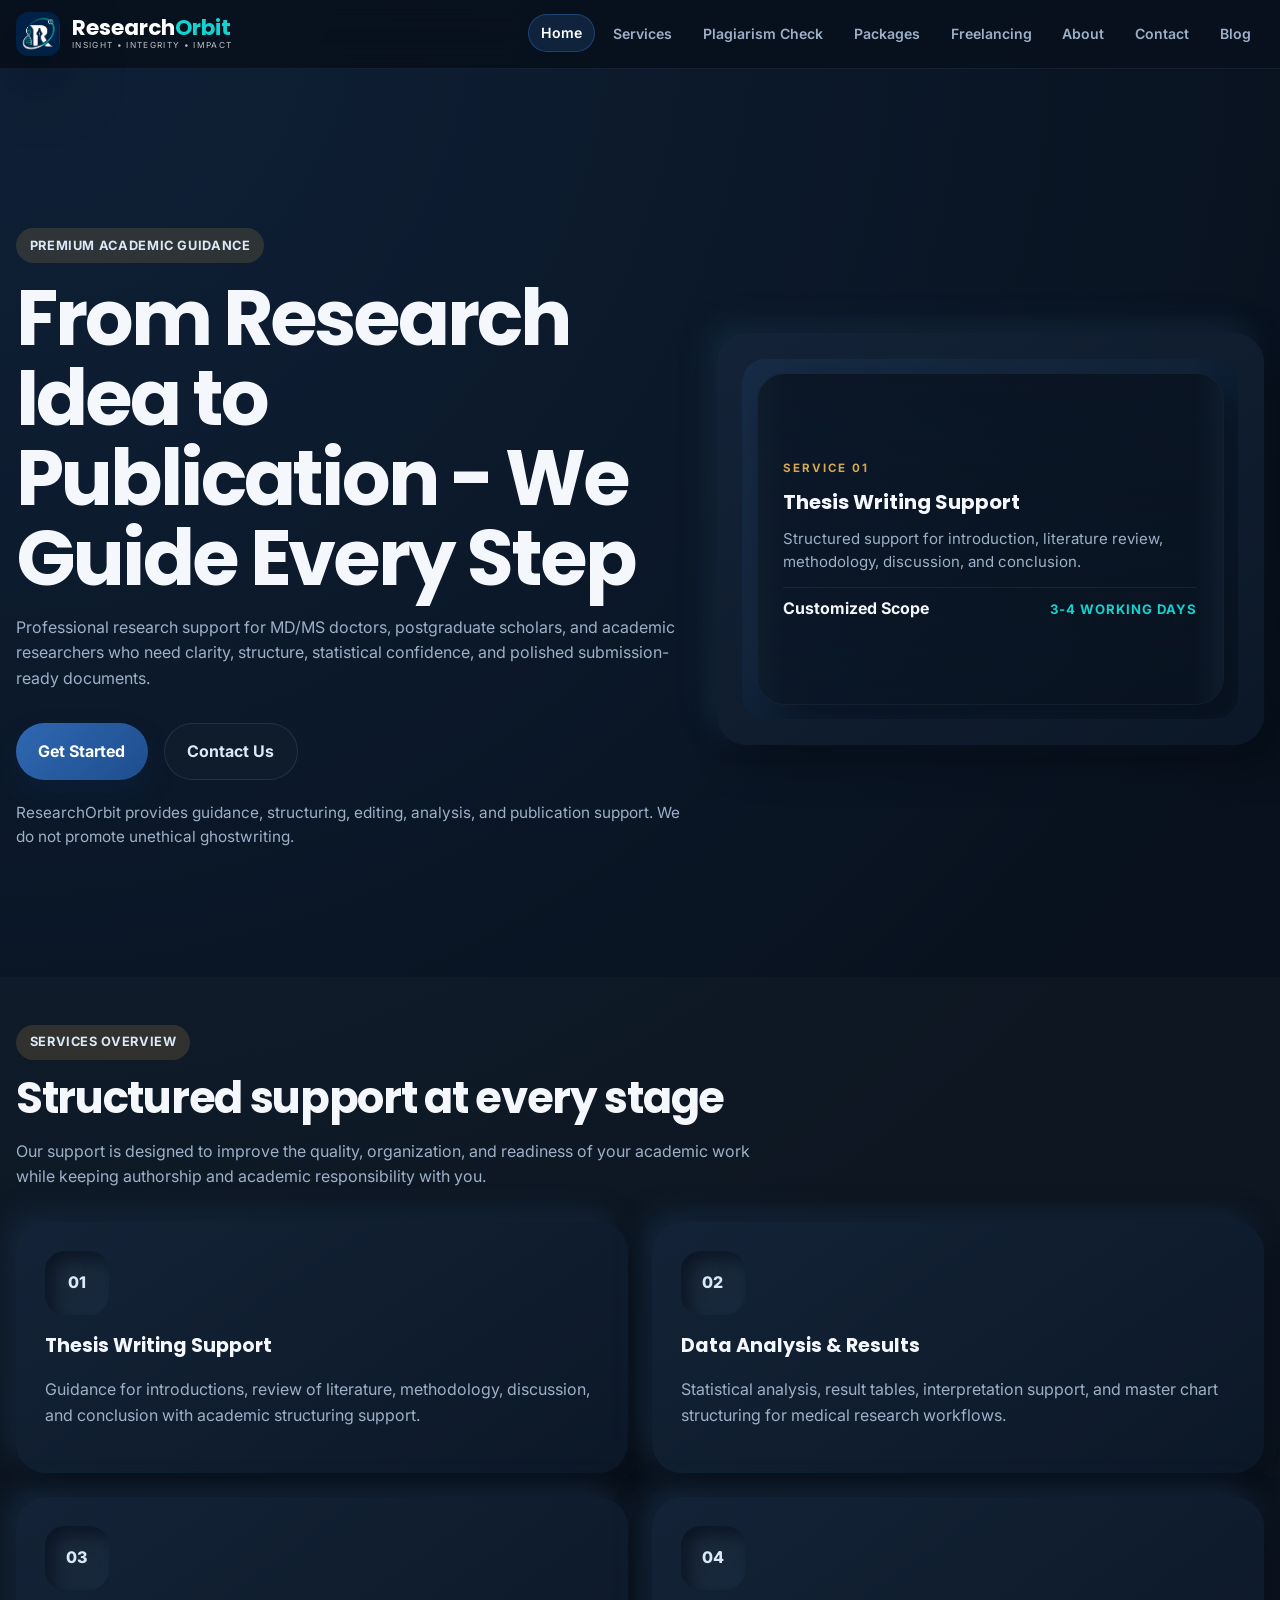
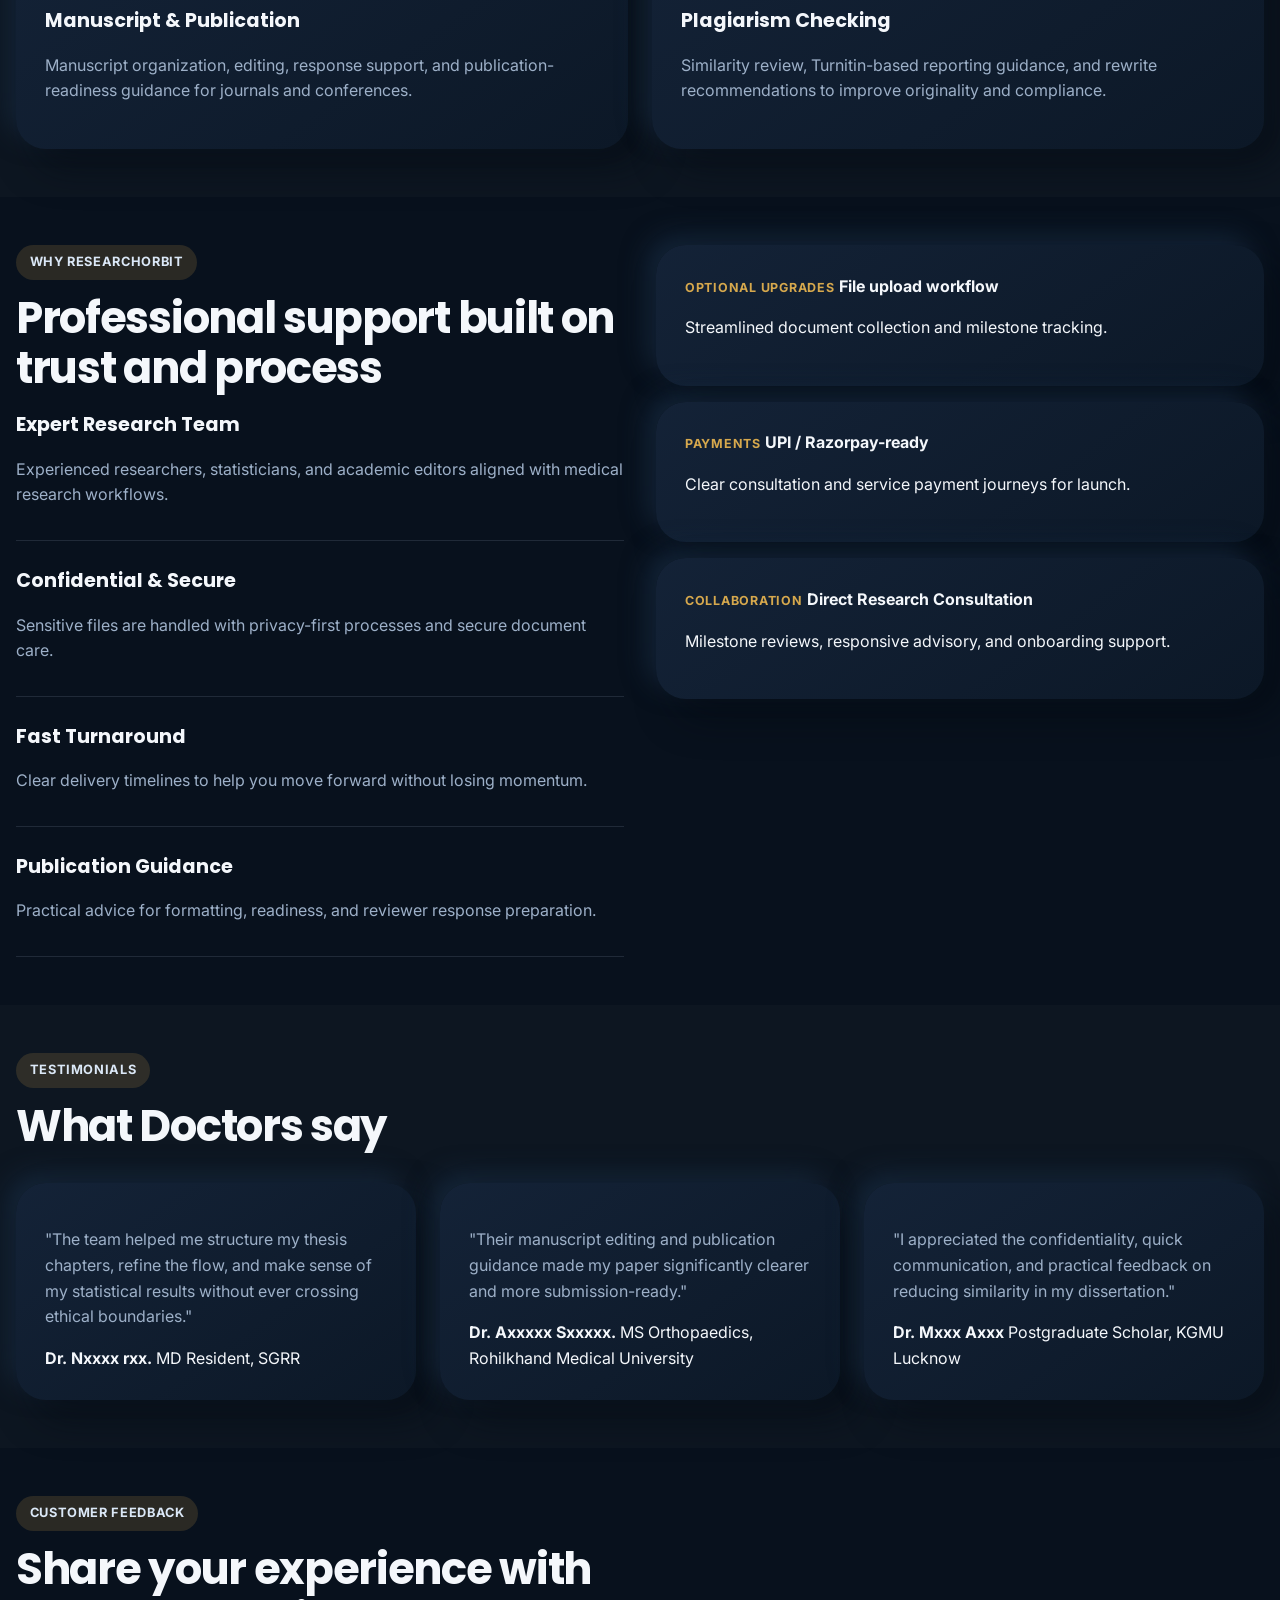
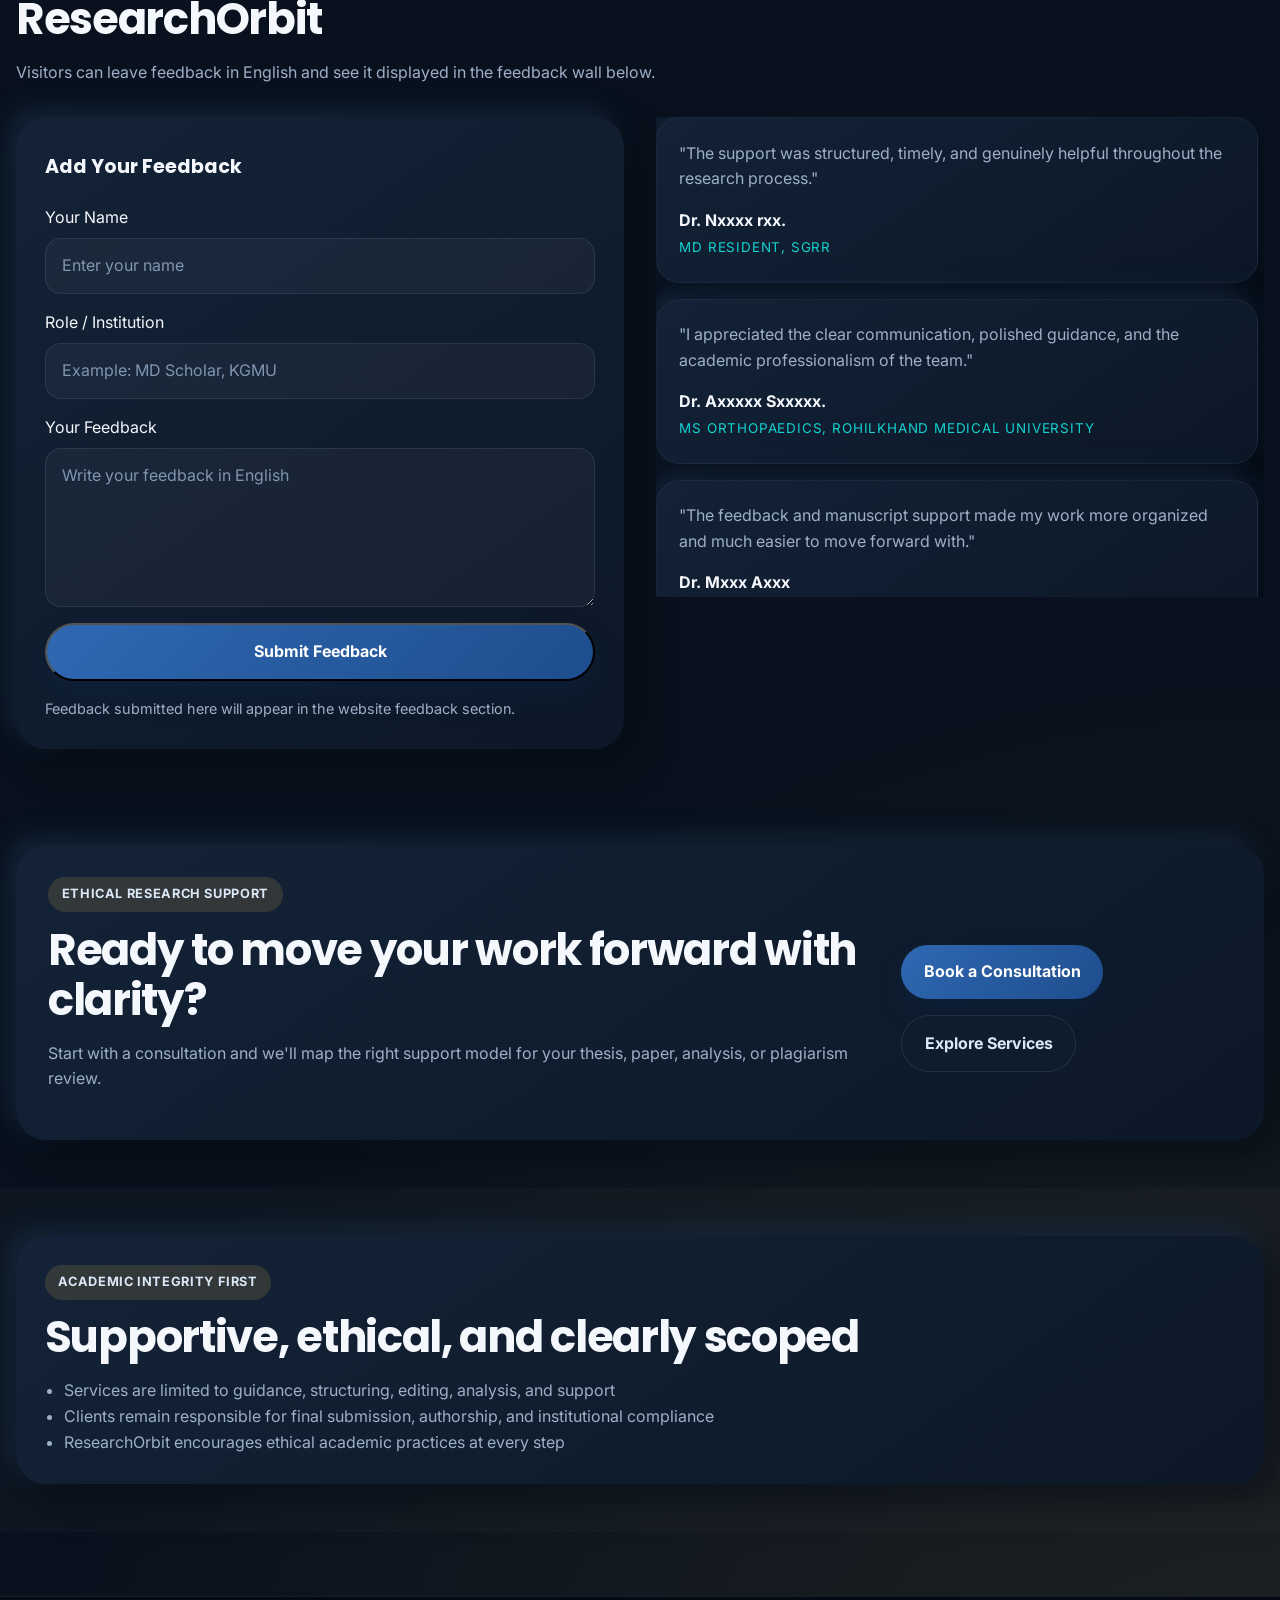
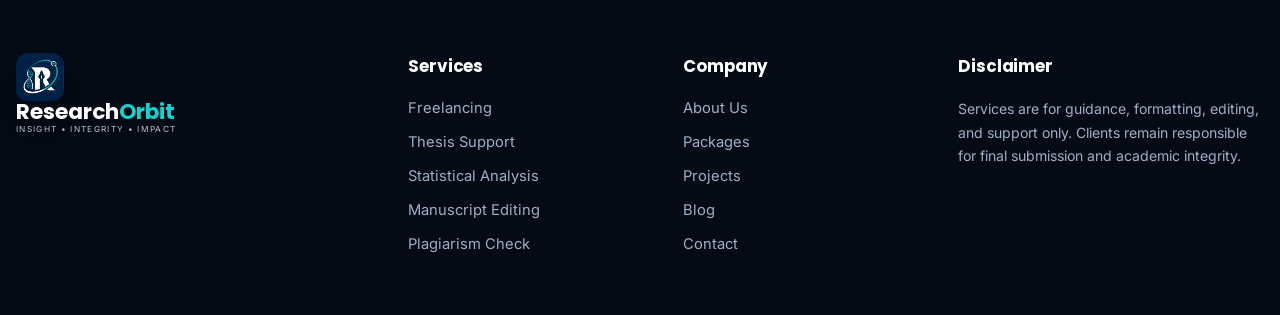
<file: index.html>
<!DOCTYPE html>
<html lang="en">
  <head>
    <meta charset="UTF-8" />
    <meta name="viewport" content="width=device-width, initial-scale=1.0" />
    <meta
      name="description"
      content="ResearchOrbit offers ethical thesis writing support, medical research assistance, plagiarism checks, manuscript structuring, and publication support for MD/MS doctors and scholars in India."
    />
    <meta
      name="keywords"
      content="Thesis writing support India, MD MS research help, Medical thesis assistance, Plagiarism check services India, Research paper publication support"
    />
    <title>ResearchOrbit | Ethical Research Support for Doctors & Scholars</title>
    <link rel="preconnect" href="https://fonts.googleapis.com" />
    <link rel="preconnect" href="https://fonts.gstatic.com" crossorigin />
    <link
      href="https://fonts.googleapis.com/css2?family=Inter:wght@400;500;600;700;800&family=Poppins:wght@500;600;700&display=swap"
      rel="stylesheet"
    />
    <link rel="stylesheet" href="./styles.css" />
  </head>
  <body>
    <div class="site-shell">
      <header class="site-header">
        <div class="container nav-wrap">
          <a class="brand" href="/">
            <img class="brand-mark" src="./logo.png" alt="ResearchOrbit logo" />
            <span>
              <strong><span class="brand-primary">Research</span><span class="brand-accent">Orbit</span></strong>
              <small>INSIGHT • INTEGRITY • IMPACT</small>
            </span>
          </a>
          <button
            class="nav-toggle"
            type="button"
            aria-expanded="false"
            aria-controls="site-nav"
            data-nav-toggle
          >
            <span></span>
            <span></span>
            <span></span>
          </button>
          <nav class="site-nav" id="site-nav" data-nav>
            <a class="active" href="/">Home</a>
            <a href="/services">Services</a>
            <a href="/plagiarism-check">Plagiarism Check</a>
            <a href="/packages">Packages</a>
            <a href="/freelancing">Freelancing</a>
            <a href="/about">About</a>
            <a href="/contact">Contact</a>
            <a href="/blog">Blog</a>
          </nav>
        </div>
      </header>

      <main>
        <section class="hero-section">
          <div class="container hero-grid">
            <div class="hero-copy reveal">
              <span class="eyebrow">Premium Academic Guidance</span>
              <h1>From Research Idea to Publication - We Guide Every Step</h1>
              <p class="lead">
                Professional research support for MD/MS doctors, postgraduate
                scholars, and academic researchers who need clarity, structure,
                statistical confidence, and polished submission-ready documents.
              </p>
              <div class="hero-actions">
                <a class="button button-primary" href="/contact"
                  >Get Started</a
                >
                <a class="button button-secondary" href="/contact"
                  >Contact Us</a
                >
              </div>
              <div class="hero-note">
                ResearchOrbit provides guidance, structuring, editing, analysis,
                and publication support. We do not promote unethical
                ghostwriting.
              </div>
            </div>

            <div class="hero-panel reveal reveal-delay">
              <div class="hero-surface">
                <div class="hero-carousel" data-service-carousel>
                  <div class="hero-carousel-track" data-service-track>
                    <article class="hero-service-item">
                      <span class="hero-service-kicker">Service 01</span>
                      <h3>Thesis Writing Support</h3>
                      <p>Structured support for introduction, literature review, methodology, discussion, and conclusion.</p>
                      <div class="hero-service-meta">
                        <strong>Customized Scope</strong>
                        <span>3-4 working days</span>
                      </div>
                    </article>
                    <article class="hero-service-item">
                      <span class="hero-service-kicker">Service 02</span>
                      <h3>Master Chart</h3>
                      <p>Data structuring support with variable mapping, cleaning guidance, and analysis-ready preparation.</p>
                      <div class="hero-service-meta">
                        <strong>Data Cleaning &amp; Code</strong>
                        <span>3-4 working days</span>
                      </div>
                    </article>
                    <article class="hero-service-item">
                      <span class="hero-service-kicker">Service 03</span>
                      <h3>Results and Statistics</h3>
                      <p>Descriptive and inferential analysis guidance with tables, interpretation, and polished result framing.</p>
                      <div class="hero-service-meta">
                        <strong>Inferential Analytics</strong>
                        <span>3-4 working days</span>
                      </div>
                    </article>
                    <article class="hero-service-item">
                      <span class="hero-service-kicker">Service 04</span>
                      <h3>Plagiarism Review</h3>
                      <p>Similarity support, confidential document handling, and practical recommendations for reduction.</p>
                      <div class="hero-service-meta">
                        <strong>Confidential</strong>
                        <span>Fast review</span>
                      </div>
                    </article>
                    <article class="hero-service-item">
                      <span class="hero-service-kicker">Service 05</span>
                      <h3>Manuscript Support</h3>
                      <p>Article structuring, language polishing, and publication-readiness support for journal submission.</p>
                      <div class="hero-service-meta">
                        <strong>Publication Standards</strong>
                        <span>3-4 working days</span>
                      </div>
                    </article>
                    <article class="hero-service-item">
                      <span class="hero-service-kicker">Service 06</span>
                      <h3>PPT and Poster</h3>
                      <p>Academic presentation design for viva, conference posters, and speaker-friendly thesis slides.</p>
                      <div class="hero-service-meta">
                        <strong>Defense Ready</strong>
                        <span>1-2 working days</span>
                      </div>
                    </article>
                    <article class="hero-service-item">
                      <span class="hero-service-kicker">Service 07</span>
                      <h3>Synopsis / Protocol</h3>
                      <p>Institution-ready synopsis and protocol structuring with objective and methodology alignment.</p>
                      <div class="hero-service-meta">
                        <strong>Protocol Alignment</strong>
                        <span>3-4 working days</span>
                      </div>
                    </article>
                    <article class="hero-service-item">
                      <span class="hero-service-kicker">Service 08</span>
                      <h3>Topic Selection</h3>
                      <p>Practical and publishable topic guidance based on specialty, feasibility, and academic scope.</p>
                      <div class="hero-service-meta">
                        <strong>Specialty Alignment</strong>
                        <span>1 working day</span>
                      </div>
                    </article>
                    <article class="hero-service-item">
                      <span class="hero-service-kicker">Service 09</span>
                      <h3>Case Report Support</h3>
                      <p>Clinical narrative organization, editing support, and journal-oriented presentation guidance.</p>
                      <div class="hero-service-meta">
                        <strong>Clinical Reporting</strong>
                        <span>3-4 working days</span>
                      </div>
                    </article>
                  </div>
                </div>
              </div>
            </div>
          </div>
        </section>

        <section class="section section-tinted">
          <div class="container">
            <div class="section-heading reveal">
              <span class="eyebrow">Services Overview</span>
              <h2>Structured support at every stage</h2>
              <p>
                Our support is designed to improve the quality, organization,
                and readiness of your academic work while keeping authorship and
                academic responsibility with you.
              </p>
            </div>
            <div class="service-grid">
              <article class="service-card reveal">
                <div class="icon-well">01</div>
                <h3>Thesis Writing Support</h3>
                <p>
                  Guidance for introductions, review of literature, methodology,
                  discussion, and conclusion with academic structuring support.
                </p>
              </article>
              <article class="service-card reveal">
                <div class="icon-well">02</div>
                <h3>Data Analysis &amp; Results</h3>
                <p>
                  Statistical analysis, result tables, interpretation support,
                  and master chart structuring for medical research workflows.
                </p>
              </article>
              <article class="service-card reveal">
                <div class="icon-well">03</div>
                <h3>Manuscript &amp; Publication</h3>
                <p>
                  Manuscript organization, editing, response support, and
                  publication-readiness guidance for journals and conferences.
                </p>
              </article>
              <article class="service-card reveal">
                <div class="icon-well">04</div>
                <h3>Plagiarism Checking</h3>
                <p>
                  Similarity review, Turnitin-based reporting guidance, and
                  rewrite recommendations to improve originality and compliance.
                </p>
              </article>
            </div>
          </div>
        </section>

        <section class="section">
          <div class="container">
            <div class="split-panel">
              <div class="panel-copy reveal">
                <span class="eyebrow">Why ResearchOrbit</span>
                <h2>Professional support built on trust and process</h2>
                <div class="feature-list">
                  <article class="feature-item">
                    <h3>Expert Research Team</h3>
                    <p>
                      Experienced researchers, statisticians, and academic
                      editors aligned with medical research workflows.
                    </p>
                  </article>
                  <article class="feature-item">
                    <h3>Confidential &amp; Secure</h3>
                    <p>
                      Sensitive files are handled with privacy-first processes
                      and secure document care.
                    </p>
                  </article>
                  <article class="feature-item">
                    <h3>Fast Turnaround</h3>
                    <p>
                      Clear delivery timelines to help you move forward without
                      losing momentum.
                    </p>
                  </article>
                  <article class="feature-item">
                    <h3>Publication Guidance</h3>
                    <p>
                      Practical advice for formatting, readiness, and reviewer
                      response preparation.
                    </p>
                  </article>
                </div>
              </div>
              <div class="panel-stack reveal reveal-delay">
                <div class="info-card">
                  <span>Optional Upgrades</span>
                  <strong>File upload workflow</strong>
                  <p>Streamlined document collection and milestone tracking.</p>
                </div>
                <div class="info-card">
                  <span>Payments</span>
                  <strong>UPI / Razorpay-ready</strong>
                  <p>Clear consultation and service payment journeys for launch.</p>
                </div>
                <div class="info-card">
                  <span>Collaboration</span>
                  <strong>Direct Research Consultation</strong>
                  <p>Milestone reviews, responsive advisory, and onboarding support.</p>
                </div>
              </div>
            </div>
          </div>
        </section>

        <section class="section section-tinted">
          <div class="container">
            <div class="section-heading reveal">
              <span class="eyebrow">Testimonials</span>
              <h2>What Doctors say</h2>
            </div>
            <div class="testimonial-grid">
              <article class="testimonial-card reveal">
                <p>
                  "The team helped me structure my thesis chapters, refine the
                  flow, and make sense of my statistical results without ever
                  crossing ethical boundaries."
                </p>
                <strong>Dr. Nxxxx rxx.</strong>
                <span>MD Resident, SGRR</span>
              </article>
              <article class="testimonial-card reveal">
                <p>
                  "Their manuscript editing and publication guidance made my
                  paper significantly clearer and more submission-ready."
                </p>
                <strong>Dr. Axxxxx Sxxxxx.</strong>
                <span>MS Orthopaedics, Rohilkhand Medical University</span>
              </article>
              <article class="testimonial-card reveal">
                <p>
                  "I appreciated the confidentiality, quick communication, and
                  practical feedback on reducing similarity in my dissertation."
                </p>
                <strong>Dr. Mxxx Axxx</strong>
                <span>Postgraduate Scholar, KGMU Lucknow</span>
              </article>
            </div>
          </div>
        </section>

        <section class="section">
          <div class="container">
            <div class="section-heading reveal">
              <span class="eyebrow">Customer Feedback</span>
              <h2>Share your experience with ResearchOrbit</h2>
              <p>
                Visitors can leave feedback in English and see it displayed in
                the feedback wall below.
              </p>
            </div>
            <div class="feedback-layout">
              <form class="feedback-form soft-card reveal" data-feedback-form>
                <h3>Add Your Feedback</h3>
                <label>
                  <span>Your Name</span>
                  <input type="text" name="name" placeholder="Enter your name" required />
                </label>
                <label>
                  <span>Role / Institution</span>
                  <input type="text" name="role" placeholder="Example: MD Scholar, KGMU" required />
                </label>
                <label>
                  <span>Your Feedback</span>
                  <textarea
                    name="message"
                    rows="5"
                    placeholder="Write your feedback in English"
                    required
                  ></textarea>
                </label>
                <button class="button button-primary" type="submit">Submit Feedback</button>
                <p class="feedback-note">
                  Feedback submitted here will appear in the website feedback section.
                </p>
              </form>

              <div class="feedback-wall" data-feedback-list></div>
            </div>
          </div>
        </section>

        <section class="section">
          <div class="container">
            <div class="cta-banner reveal">
              <div>
                <span class="eyebrow">Ethical Research Support</span>
                <h2>Ready to move your work forward with clarity?</h2>
                <p>
                  Start with a consultation and we'll map the right support
                  model for your thesis, paper, analysis, or plagiarism review.
                </p>
              </div>
              <div class="cta-actions">
                <a class="button button-primary" href="/contact"
                  >Book a Consultation</a
                >
                <a class="button button-secondary" href="/services"
                  >Explore Services</a
                >
              </div>
            </div>
          </div>
        </section>

        <section class="section section-tinted">
          <div class="container">
            <div class="disclaimer-card reveal">
              <span class="eyebrow">Academic Integrity First</span>
              <h2>Supportive, ethical, and clearly scoped</h2>
              <ul class="detail-list">
                <li>Services are limited to guidance, structuring, editing, analysis, and support</li>
                <li>Clients remain responsible for final submission, authorship, and institutional compliance</li>
                <li>ResearchOrbit encourages ethical academic practices at every step</li>
              </ul>
            </div>
          </div>
        </section>
      </main>

      <footer class="site-footer">
        <div class="container footer-grid">
          <div>
            <a class="brand brand-footer" href="/">
              <img class="brand-mark" src="./logo.png" alt="ResearchOrbit logo" />
              <span>
                <strong><span class="brand-primary">Research</span><span class="brand-accent">Orbit</span></strong>
                <small>INSIGHT • INTEGRITY • IMPACT</small>
              </span>
            </a>
          </div>
          <div>
            <h3>Services</h3>
            <a href="/freelancing">Freelancing</a>
            <a href="/services">Thesis Support</a>
            <a href="/services">Statistical Analysis</a>
            <a href="/services">Manuscript Editing</a>
            <a href="/plagiarism-check">Plagiarism Check</a>
          </div>
          <div>
            <h3>Company</h3>
            <a href="/about">About Us</a>
            <a href="/packages">Packages</a>
            <a href="/freelancing">Projects</a>
            <a href="/blog">Blog</a>
            <a href="/contact">Contact</a>
          </div>
          <div>
            <h3>Disclaimer</h3>
            <p>
              Services are for guidance, formatting, editing, and support only.
              Clients remain responsible for final submission and academic
              integrity.
            </p>
          </div>
        </div>
      </footer>
    </div>

    <script src="./script.js"></script>
  </body>
</html>
</file>
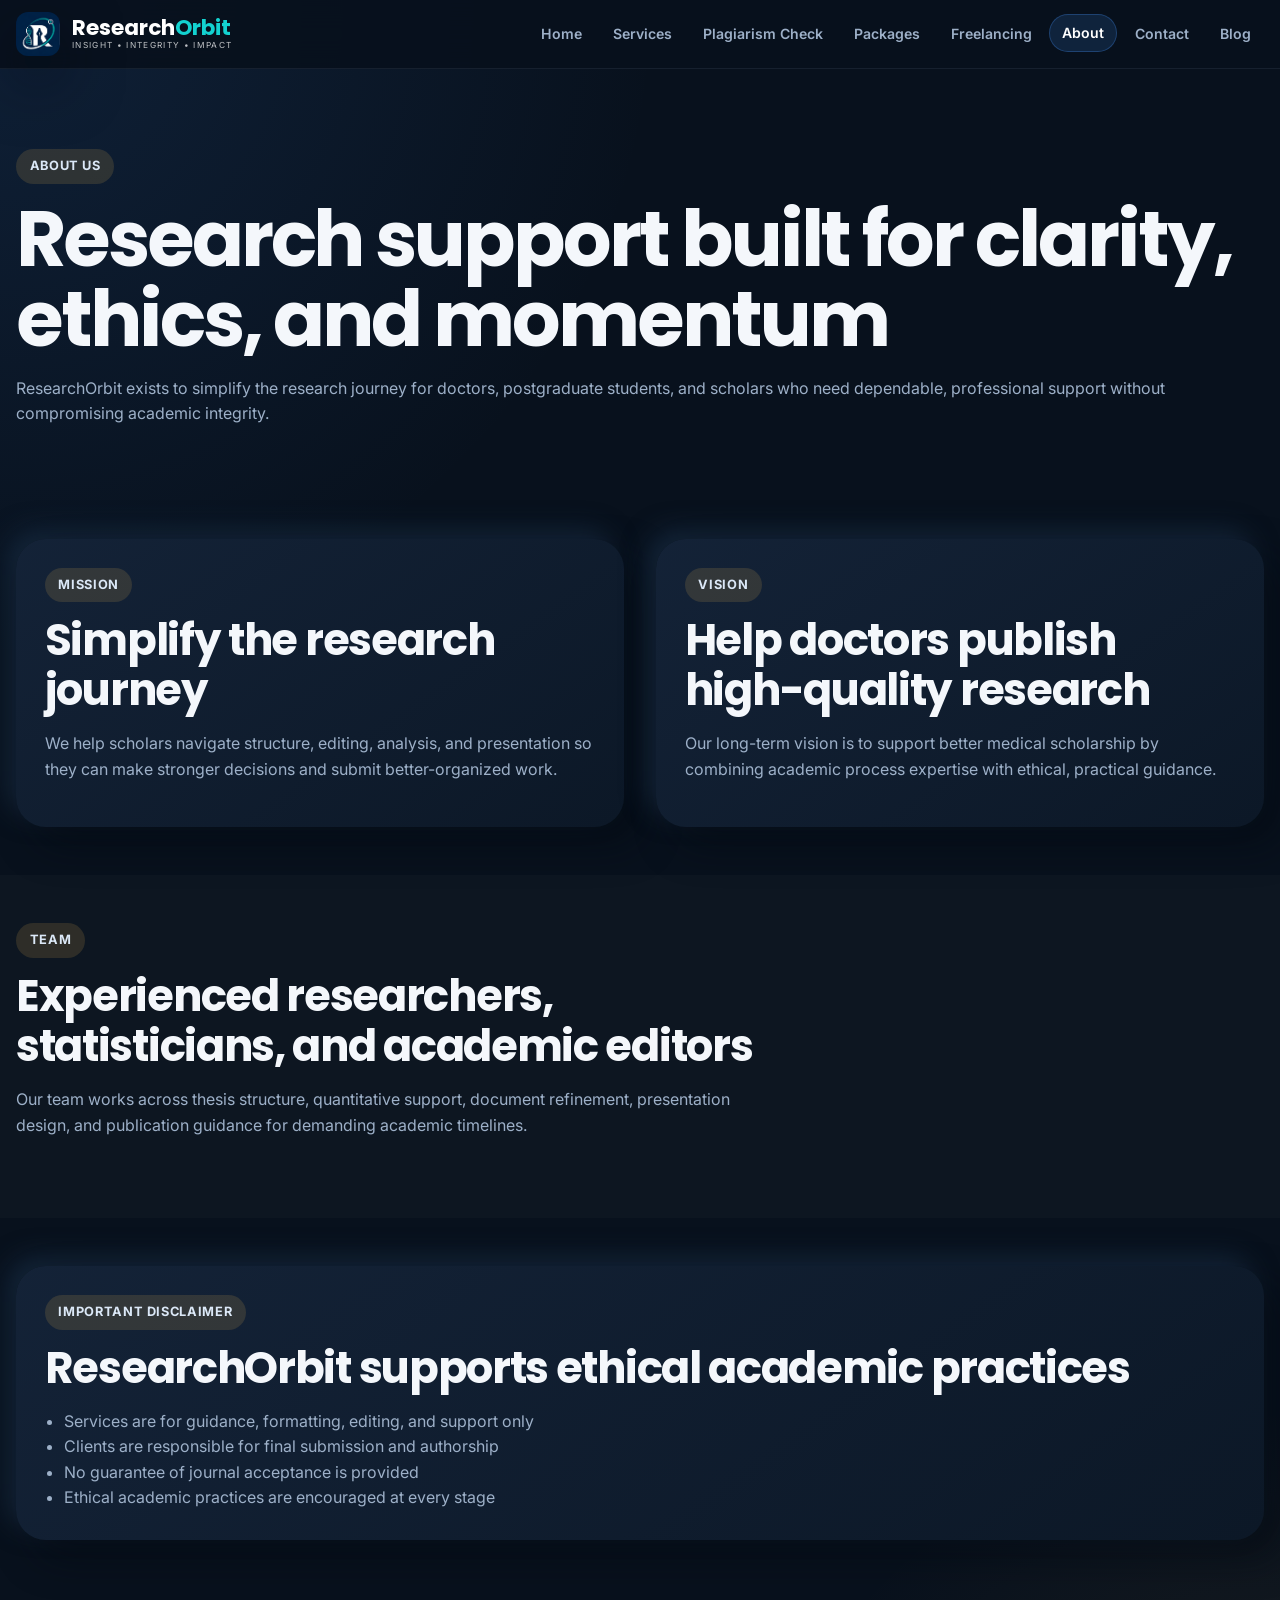
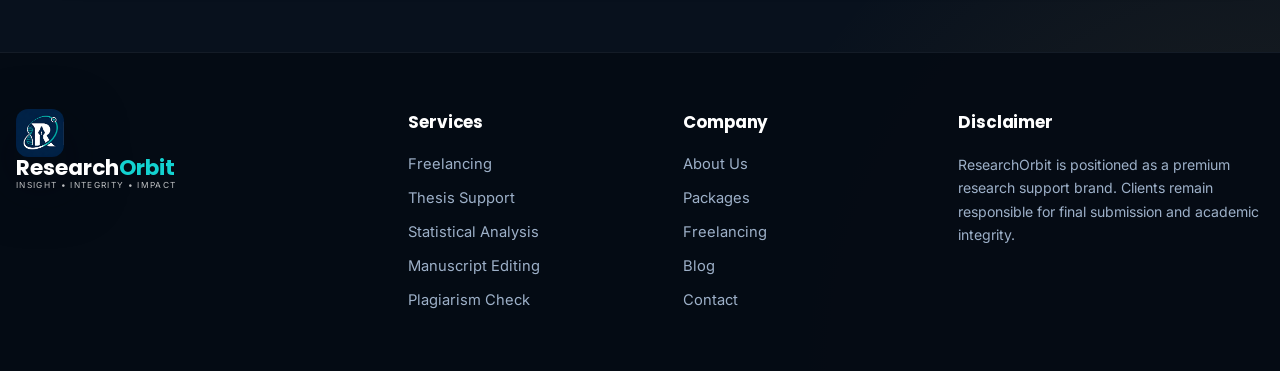
<file: about.html>
<!DOCTYPE html>
<html lang="en">
  <head>
    <meta charset="UTF-8" />
    <meta name="viewport" content="width=device-width, initial-scale=1.0" />
    <meta
      name="description"
      content="Learn about ResearchOrbit's mission, vision, and team of experienced researchers, statisticians, and academic editors."
    />
    <title>About Us | ResearchOrbit</title>
    <link rel="preconnect" href="https://fonts.googleapis.com" />
    <link rel="preconnect" href="https://fonts.gstatic.com" crossorigin />
    <link
      href="https://fonts.googleapis.com/css2?family=Inter:wght@400;500;600;700;800&family=Poppins:wght@500;600;700&display=swap"
      rel="stylesheet"
    />
    <link rel="stylesheet" href="./styles.css" />
  </head>
  <body>
    <div class="site-shell">
      <header class="site-header">
        <div class="container nav-wrap">
          <a class="brand" href="/">
            <img class="brand-mark" src="./logo.png" alt="ResearchOrbit logo" />
            <span>
              <strong><span class="brand-primary">Research</span><span class="brand-accent">Orbit</span></strong>
              <small>INSIGHT • INTEGRITY • IMPACT</small>
            </span>
          </a>
          <button class="nav-toggle" type="button" aria-expanded="false" aria-controls="site-nav" data-nav-toggle>
            <span></span><span></span><span></span>
          </button>
          <nav class="site-nav" id="site-nav" data-nav>
            <a href="/">Home</a>
            <a href="/services">Services</a>
            <a href="/plagiarism-check">Plagiarism Check</a>
            <a href="/packages">Packages</a>
            <a href="/freelancing">Freelancing</a>
            <a class="active" href="/about">About</a>
            <a href="/contact">Contact</a>
            <a href="/blog">Blog</a>
          </nav>
        </div>
      </header>

      <main class="page-main">
        <section class="page-hero">
          <div class="container">
            <span class="eyebrow">About Us</span>
            <h1>Research support built for clarity, ethics, and momentum</h1>
            <p class="lead">
              ResearchOrbit exists to simplify the research journey for doctors,
              postgraduate students, and scholars who need dependable,
              professional support without compromising academic integrity.
            </p>
          </div>
        </section>

        <section class="section">
          <div class="container two-column-grid">
            <article class="soft-card reveal">
              <span class="eyebrow">Mission</span>
              <h2>Simplify the research journey</h2>
              <p>
                We help scholars navigate structure, editing, analysis, and
                presentation so they can make stronger decisions and submit
                better-organized work.
              </p>
            </article>
            <article class="soft-card reveal">
              <span class="eyebrow">Vision</span>
              <h2>Help doctors publish high-quality research</h2>
              <p>
                Our long-term vision is to support better medical scholarship by
                combining academic process expertise with ethical, practical
                guidance.
              </p>
            </article>
          </div>
        </section>

        <section class="section section-tinted">
          <div class="container">
            <div class="section-heading reveal">
              <span class="eyebrow">Team</span>
              <h2>Experienced researchers, statisticians, and academic editors</h2>
              <p>
                Our team works across thesis structure, quantitative support,
                document refinement, presentation design, and publication
                guidance for demanding academic timelines.
              </p>
            </div>
          </div>
        </section>

        <section class="section">
          <div class="container">
            <div class="disclaimer-card reveal">
              <span class="eyebrow">Important Disclaimer</span>
              <h2>ResearchOrbit supports ethical academic practices</h2>
              <ul class="detail-list">
                <li>Services are for guidance, formatting, editing, and support only</li>
                <li>Clients are responsible for final submission and authorship</li>
                <li>No guarantee of journal acceptance is provided</li>
                <li>Ethical academic practices are encouraged at every stage</li>
              </ul>
            </div>
          </div>
        </section>
      </main>

      <footer class="site-footer">
        <div class="container footer-grid">
          <div>
            <a class="brand brand-footer" href="/">
              <img class="brand-mark" src="./logo.png" alt="ResearchOrbit logo" />
              <span>
                <strong><span class="brand-primary">Research</span><span class="brand-accent">Orbit</span></strong>
                <small>INSIGHT • INTEGRITY • IMPACT</small>
              </span>
            </a>
          </div>
          <div>
            <h3>Services</h3>
            <a href="/freelancing">Freelancing</a>
            <a href="/services">Thesis Support</a>
            <a href="/services">Statistical Analysis</a>
            <a href="/services">Manuscript Editing</a>
            <a href="/plagiarism-check">Plagiarism Check</a>
          </div>
          <div>
            <h3>Company</h3>
            <a class="active" href="/about">About Us</a>
            <a href="/packages">Packages</a>
            <a href="/freelancing">Freelancing</a>
            <a href="/blog">Blog</a>
            <a href="/contact">Contact</a>
          </div>
          <div>
            <h3>Disclaimer</h3>
            <p>
              ResearchOrbit is positioned as a premium research support brand. Clients remain responsible for final submission and academic integrity.
            </p>
          </div>
        </div>
      </footer>
    </div>
    <script src="./script.js"></script>
  </body>
</html>
</file>
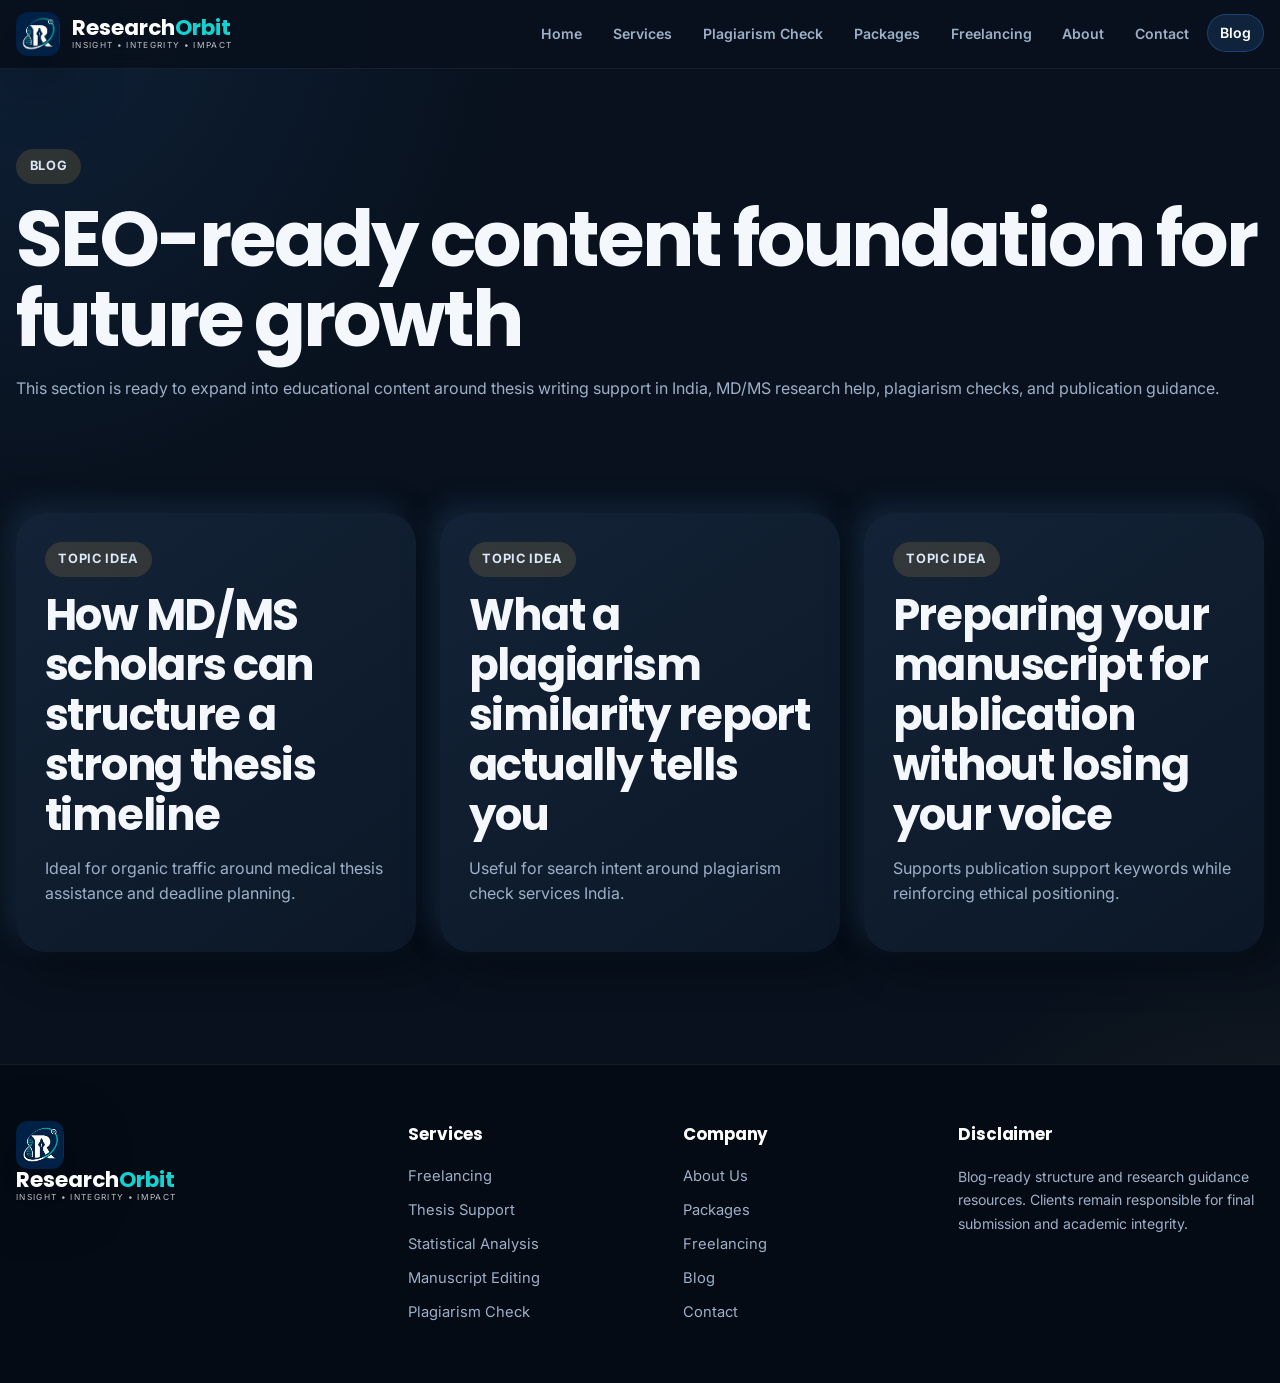
<file: blog.html>
<!DOCTYPE html>
<html lang="en">
  <head>
    <meta charset="UTF-8" />
    <meta name="viewport" content="width=device-width, initial-scale=1.0" />
    <meta
      name="description"
      content="ResearchOrbit blog topics for thesis writing support India, MD MS research help, plagiarism check services, and research publication guidance."
    />
    <title>Blog | ResearchOrbit</title>
    <link rel="preconnect" href="https://fonts.googleapis.com" />
    <link rel="preconnect" href="https://fonts.gstatic.com" crossorigin />
    <link
      href="https://fonts.googleapis.com/css2?family=Inter:wght@400;500;600;700;800&family=Poppins:wght@500;600;700&display=swap"
      rel="stylesheet"
    />
    <link rel="stylesheet" href="./styles.css" />
  </head>
  <body>
    <div class="site-shell">
      <header class="site-header">
        <div class="container nav-wrap">
          <a class="brand" href="/">
            <img class="brand-mark" src="./logo.png" alt="ResearchOrbit logo" />
            <span>
              <strong><span class="brand-primary">Research</span><span class="brand-accent">Orbit</span></strong>
              <small>INSIGHT • INTEGRITY • IMPACT</small>
            </span>
          </a>
          <button class="nav-toggle" type="button" aria-expanded="false" aria-controls="site-nav" data-nav-toggle>
            <span></span><span></span><span></span>
          </button>
          <nav class="site-nav" id="site-nav" data-nav>
            <a href="/">Home</a>
            <a href="/services">Services</a>
            <a href="/plagiarism-check">Plagiarism Check</a>
            <a href="/packages">Packages</a>
            <a href="/freelancing">Freelancing</a>
            <a href="/about">About</a>
            <a href="/contact">Contact</a>
            <a class="active" href="/blog">Blog</a>
          </nav>
        </div>
      </header>

      <main class="page-main">
        <section class="page-hero">
          <div class="container">
            <span class="eyebrow">Blog</span>
            <h1>SEO-ready content foundation for future growth</h1>
            <p class="lead">
              This section is ready to expand into educational content around
              thesis writing support in India, MD/MS research help, plagiarism
              checks, and publication guidance.
            </p>
          </div>
        </section>

        <section class="section">
          <div class="container blog-grid">
            <article class="soft-card reveal">
              <span class="eyebrow">Topic Idea</span>
              <h2>How MD/MS scholars can structure a strong thesis timeline</h2>
              <p>Ideal for organic traffic around medical thesis assistance and deadline planning.</p>
            </article>
            <article class="soft-card reveal">
              <span class="eyebrow">Topic Idea</span>
              <h2>What a plagiarism similarity report actually tells you</h2>
              <p>Useful for search intent around plagiarism check services India.</p>
            </article>
            <article class="soft-card reveal">
              <span class="eyebrow">Topic Idea</span>
              <h2>Preparing your manuscript for publication without losing your voice</h2>
              <p>Supports publication support keywords while reinforcing ethical positioning.</p>
            </article>
          </div>
        </section>
      </main>

      <footer class="site-footer">
        <div class="container footer-grid">
          <div>
            <a class="brand brand-footer" href="/">
              <img class="brand-mark" src="./logo.png" alt="ResearchOrbit logo" />
              <span>
                <strong><span class="brand-primary">Research</span><span class="brand-accent">Orbit</span></strong>
                <small>INSIGHT • INTEGRITY • IMPACT</small>
              </span>
            </a>
          </div>
          <div>
            <h3>Services</h3>
            <a href="/freelancing">Freelancing</a>
            <a href="/services">Thesis Support</a>
            <a href="/services">Statistical Analysis</a>
            <a href="/services">Manuscript Editing</a>
            <a href="/plagiarism-check">Plagiarism Check</a>
          </div>
          <div>
            <h3>Company</h3>
            <a href="/about">About Us</a>
            <a href="/packages">Packages</a>
            <a href="/freelancing">Freelancing</a>
            <a class="active" href="/blog">Blog</a>
            <a href="/contact">Contact</a>
          </div>
          <div>
            <h3>Disclaimer</h3>
            <p>
              Blog-ready structure and research guidance resources. Clients remain responsible for final submission and academic integrity.
            </p>
          </div>
        </div>
      </footer>
    </div>
    <script src="./script.js"></script>
  </body>
</html>
</file>
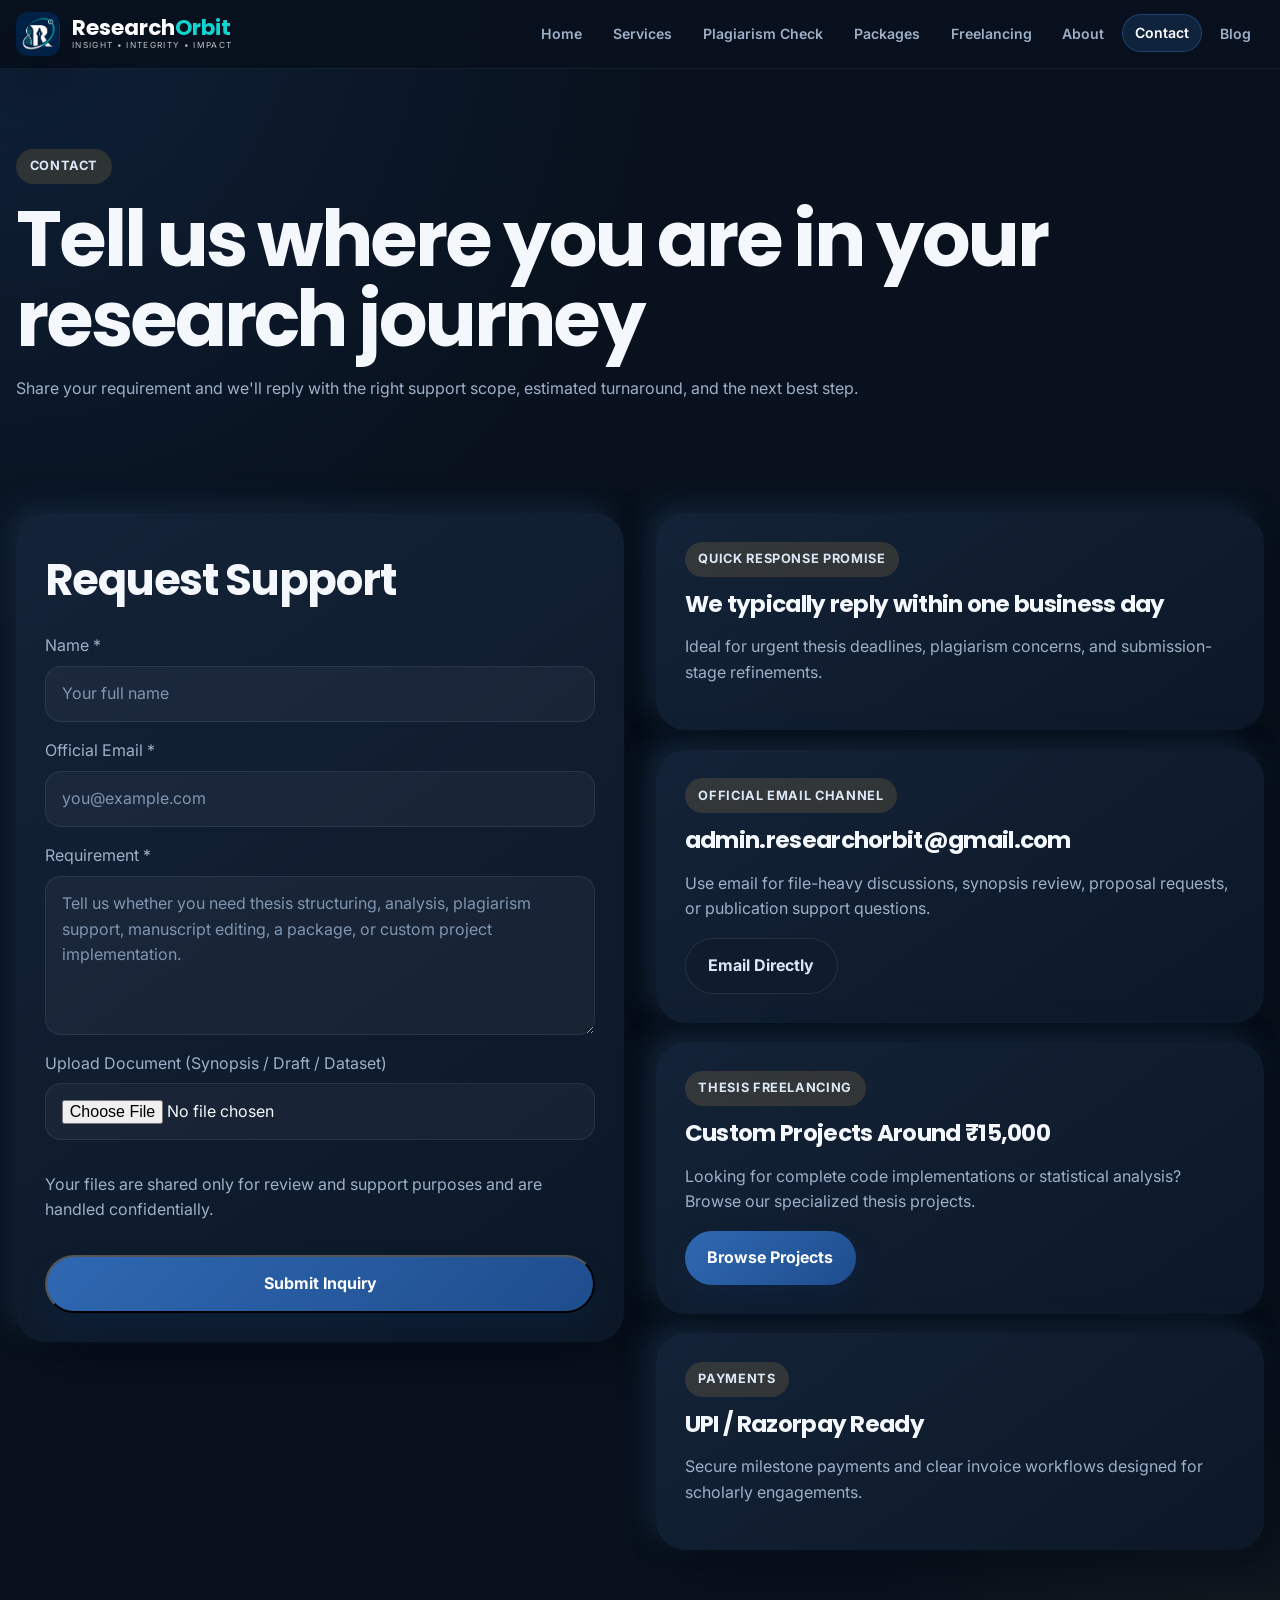
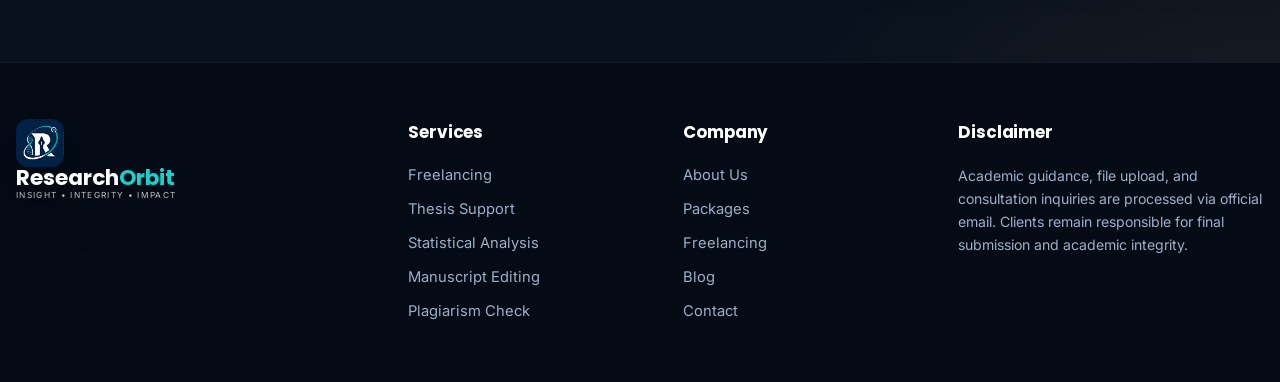
<file: contact.html>
<!DOCTYPE html>
<html lang="en">
  <head>
    <meta charset="UTF-8" />
    <meta name="viewport" content="width=device-width, initial-scale=1.0" />
    <meta
      name="description"
      content="Contact ResearchOrbit for thesis support, plagiarism checks, manuscript editing, and publication guidance. Fast response via our secure inquiry form and official email."
    />
    <title>Contact | ResearchOrbit</title>
    <link rel="preconnect" href="https://fonts.googleapis.com" />
    <link rel="preconnect" href="https://fonts.gstatic.com" crossorigin />
    <link
      href="https://fonts.googleapis.com/css2?family=Inter:wght@400;500;600;700;800&family=Poppins:wght@500;600;700&display=swap"
      rel="stylesheet"
    />
    <link rel="stylesheet" href="./styles.css" />
  </head>
  <body>
    <div class="site-shell">
      <header class="site-header">
        <div class="container nav-wrap">
          <a class="brand" href="/">
            <img class="brand-mark" src="./logo.png" alt="ResearchOrbit logo" />
            <span>
              <strong><span class="brand-primary">Research</span><span class="brand-accent">Orbit</span></strong>
              <small>INSIGHT • INTEGRITY • IMPACT</small>
            </span>
          </a>
          <button class="nav-toggle" type="button" aria-expanded="false" aria-controls="site-nav" data-nav-toggle>
            <span></span><span></span><span></span>
          </button>
          <nav class="site-nav" id="site-nav" data-nav>
            <a href="/">Home</a>
            <a href="/services">Services</a>
            <a href="/plagiarism-check">Plagiarism Check</a>
            <a href="/packages">Packages</a>
            <a href="/freelancing">Freelancing</a>
            <a href="/about">About</a>
            <a class="active" href="/contact">Contact</a>
            <a href="/blog">Blog</a>
          </nav>
        </div>
      </header>

      <main class="page-main">
        <section class="page-hero">
          <div class="container">
            <span class="eyebrow">Contact</span>
            <h1>Tell us where you are in your research journey</h1>
            <p class="lead">
              Share your requirement and we'll reply with the right support
              scope, estimated turnaround, and the next best step.
            </p>
          </div>
        </section>

        <section class="section">
          <div class="container contact-grid">
            <form
              class="contact-form soft-card reveal"
              action="https://formsubmit.co/admin.researchorbit@gmail.com"
              method="POST"
              enctype="multipart/form-data"
            >
              <input type="hidden" name="_subject" value="New ResearchOrbit Inquiry" />
              <input type="hidden" name="_captcha" value="false" />
              <input type="hidden" name="_template" value="table" />
              <h2>Request Support</h2>
              <label>
                <span>Name *</span>
                <input type="text" name="name" placeholder="Your full name" required />
              </label>
              <label>
                <span>Official Email *</span>
                <input type="email" name="email" placeholder="you@example.com" required />
              </label>
              <label>
                <span>Requirement *</span>
                <textarea name="requirement" rows="5" placeholder="Tell us whether you need thesis structuring, analysis, plagiarism support, manuscript editing, a package, or custom project implementation." required></textarea>
              </label>
              <label>
                <span>Upload Document (Synopsis / Draft / Dataset)</span>
                <input type="file" name="attachment" />
              </label>
              <p>Your files are shared only for review and support purposes and are handled confidentially.</p>
              <button class="button button-primary" type="submit">Submit Inquiry</button>
            </form>

            <div class="contact-stack">
              <article class="soft-card reveal">
                <span class="eyebrow">Quick Response Promise</span>
                <h2>We typically reply within one business day</h2>
                <p>Ideal for urgent thesis deadlines, plagiarism concerns, and submission-stage refinements.</p>
              </article>
              <article class="soft-card reveal">
                <span class="eyebrow">Official Email Channel</span>
                <h2>admin.researchorbit@gmail.com</h2>
                <p>Use email for file-heavy discussions, synopsis review, proposal requests, or publication support questions.</p>
                <div style="margin-top: 1rem;">
                  <a class="button button-secondary" href="mailto:admin.researchorbit@gmail.com?subject=ResearchOrbit%20General%20Inquiry">
                    Email Directly
                  </a>
                </div>
              </article>
              <article class="soft-card reveal">
                <span class="eyebrow">Thesis Freelancing</span>
                <h2>Custom Projects Around ₹15,000</h2>
                <p>Looking for complete code implementations or statistical analysis? Browse our specialized thesis projects.</p>
                <div style="margin-top: 1rem;">
                  <a class="button button-primary" href="/freelancing">
                    Browse Projects
                  </a>
                </div>
              </article>
              <article class="soft-card reveal">
                <span class="eyebrow">Payments</span>
                <h2>UPI / Razorpay Ready</h2>
                <p>Secure milestone payments and clear invoice workflows designed for scholarly engagements.</p>
              </article>
            </div>
          </div>
        </section>
      </main>

      <footer class="site-footer">
        <div class="container footer-grid">
          <div>
            <a class="brand brand-footer" href="/">
              <img class="brand-mark" src="./logo.png" alt="ResearchOrbit logo" />
              <span>
                <strong><span class="brand-primary">Research</span><span class="brand-accent">Orbit</span></strong>
                <small>INSIGHT • INTEGRITY • IMPACT</small>
              </span>
            </a>
          </div>
          <div>
            <h3>Services</h3>
            <a href="/freelancing">Freelancing</a>
            <a href="/services">Thesis Support</a>
            <a href="/services">Statistical Analysis</a>
            <a href="/services">Manuscript Editing</a>
            <a href="/plagiarism-check">Plagiarism Check</a>
          </div>
          <div>
            <h3>Company</h3>
            <a href="/about">About Us</a>
            <a href="/packages">Packages</a>
            <a href="/freelancing">Freelancing</a>
            <a href="/blog">Blog</a>
            <a class="active" href="/contact">Contact</a>
          </div>
          <div>
            <h3>Disclaimer</h3>
            <p>
              Academic guidance, file upload, and consultation inquiries are processed via official email. Clients remain responsible for final submission and academic integrity.
            </p>
          </div>
        </div>
      </footer>
    </div>
    <script src="./script.js"></script>
  </body>
</html>
</file>
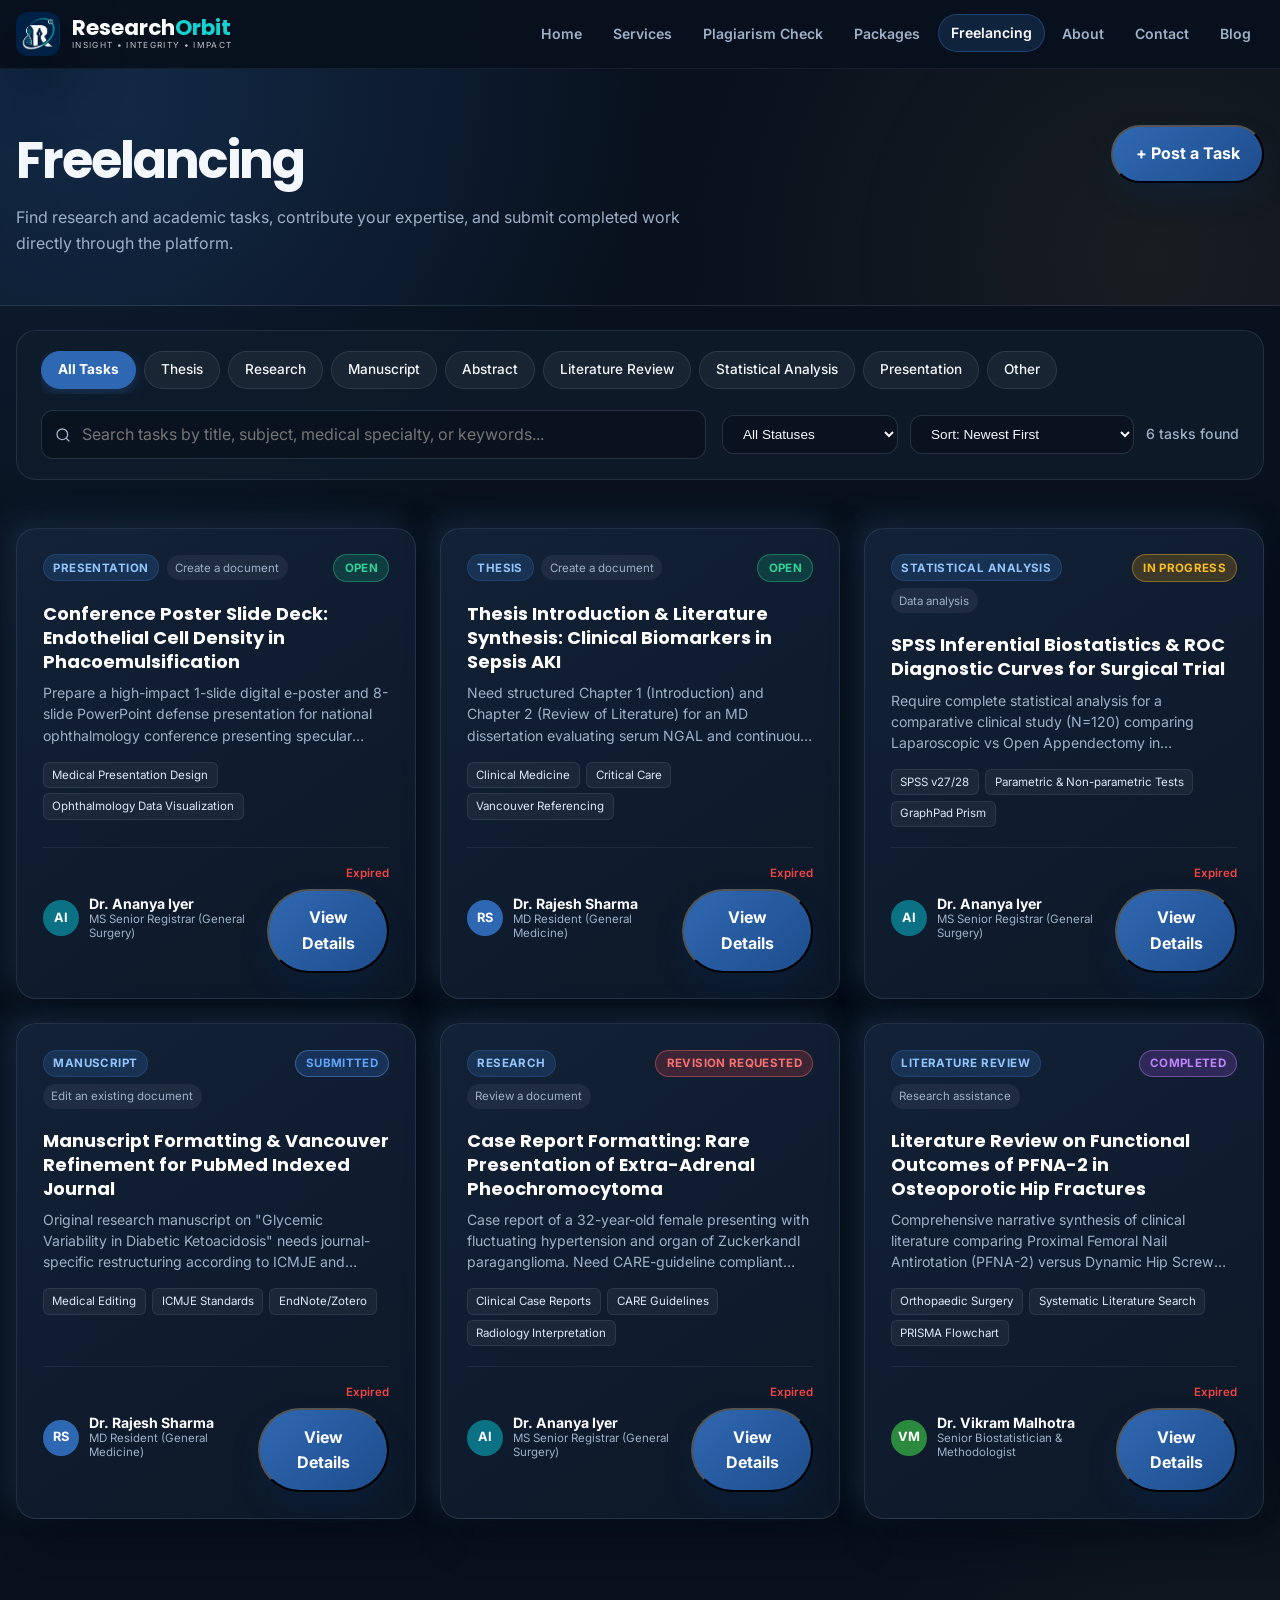
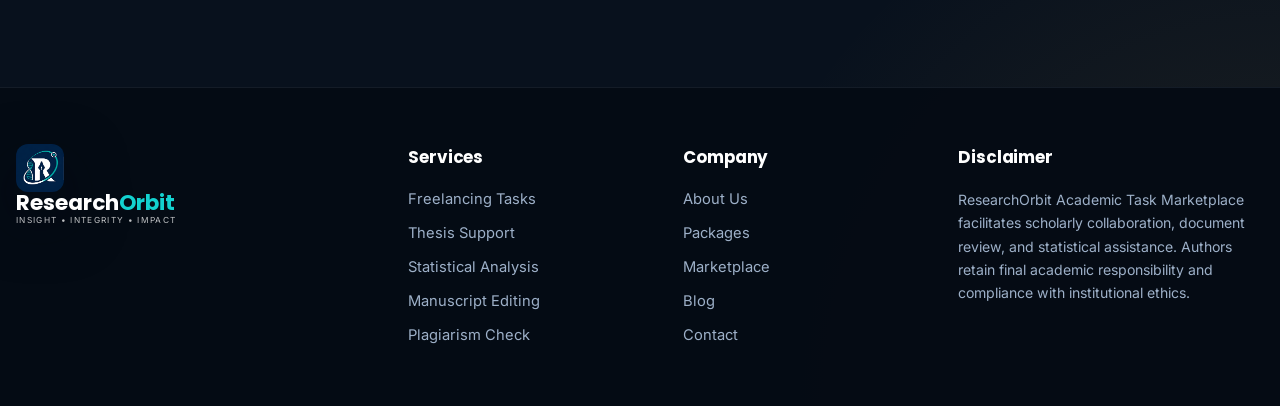
<file: freelancing.html>
<!DOCTYPE html>
<html lang="en">
  <head>
    <meta charset="UTF-8" />
    <meta name="viewport" content="width=device-width, initial-scale=1.0" />
    <meta
      name="description"
      content="ResearchOrbit Academic Task Marketplace. Find research, thesis, biostatistics, manuscript, and literature review tasks. Collaborate, submit completed deliverables, and review revisions directly."
    />
    <meta
      name="keywords"
      content="Academic task marketplace, medical thesis tasks, medical research collaboration, SPSS data analysis tasks, manuscript formatting, literature review collaboration"
    />
    <title>Freelancing | Academic Task Marketplace | ResearchOrbit</title>
    <link rel="preconnect" href="https://fonts.googleapis.com" />
    <link rel="preconnect" href="https://fonts.gstatic.com" crossorigin />
    <link
      href="https://fonts.googleapis.com/css2?family=Inter:wght@400;500;600;700;800&family=Poppins:wght@500;600;700&display=swap"
      rel="stylesheet"
    />
    <link rel="stylesheet" href="./styles.css" />
  </head>
  <body>
    <div class="site-shell">
      <!-- Site Header -->
      <header class="site-header">
        <div class="container nav-wrap">
          <a class="brand" href="/">
            <img class="brand-mark" src="./logo.png" alt="ResearchOrbit logo" />
            <span>
              <strong><span class="brand-primary">Research</span><span class="brand-accent">Orbit</span></strong>
              <small>INSIGHT • INTEGRITY • IMPACT</small>
            </span>
          </a>
          <button class="nav-toggle" type="button" aria-expanded="false" aria-controls="site-nav" data-nav-toggle>
            <span></span><span></span><span></span>
          </button>
          <nav class="site-nav" id="site-nav" data-nav>
            <a href="/">Home</a>
            <a href="/services">Services</a>
            <a href="/plagiarism-check">Plagiarism Check</a>
            <a href="/packages">Packages</a>
            <a class="active" href="/freelancing">Freelancing</a>
            <a href="/about">About</a>
            <a href="/contact">Contact</a>
            <a href="/blog">Blog</a>
          </nav>
        </div>
      </header>

      <main class="page-main">
        <!-- Marketplace Hero & Top Navigation -->
        <section class="marketplace-hero-section">
          <div class="container">
            <div class="marketplace-header-flex">
              <div class="marketplace-header-left">
                <h1>Freelancing</h1>
                <p class="lead">
                  Find research and academic tasks, contribute your expertise, and submit completed work directly through the platform.
                </p>
              </div>

              <div class="marketplace-header-right">
                <!-- CTA Actions -->
                <div class="marketplace-cta-row">
                  <button class="button button-primary" id="btn-open-post-task" type="button">
                    + Post a Task
                  </button>
                </div>
              </div>
            </div>
          </div>
        </section>

        <!-- Marketplace Toolbar (Categories, Search, Filters, Sorting) -->
        <section class="marketplace-toolbar-section">
          <div class="container">
            <div class="marketplace-toolbar-card">
              <!-- Category Chips Horizontal Scroll -->
              <div class="category-chips-scroll" id="marketplace-category-filters">
                <!-- Injected via JavaScript -->
              </div>

              <!-- Search & Filter Controls -->
              <div class="toolbar-bottom-row">
                <div class="search-input-wrap">
                  <svg class="search-icon-svg" viewBox="0 0 24 24" fill="none" stroke="currentColor" stroke-width="2" stroke-linecap="round" stroke-linejoin="round">
                    <circle cx="11" cy="11" r="8"></circle>
                    <line x1="21" y1="21" x2="16.65" y2="16.65"></line>
                  </svg>
                  <input
                    type="text"
                    id="marketplace-search-input"
                    placeholder="Search tasks by title, subject, medical specialty, or keywords..."
                  />
                </div>

                <div class="filters-dropdown-group">
                  <select class="marketplace-filter-select" id="filter-status-select">
                    <option value="all">All Statuses</option>
                    <option value="Open">Open</option>
                    <option value="In Progress">In Progress</option>
                    <option value="Submitted">Submitted</option>
                    <option value="Revision Requested">Revision Requested</option>
                    <option value="Completed">Completed</option>
                  </select>

                  <select class="marketplace-filter-select" id="filter-sort-select">
                    <option value="newest">Sort: Newest First</option>
                    <option value="deadline">Sort: Deadline (Urgent First)</option>
                  </select>

                  <span class="marketplace-meta-count" id="marketplace-task-count">Loading tasks...</span>
                </div>
              </div>
            </div>
          </div>
        </section>

        <!-- Tasks Marketplace Listings -->
        <section class="section" style="padding-top: 0.5rem;">
          <div class="container">
            <div class="tasks-grid" id="task-marketplace-grid">
              <!-- Dynamic Task Cards Rendered by JS -->
            </div>
          </div>
        </section>
      </main>

      <!-- =======================================================
           1. Post a Task Modal
           ======================================================= -->
      <div class="marketplace-modal-overlay" id="modal-post-task">
        <div class="marketplace-modal marketplace-modal-large">
          <div class="modal-header">
            <h3>Post an Academic / Research Task</h3>
            <button class="btn-close-modal" type="button" data-close-modal>&times;</button>
          </div>
          <div class="modal-body">
            <form class="marketplace-form" id="form-post-task">
              <div class="form-field">
                <label>Task Title *</label>
                <input
                  type="text"
                  name="title"
                  placeholder="e.g. Thesis Introduction &amp; Literature Synthesis Required"
                  required
                />
                <small>Be specific regarding the chapter, clinical subject, or academic requirement.</small>
              </div>

              <div class="form-grid-2">
                <div class="form-field">
                  <label>Task Category *</label>
                  <select name="category" id="post-category-select" required></select>
                </div>

                <div class="form-field">
                  <label>Request Type *</label>
                  <select name="request_type" required>
                    <option value="Create a document">Create a document</option>
                    <option value="Edit an existing document">Edit an existing document</option>
                    <option value="Review a document">Review a document</option>
                    <option value="Research assistance">Research assistance</option>
                    <option value="Data analysis">Data analysis</option>
                    <option value="Formatting">Formatting</option>
                    <option value="Other">Other</option>
                  </select>
                </div>
              </div>

              <div class="form-field">
                <label>Detailed Task Description *</label>
                <textarea
                  name="description"
                  rows="4"
                  placeholder="Describe the task, expected output, clinical background, guidelines, and any important methodology instructions."
                  required
                ></textarea>
              </div>

              <div class="form-grid-2">
                <div class="form-field">
                  <label>Subject / Medical Specialty *</label>
                  <input
                    type="text"
                    name="subject"
                    placeholder="e.g. General Medicine, Orthopaedics, Surgery, OBG"
                    required
                  />
                </div>

                <div class="form-field">
                  <label>Expected Format *</label>
                  <input
                    type="text"
                    name="expected_format"
                    placeholder="e.g. MS Word (.docx), SPSS (.sav), PowerPoint (.pptx)"
                    required
                  />
                </div>
              </div>

              <div class="form-grid-2">
                <div class="form-field">
                  <label>Referencing Style</label>
                  <input
                    type="text"
                    name="referencing_style"
                    placeholder="e.g. Vancouver (PubMed indexed), APA 7th, Harvard"
                  />
                </div>

                <div class="form-field">
                  <label>Word Count / Scope Requirement</label>
                  <input
                    type="text"
                    name="word_count"
                    placeholder="e.g. 4,000 words across Chapter 1 &amp; 2 / 120 Sample Size"
                  />
                </div>
              </div>

              <div class="form-grid-2">
                <div class="form-field">
                  <label>Required Skills &amp; Expertise (comma separated)</label>
                  <input
                    type="text"
                    name="expertise"
                    placeholder="e.g. SPSS v28, Critical Care, Vancouver Formatting, Biostatistics"
                  />
                </div>

                <div class="form-field">
                  <label>Target Deadline (Optional)</label>
                  <input type="date" name="deadline" />
                </div>
              </div>

              <div class="form-field">
                <label>Specific Instructions</label>
                <textarea
                  name="instructions"
                  rows="2"
                  placeholder="Any particular formatting guidelines, ethics protocol constraints, or citation guidelines."
                ></textarea>
              </div>

              <div style="display: flex; justify-content: flex-end; gap: 1rem; margin-top: 1rem;">
                <button class="button button-secondary" type="button" data-close-modal>Cancel</button>
                <button class="button button-primary" type="submit">Post Task to Marketplace</button>
              </div>
            </form>
          </div>
        </div>
      </div>

      <!-- =======================================================
           2. Task Details & Claim Modal
           ======================================================= -->
      <div class="marketplace-modal-overlay" id="modal-task-details">
        <div class="marketplace-modal marketplace-modal-large">
          <div class="modal-header">
            <div style="display: flex; align-items: center; gap: 0.75rem;">
              <span class="task-cat-pill" id="detail-task-cat">Category</span>
              <span class="task-request-type" id="detail-task-type">Type</span>
              <span class="task-status-badge" id="detail-task-status">Status</span>
            </div>
            <button class="btn-close-modal" type="button" data-close-modal>&times;</button>
          </div>

          <div class="modal-body">
            <!-- Workflow Stepper -->
            <div class="stepper-tracker" id="detail-task-stepper"></div>

            <h2 id="detail-task-title" style="margin: 0 0 1rem; font-size: 1.45rem; line-height: 1.3;"></h2>

            <div style="display: flex; justify-content: space-between; align-items: center; margin-bottom: 1.5rem; padding-bottom: 1rem; border-bottom: 1px solid rgba(157, 176, 200, 0.12); flex-wrap: wrap; gap: 1rem;">
              <div class="task-author-info" id="detail-task-creator"></div>
              <div>
                <span style="font-size: 0.8rem; color: var(--muted); display: block;">Deadline</span>
                <strong id="detail-task-deadline" style="color: #ffffff; font-size: 0.95rem;"></strong>
              </div>
            </div>

            <!-- Task Description -->
            <div style="margin-bottom: 1.5rem;">
              <h4 style="margin: 0 0 0.5rem; color: #93c5fd; font-size: 0.95rem; text-transform: uppercase; letter-spacing: 0.04em;">
                Task Scope &amp; Briefing
              </h4>
              <p id="detail-task-desc" style="color: #dbe8f7; line-height: 1.65; margin: 0; white-space: pre-line;"></p>
            </div>

            <!-- Requirements Specification -->
            <div style="margin-bottom: 1.5rem;">
              <h4 style="margin: 0 0 0.6rem; color: #93c5fd; font-size: 0.95rem; text-transform: uppercase; letter-spacing: 0.04em;">
                Requirements &amp; Guidelines
              </h4>
              <ul class="detail-list" id="detail-task-requirements"></ul>
            </div>

            <!-- Dynamic Action Box (Claim, Submit, Review, etc.) -->
            <div id="detail-task-action-area"></div>
          </div>
        </div>
      </div>

      <!-- =======================================================
           3. Contributor Workspace & Submission Modal
           ======================================================= -->
      <div class="marketplace-modal-overlay" id="modal-workspace">
        <div class="marketplace-modal">
          <div class="modal-header">
            <h3>Contributor Submission Workspace</h3>
            <button class="btn-close-modal" type="button" data-close-modal>&times;</button>
          </div>
          <div class="modal-body">
            <h4 id="workspace-task-title" style="margin: 0 0 1rem; color: #ffffff;"></h4>

            <div id="workspace-revision-alert" style="display: none; padding: 1rem; border-radius: 10px; background: rgba(239, 68, 68, 0.15); border: 1px solid rgba(239, 68, 68, 0.4); color: #fca5a5; margin-bottom: 1.25rem;"></div>

            <form class="marketplace-form" id="form-submit-work">
              <div class="form-field">
                <label>Upload Completed Deliverable Documents (DOCX, PDF, XLSX, etc.)</label>
                <div class="file-dropzone" id="workspace-file-dropzone">
                  <div class="file-dropzone-icon">📤</div>
                  <strong>Click or Drag completed documents here</strong>
                  <p style="margin: 0.25rem 0 0; font-size: 0.78rem; color: var(--muted);">
                    Attach your finalized Word documents, PDFs, analysis sheets, or slides
                  </p>
                  <input type="file" id="workspace-file-input" multiple style="display: none;" />
                </div>
                <div class="file-list-preview" id="workspace-file-list"></div>
              </div>

              <div class="form-field">
                <label>Submission Note &amp; Deliverable Summary</label>
                <textarea
                  id="workspace-submission-note"
                  rows="4"
                  placeholder="Explain what has been completed, highlighting methodologies used, citations verified, statistical tests performed, or notes for the requester..."
                ></textarea>
              </div>

              <div style="display: flex; justify-content: flex-end; gap: 1rem; margin-top: 1rem;">
                <button class="button button-secondary" type="button" data-close-modal>Cancel</button>
                <button class="button button-primary" type="submit">Submit Completed Work</button>
              </div>
            </form>
          </div>
        </div>
      </div>

      <!-- =======================================================
           4. Requester Review & Revision Modal
           ======================================================= -->
      <div class="marketplace-modal-overlay" id="modal-review-submission">
        <div class="marketplace-modal">
          <div class="modal-header">
            <h3>Review Submitted Deliverable</h3>
            <button class="btn-close-modal" type="button" data-close-modal>&times;</button>
          </div>
          <div class="modal-body">
            <h4 id="review-task-title" style="margin: 0 0 0.5rem; color: #ffffff;"></h4>
            <div id="review-submission-meta" style="font-size: 0.85rem; color: var(--muted); margin-bottom: 1.25rem;"></div>

            <div style="margin-bottom: 1.5rem;">
              <label style="font-size: 0.85rem; font-weight: 600; color: #93c5fd;">Contributor's Submission Note:</label>
              <div id="review-submission-note" style="padding: 1rem; border-radius: 10px; background: rgba(255, 255, 255, 0.04); border: 1px solid rgba(157, 176, 200, 0.15); margin-top: 0.35rem; font-size: 0.9rem; line-height: 1.5; color: #dbe8f7;"></div>
            </div>

            <div id="review-submitted-files-container" style="display: none; margin-bottom: 1.5rem;">
              <label style="font-size: 0.85rem; font-weight: 600; color: #93c5fd;">Submitted Deliverable Documents:</label>
              <div class="file-list-preview" id="review-submitted-files" style="margin-top: 0.35rem;"></div>
            </div>

            <!-- Revision Form Box (Hidden by default) -->
            <div id="review-revision-box" style="display: none; padding: 1.25rem; border-radius: 12px; background: rgba(239, 68, 68, 0.1); border: 1px solid rgba(239, 68, 68, 0.35); margin-bottom: 1.5rem;">
              <h4 style="margin: 0 0 0.5rem; color: #fca5a5;">Specify Required Modifications</h4>
              <textarea
                id="review-revision-message"
                rows="3"
                placeholder="Explain what specific sections, calculations, references, or formatting adjustments need to be revised..."
                style="width: 100%; padding: 0.75rem; border-radius: 8px; background: #08111d; border: 1px solid rgba(239, 68, 68, 0.4); color: #fff;"
              ></textarea>
              <div style="display: flex; justify-content: flex-end; gap: 0.75rem; margin-top: 0.75rem;">
                <button class="button button-secondary" id="btn-cancel-revision-note" type="button">Cancel</button>
                <button class="button button-primary" id="btn-send-revision-note" type="button" style="background: #dc2626; border-color: #ef4444;">Send Revision Request</button>
              </div>
            </div>

            <div style="display: flex; justify-content: space-between; align-items: center; border-top: 1px solid rgba(157, 176, 200, 0.15); padding-top: 1.25rem; flex-wrap: wrap; gap: 1rem;">
              <button class="button button-secondary" id="btn-review-request-revision" type="button" style="border-color: rgba(239, 68, 68, 0.4); color: #fca5a5;">
                Request Revision
              </button>
              <button class="button button-primary" id="btn-review-accept" type="button" style="background: #16a34a; border-color: #22c55e;">
                Mark as Completed &amp; Accept
              </button>
            </div>
          </div>
        </div>
      </div>





      <!-- Site Footer -->
      <footer class="site-footer">
        <div class="container footer-grid">
          <div>
            <a class="brand brand-footer" href="/">
              <img class="brand-mark" src="./logo.png" alt="ResearchOrbit logo" />
              <span>
                <strong><span class="brand-primary">Research</span><span class="brand-accent">Orbit</span></strong>
                <small>INSIGHT • INTEGRITY • IMPACT</small>
              </span>
            </a>
          </div>
          <div>
            <h3>Services</h3>
            <a href="/freelancing">Freelancing Tasks</a>
            <a href="/services">Thesis Support</a>
            <a href="/services">Statistical Analysis</a>
            <a href="/services">Manuscript Editing</a>
            <a href="/plagiarism-check">Plagiarism Check</a>
          </div>
          <div>
            <h3>Company</h3>
            <a href="/about">About Us</a>
            <a href="/packages">Packages</a>
            <a href="/freelancing">Marketplace</a>
            <a href="/blog">Blog</a>
            <a href="/contact">Contact</a>
          </div>
          <div>
            <h3>Disclaimer</h3>
            <p>
              ResearchOrbit Academic Task Marketplace facilitates scholarly collaboration, document review, and statistical assistance. Authors retain final academic responsibility and compliance with institutional ethics.
            </p>
          </div>
        </div>
      </footer>
    </div>

    <!-- Scripts -->
    <script src="./script.js"></script>
    <script src="./marketplace.js"></script>
  </body>
</html>
</file>
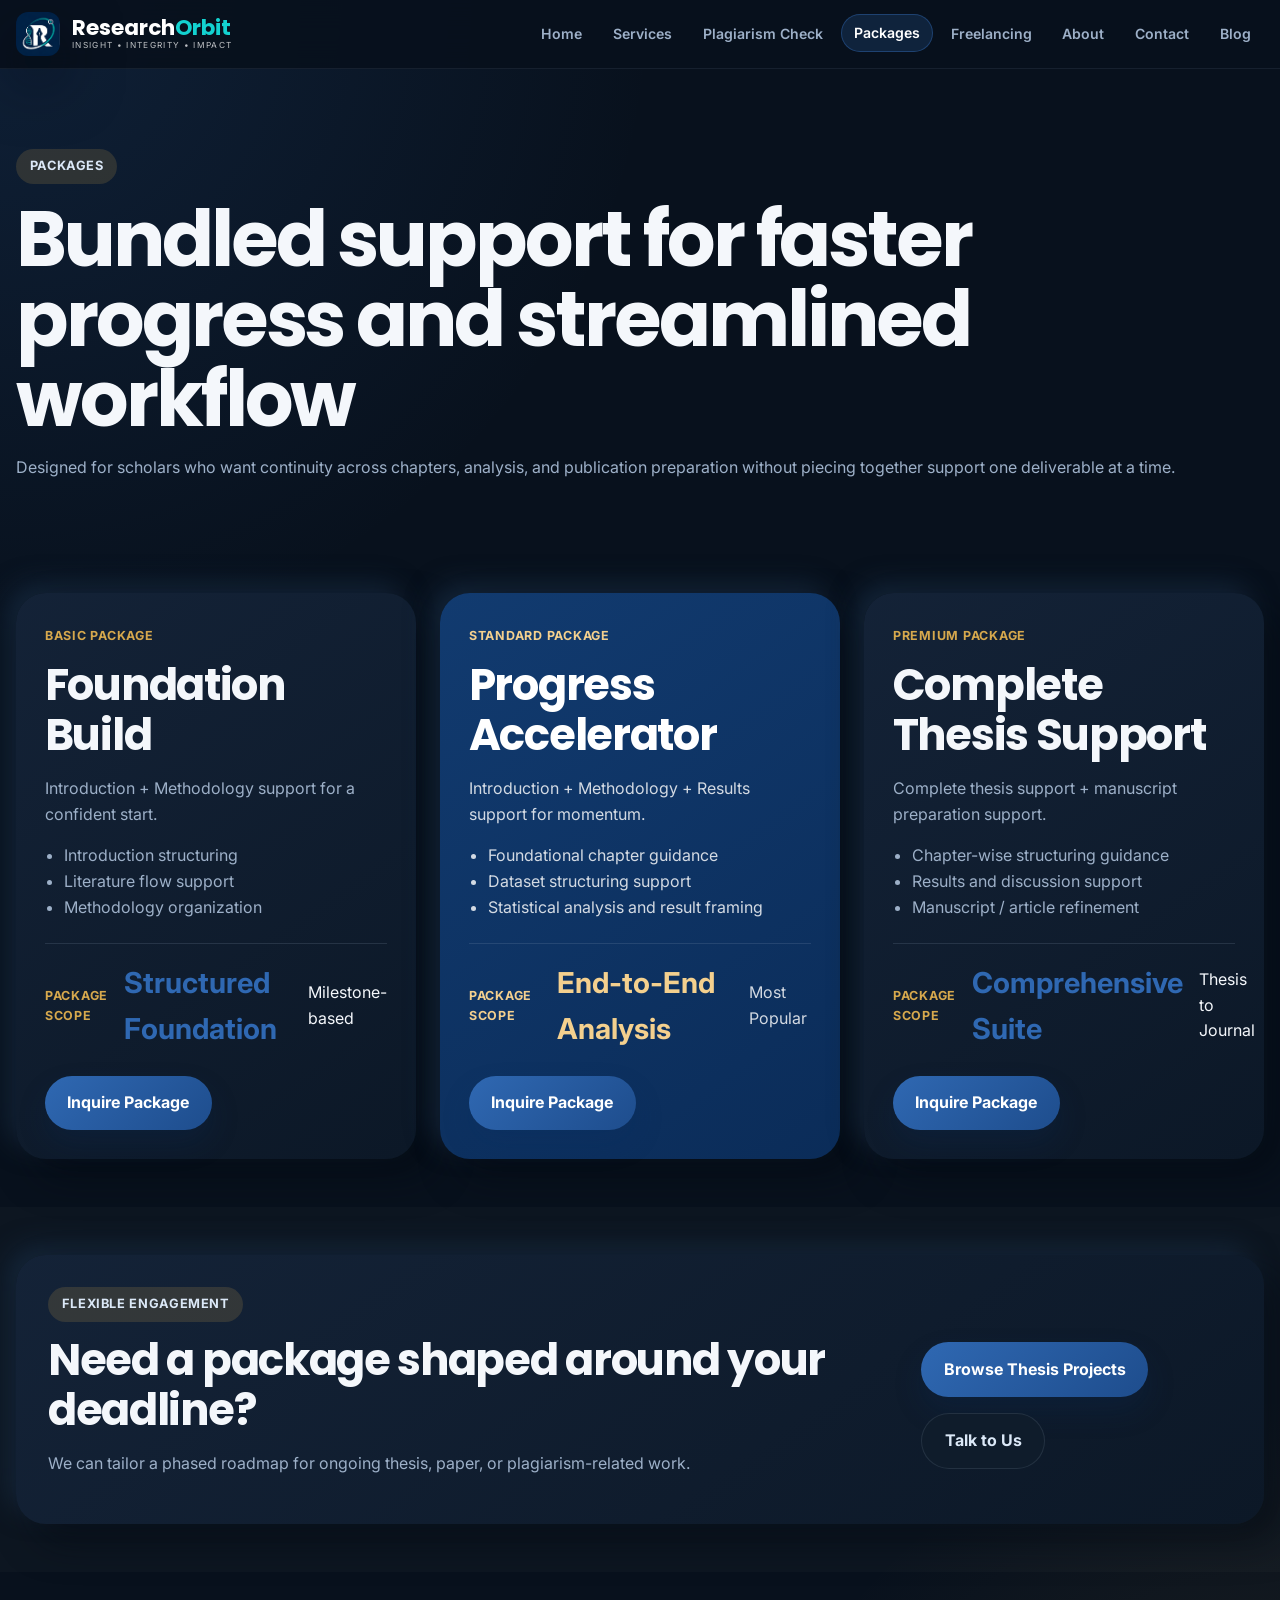
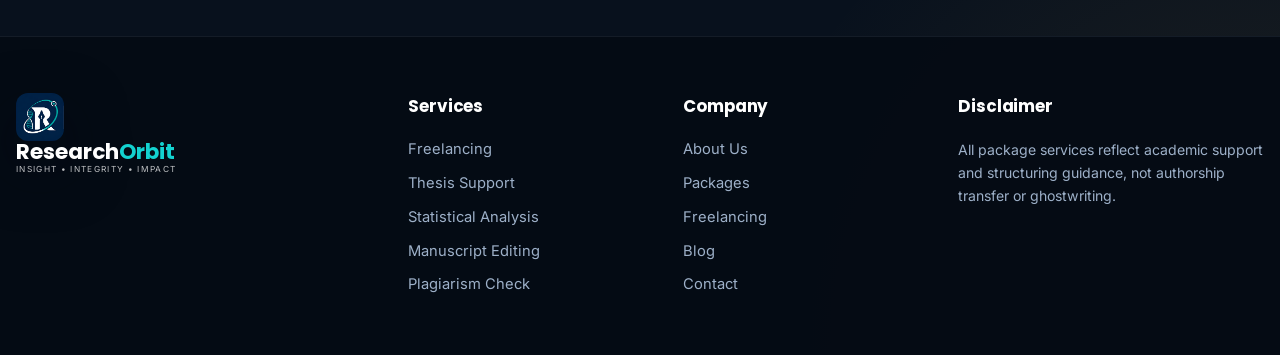
<file: packages.html>
<!DOCTYPE html>
<html lang="en">
  <head>
    <meta charset="UTF-8" />
    <meta name="viewport" content="width=device-width, initial-scale=1.0" />
    <meta
      name="description"
      content="Compare ResearchOrbit's Basic, Standard, and Premium thesis support packages for comprehensive guidance for medical and postgraduate researchers."
    />
    <title>Packages | ResearchOrbit</title>
    <link rel="preconnect" href="https://fonts.googleapis.com" />
    <link rel="preconnect" href="https://fonts.gstatic.com" crossorigin />
    <link
      href="https://fonts.googleapis.com/css2?family=Inter:wght@400;500;600;700;800&family=Poppins:wght@500;600;700&display=swap"
      rel="stylesheet"
    />
    <link rel="stylesheet" href="./styles.css" />
  </head>
  <body>
    <div class="site-shell">
      <header class="site-header">
        <div class="container nav-wrap">
          <a class="brand" href="/">
            <img class="brand-mark" src="./logo.png" alt="ResearchOrbit logo" />
            <span>
              <strong><span class="brand-primary">Research</span><span class="brand-accent">Orbit</span></strong>
              <small>INSIGHT • INTEGRITY • IMPACT</small>
            </span>
          </a>
          <button class="nav-toggle" type="button" aria-expanded="false" aria-controls="site-nav" data-nav-toggle>
            <span></span><span></span><span></span>
          </button>
          <nav class="site-nav" id="site-nav" data-nav>
            <a href="/">Home</a>
            <a href="/services">Services</a>
            <a href="/plagiarism-check">Plagiarism Check</a>
            <a class="active" href="/packages">Packages</a>
            <a href="/freelancing">Freelancing</a>
            <a href="/about">About</a>
            <a href="/contact">Contact</a>
            <a href="/blog">Blog</a>
          </nav>
        </div>
      </header>

      <main class="page-main">
        <section class="page-hero">
          <div class="container">
            <span class="eyebrow">Packages</span>
            <h1>Bundled support for faster progress and streamlined workflow</h1>
            <p class="lead">
              Designed for scholars who want continuity across chapters,
              analysis, and publication preparation without piecing together
              support one deliverable at a time.
            </p>
          </div>
        </section>

        <section class="section">
          <div class="container package-grid">
            <article class="package-card reveal">
              <span class="package-label">Basic Package</span>
              <h2>Foundation Build</h2>
              <p>Introduction + Methodology support for a confident start.</p>
              <ul class="detail-list">
                <li>Introduction structuring</li>
                <li>Literature flow support</li>
                <li>Methodology organization</li>
              </ul>
              <div class="package-price">
                <small>Package Scope</small>
                <strong>Structured Foundation</strong>
                <span>Milestone-based</span>
              </div>
              <div class="hero-actions" style="margin-top: 1.5rem;">
                <a class="button button-primary" href="/contact">Inquire Package</a>
              </div>
            </article>

            <article class="package-card featured reveal">
              <span class="package-label">Standard Package</span>
              <h2>Progress Accelerator</h2>
              <p>Introduction + Methodology + Results support for momentum.</p>
              <ul class="detail-list">
                <li>Foundational chapter guidance</li>
                <li>Dataset structuring support</li>
                <li>Statistical analysis and result framing</li>
              </ul>
              <div class="package-price">
                <small>Package Scope</small>
                <strong>End-to-End Analysis</strong>
                <span>Most Popular</span>
              </div>
              <div class="hero-actions" style="margin-top: 1.5rem;">
                <a class="button button-primary" href="/contact">Inquire Package</a>
              </div>
            </article>

            <article class="package-card reveal">
              <span class="package-label">Premium Package</span>
              <h2>Complete Thesis Support</h2>
              <p>Complete thesis support + manuscript preparation support.</p>
              <ul class="detail-list">
                <li>Chapter-wise structuring guidance</li>
                <li>Results and discussion support</li>
                <li>Manuscript / article refinement</li>
              </ul>
              <div class="package-price">
                <small>Package Scope</small>
                <strong>Comprehensive Suite</strong>
                <span>Thesis to Journal</span>
              </div>
              <div class="hero-actions" style="margin-top: 1.5rem;">
                <a class="button button-primary" href="/contact">Inquire Package</a>
              </div>
            </article>
          </div>
        </section>

        <section class="section section-tinted">
          <div class="container">
            <div class="cta-banner reveal">
              <div>
                <span class="eyebrow">Flexible Engagement</span>
                <h2>Need a package shaped around your deadline?</h2>
                <p>We can tailor a phased roadmap for ongoing thesis, paper, or plagiarism-related work.</p>
              </div>
              <div class="cta-actions">
                <a class="button button-primary" href="/freelancing">Browse Thesis Projects</a>
                <a class="button button-secondary" href="/contact">Talk to Us</a>
              </div>
            </div>
          </div>
        </section>
      </main>

      <footer class="site-footer">
        <div class="container footer-grid">
          <div>
            <a class="brand brand-footer" href="/">
              <img class="brand-mark" src="./logo.png" alt="ResearchOrbit logo" />
              <span>
                <strong><span class="brand-primary">Research</span><span class="brand-accent">Orbit</span></strong>
                <small>INSIGHT • INTEGRITY • IMPACT</small>
              </span>
            </a>
          </div>
          <div>
            <h3>Services</h3>
            <a href="/freelancing">Freelancing</a>
            <a href="/services">Thesis Support</a>
            <a href="/services">Statistical Analysis</a>
            <a href="/services">Manuscript Editing</a>
            <a href="/plagiarism-check">Plagiarism Check</a>
          </div>
          <div>
            <h3>Company</h3>
            <a href="/about">About Us</a>
            <a href="/packages">Packages</a>
            <a href="/freelancing">Freelancing</a>
            <a href="/blog">Blog</a>
            <a href="/contact">Contact</a>
          </div>
          <div>
            <h3>Disclaimer</h3>
            <p>
              All package services reflect academic support and structuring guidance, not authorship transfer or ghostwriting.
            </p>
          </div>
        </div>
      </footer>
    </div>
    <script src="./script.js"></script>
  </body>
</html>
</file>
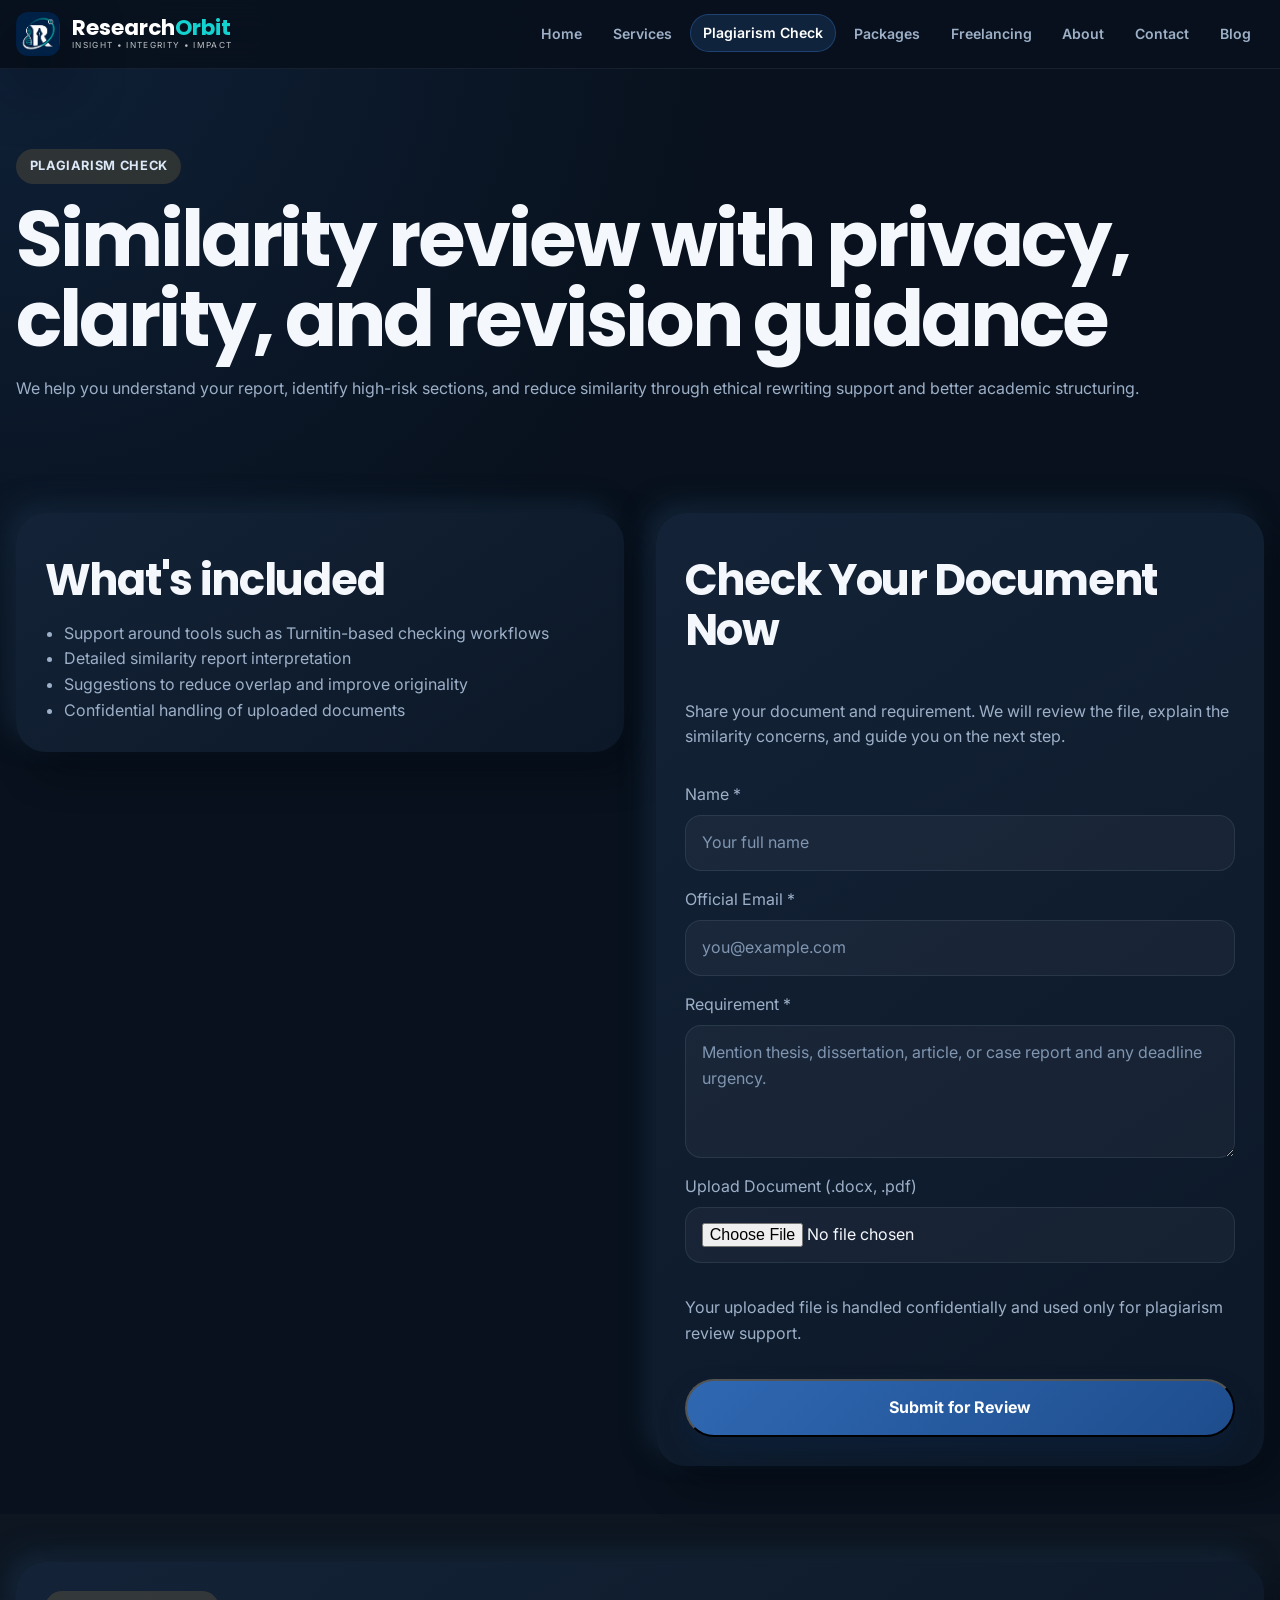
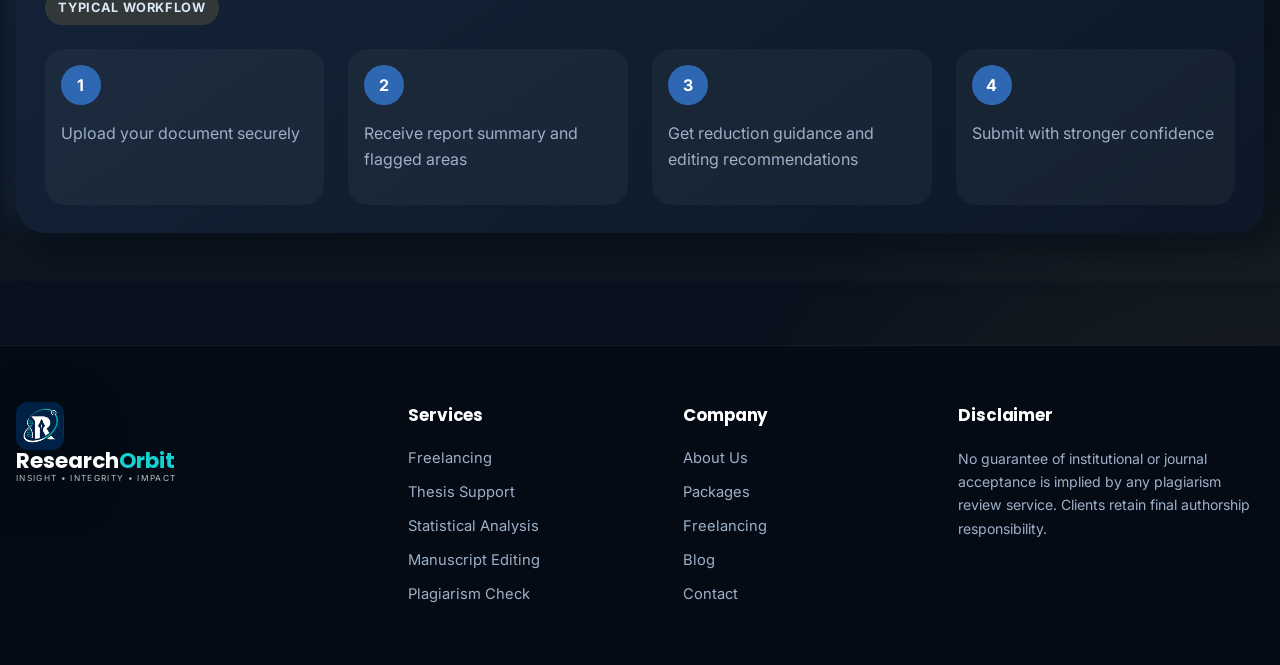
<file: plagiarism-check.html>
<!DOCTYPE html>
<html lang="en">
  <head>
    <meta charset="UTF-8" />
    <meta name="viewport" content="width=device-width, initial-scale=1.0" />
    <meta
      name="description"
      content="ResearchOrbit offers confidential plagiarism check support with report guidance, similarity reduction suggestions, and academic editing recommendations."
    />
    <title>Plagiarism Check | ResearchOrbit</title>
    <link rel="preconnect" href="https://fonts.googleapis.com" />
    <link rel="preconnect" href="https://fonts.gstatic.com" crossorigin />
    <link
      href="https://fonts.googleapis.com/css2?family=Inter:wght@400;500;600;700;800&family=Poppins:wght@500;600;700&display=swap"
      rel="stylesheet"
    />
    <link rel="stylesheet" href="./styles.css" />
  </head>
  <body>
    <div class="site-shell">
      <header class="site-header">
        <div class="container nav-wrap">
          <a class="brand" href="/">
            <img class="brand-mark" src="./logo.png" alt="ResearchOrbit logo" />
            <span>
              <strong><span class="brand-primary">Research</span><span class="brand-accent">Orbit</span></strong>
              <small>INSIGHT • INTEGRITY • IMPACT</small>
            </span>
          </a>
          <button class="nav-toggle" type="button" aria-expanded="false" aria-controls="site-nav" data-nav-toggle>
            <span></span><span></span><span></span>
          </button>
          <nav class="site-nav" id="site-nav" data-nav>
            <a href="/">Home</a>
            <a href="/services">Services</a>
            <a class="active" href="/plagiarism-check">Plagiarism Check</a>
            <a href="/packages">Packages</a>
            <a href="/freelancing">Freelancing</a>
            <a href="/about">About</a>
            <a href="/contact">Contact</a>
            <a href="/blog">Blog</a>
          </nav>
        </div>
      </header>

      <main class="page-main">
        <section class="page-hero">
          <div class="container">
            <span class="eyebrow">Plagiarism Check</span>
            <h1>Similarity review with privacy, clarity, and revision guidance</h1>
            <p class="lead">
              We help you understand your report, identify high-risk sections,
              and reduce similarity through ethical rewriting support and better
              academic structuring.
            </p>
          </div>
        </section>

        <section class="section">
          <div class="container two-column-grid">
            <article class="soft-card reveal">
              <h2>What's included</h2>
              <ul class="detail-list">
                <li>Support around tools such as Turnitin-based checking workflows</li>
                <li>Detailed similarity report interpretation</li>
                <li>Suggestions to reduce overlap and improve originality</li>
                <li>Confidential handling of uploaded documents</li>
              </ul>
            </article>
            <form
              class="contact-form soft-card reveal"
              action="https://formsubmit.co/admin.researchorbit@gmail.com"
              method="POST"
              enctype="multipart/form-data"
            >
              <input type="hidden" name="_subject" value="New Plagiarism Check Request" />
              <input type="hidden" name="_captcha" value="false" />
              <input type="hidden" name="_template" value="table" />
              <h2>Check Your Document Now</h2>
              <p>
                Share your document and requirement. We will review the file,
                explain the similarity concerns, and guide you on the next step.
              </p>
              <label>
                <span>Name *</span>
                <input type="text" name="name" placeholder="Your full name" required />
              </label>
              <label>
                <span>Official Email *</span>
                <input type="email" name="email" placeholder="you@example.com" required />
              </label>
              <label>
                <span>Requirement *</span>
                <textarea name="requirement" rows="4" placeholder="Mention thesis, dissertation, article, or case report and any deadline urgency." required></textarea>
              </label>
              <label>
                <span>Upload Document (.docx, .pdf)</span>
                <input type="file" name="attachment" />
              </label>
              <p>Your uploaded file is handled confidentially and used only for plagiarism review support.</p>
              <button class="button button-primary" type="submit">Submit for Review</button>
            </form>
          </div>
        </section>

        <section class="section section-tinted">
          <div class="container">
            <div class="timeline-card reveal">
              <span class="eyebrow">Typical Workflow</span>
              <div class="workflow-grid">
                <div><strong>1</strong><p>Upload your document securely</p></div>
                <div><strong>2</strong><p>Receive report summary and flagged areas</p></div>
                <div><strong>3</strong><p>Get reduction guidance and editing recommendations</p></div>
                <div><strong>4</strong><p>Submit with stronger confidence</p></div>
              </div>
            </div>
          </div>
        </section>
      </main>

      <footer class="site-footer">
        <div class="container footer-grid">
          <div>
            <a class="brand brand-footer" href="/">
              <img class="brand-mark" src="./logo.png" alt="ResearchOrbit logo" />
              <span>
                <strong><span class="brand-primary">Research</span><span class="brand-accent">Orbit</span></strong>
                <small>INSIGHT • INTEGRITY • IMPACT</small>
              </span>
            </a>
          </div>
          <div>
            <h3>Services</h3>
            <a href="/freelancing">Freelancing</a>
            <a href="/services">Thesis Support</a>
            <a href="/services">Statistical Analysis</a>
            <a href="/services">Manuscript Editing</a>
            <a href="/plagiarism-check">Plagiarism Check</a>
          </div>
          <div>
            <h3>Company</h3>
            <a href="/about">About Us</a>
            <a href="/packages">Packages</a>
            <a href="/freelancing">Freelancing</a>
            <a href="/blog">Blog</a>
            <a href="/contact">Contact</a>
          </div>
          <div>
            <h3>Disclaimer</h3>
            <p>
              No guarantee of institutional or journal acceptance is implied by any plagiarism review service. Clients retain final authorship responsibility.
            </p>
          </div>
        </div>
      </footer>
    </div>
    <script src="./script.js"></script>
  </body>
</html>
</file>
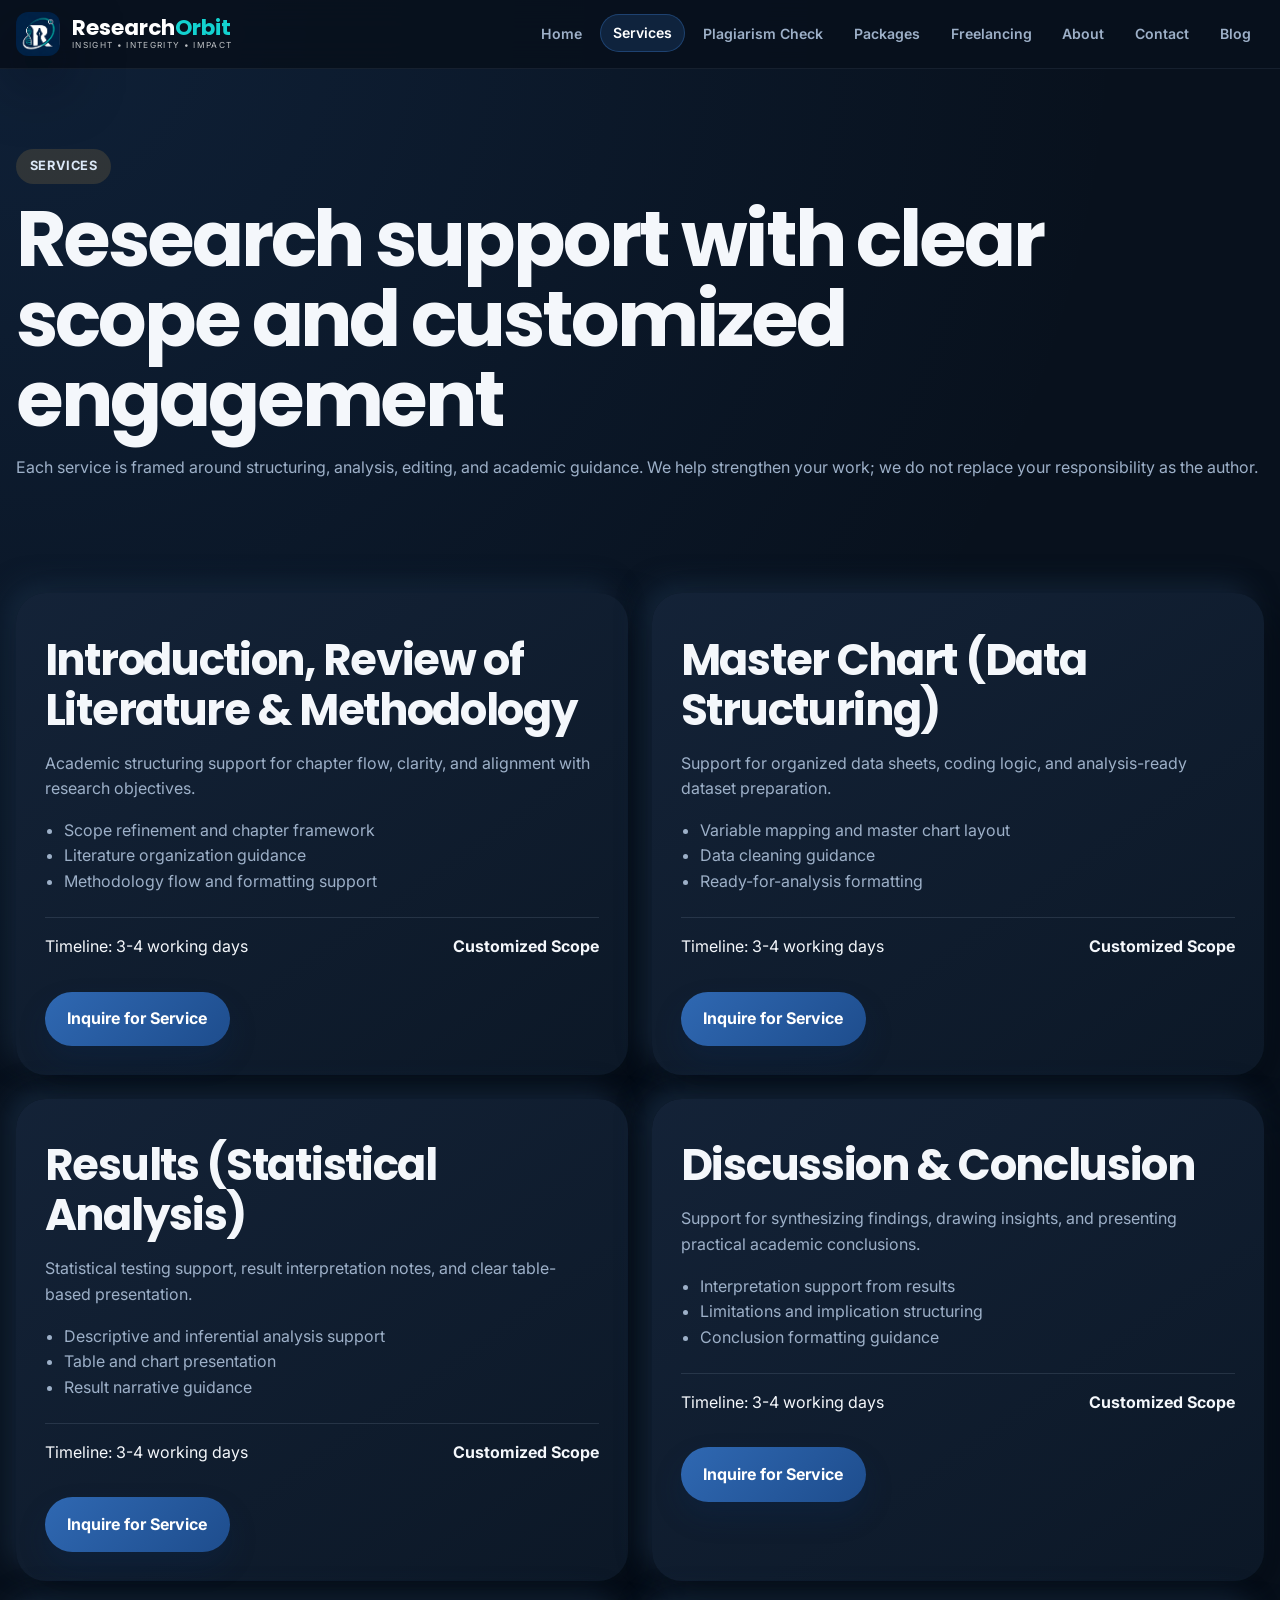
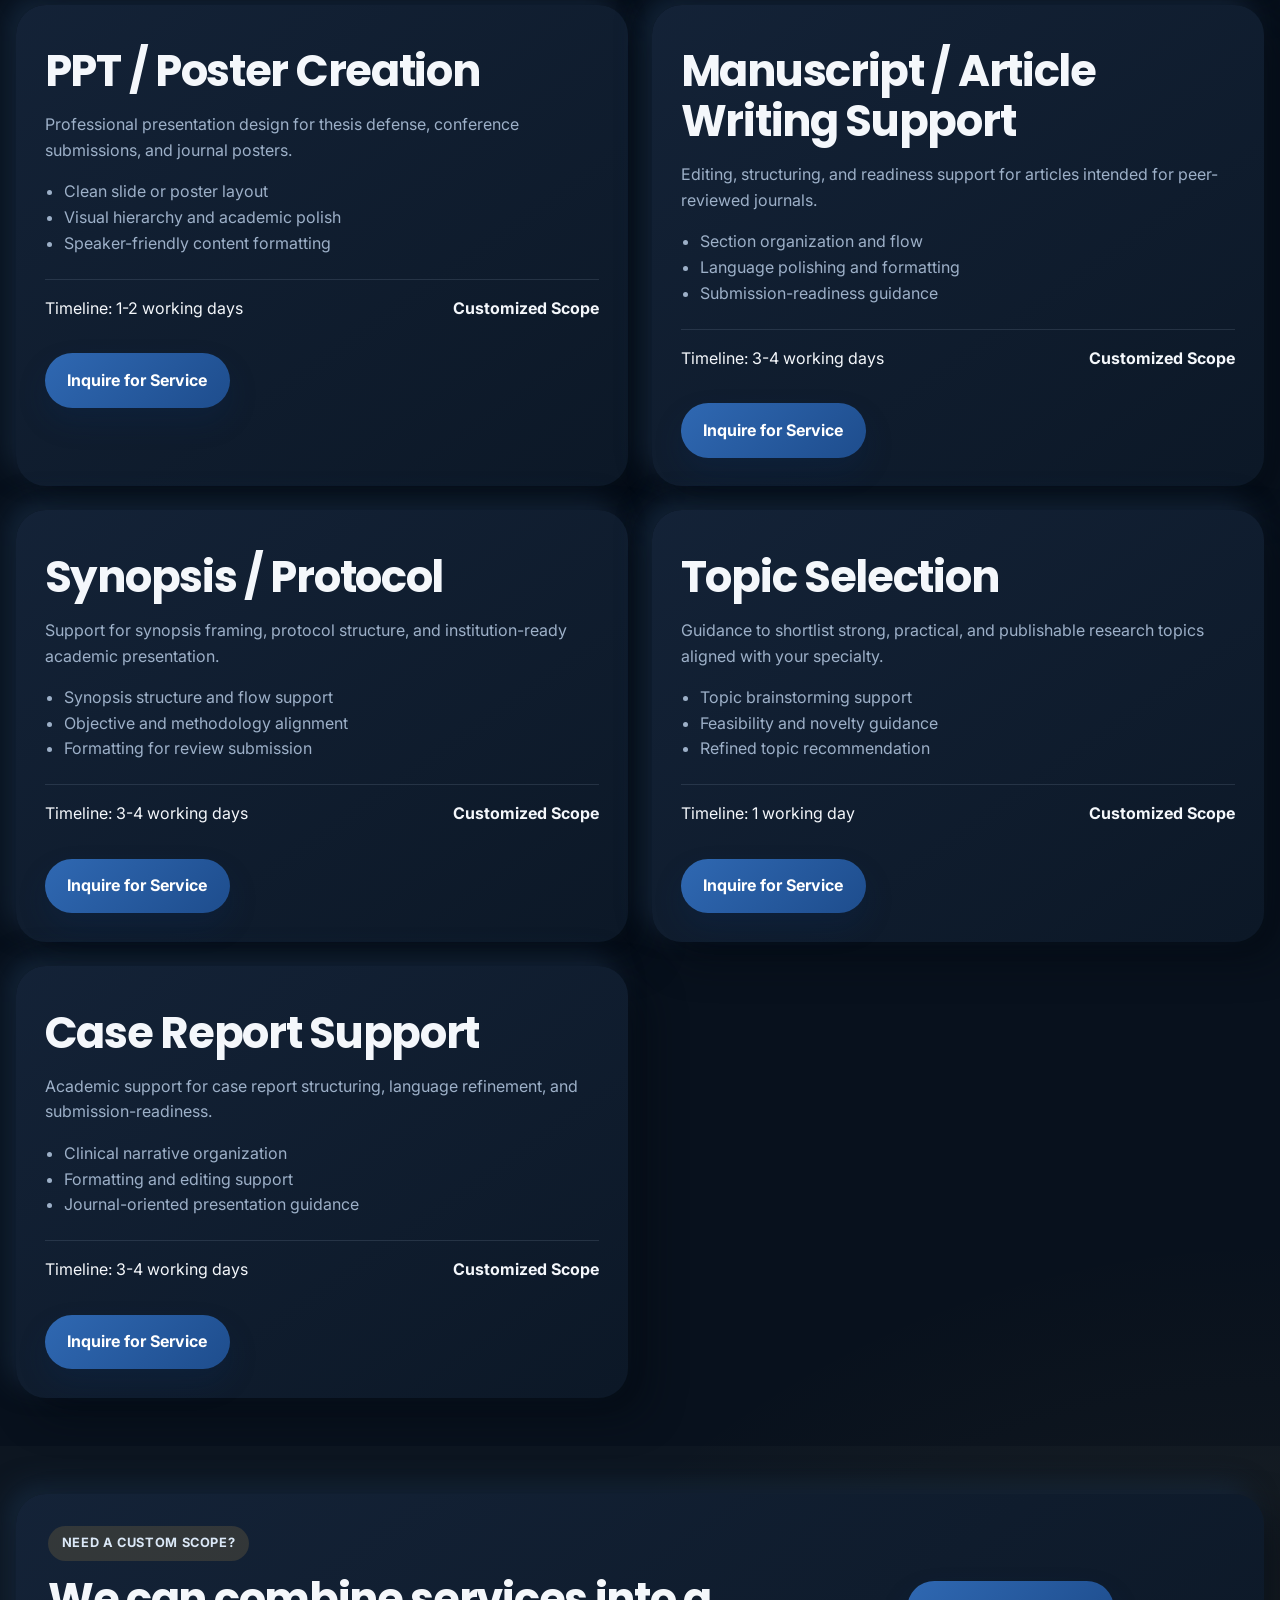
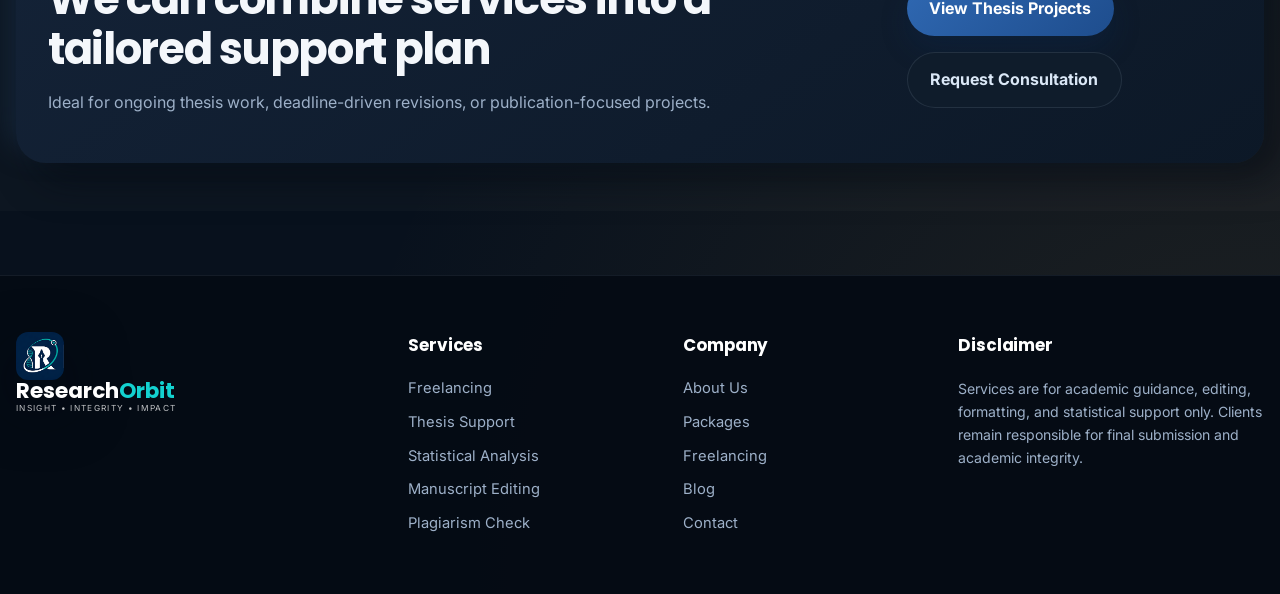
<file: services.html>
<!DOCTYPE html>
<html lang="en">
  <head>
    <meta charset="UTF-8" />
    <meta name="viewport" content="width=device-width, initial-scale=1.0" />
    <meta
      name="description"
      content="Explore ResearchOrbit's thesis support, data analysis, manuscript preparation, and presentation services with structured deliverables, clear timelines, and customized scope."
    />
    <title>Services | ResearchOrbit</title>
    <link rel="preconnect" href="https://fonts.googleapis.com" />
    <link rel="preconnect" href="https://fonts.gstatic.com" crossorigin />
    <link
      href="https://fonts.googleapis.com/css2?family=Inter:wght@400;500;600;700;800&family=Poppins:wght@500;600;700&display=swap"
      rel="stylesheet"
    />
    <link rel="stylesheet" href="./styles.css" />
  </head>
  <body>
    <div class="site-shell">
      <header class="site-header">
        <div class="container nav-wrap">
          <a class="brand" href="/">
            <img class="brand-mark" src="./logo.png" alt="ResearchOrbit logo" />
            <span>
              <strong><span class="brand-primary">Research</span><span class="brand-accent">Orbit</span></strong>
              <small>INSIGHT • INTEGRITY • IMPACT</small>
            </span>
          </a>
          <button class="nav-toggle" type="button" aria-expanded="false" aria-controls="site-nav" data-nav-toggle>
            <span></span><span></span><span></span>
          </button>
          <nav class="site-nav" id="site-nav" data-nav>
            <a href="/">Home</a>
            <a class="active" href="/services">Services</a>
            <a href="/plagiarism-check">Plagiarism Check</a>
            <a href="/packages">Packages</a>
            <a href="/freelancing">Freelancing</a>
            <a href="/about">About</a>
            <a href="/contact">Contact</a>
            <a href="/blog">Blog</a>
          </nav>
        </div>
      </header>

      <main class="page-main">
        <section class="page-hero">
          <div class="container">
            <span class="eyebrow">Services</span>
            <h1>Research support with clear scope and customized engagement</h1>
            <p class="lead">
              Each service is framed around structuring, analysis, editing, and
              academic guidance. We help strengthen your work; we do not replace
              your responsibility as the author.
            </p>
          </div>
        </section>

        <section class="section">
          <div class="container pricing-grid">
            <article class="pricing-card reveal">
              <h2>Introduction, Review of Literature &amp; Methodology</h2>
              <p>Academic structuring support for chapter flow, clarity, and alignment with research objectives.</p>
              <ul class="detail-list">
                <li>Scope refinement and chapter framework</li>
                <li>Literature organization guidance</li>
                <li>Methodology flow and formatting support</li>
              </ul>
              <div class="card-meta">
                <span>Timeline: 3-4 working days</span>
                <strong>Customized Scope</strong>
              </div>
              <div class="hero-actions">
                <a class="button button-primary" href="/contact">Inquire for Service</a>
              </div>
            </article>

            <article class="pricing-card reveal">
              <h2>Master Chart (Data Structuring)</h2>
              <p>Support for organized data sheets, coding logic, and analysis-ready dataset preparation.</p>
              <ul class="detail-list">
                <li>Variable mapping and master chart layout</li>
                <li>Data cleaning guidance</li>
                <li>Ready-for-analysis formatting</li>
              </ul>
              <div class="card-meta">
                <span>Timeline: 3-4 working days</span>
                <strong>Customized Scope</strong>
              </div>
              <div class="hero-actions">
                <a class="button button-primary" href="/contact">Inquire for Service</a>
              </div>
            </article>

            <article class="pricing-card reveal">
              <h2>Results (Statistical Analysis)</h2>
              <p>Statistical testing support, result interpretation notes, and clear table-based presentation.</p>
              <ul class="detail-list">
                <li>Descriptive and inferential analysis support</li>
                <li>Table and chart presentation</li>
                <li>Result narrative guidance</li>
              </ul>
              <div class="card-meta">
                <span>Timeline: 3-4 working days</span>
                <strong>Customized Scope</strong>
              </div>
              <div class="hero-actions">
                <a class="button button-primary" href="/contact">Inquire for Service</a>
              </div>
            </article>

            <article class="pricing-card reveal">
              <h2>Discussion &amp; Conclusion</h2>
              <p>Support for synthesizing findings, drawing insights, and presenting practical academic conclusions.</p>
              <ul class="detail-list">
                <li>Interpretation support from results</li>
                <li>Limitations and implication structuring</li>
                <li>Conclusion formatting guidance</li>
              </ul>
              <div class="card-meta">
                <span>Timeline: 3-4 working days</span>
                <strong>Customized Scope</strong>
              </div>
              <div class="hero-actions">
                <a class="button button-primary" href="/contact">Inquire for Service</a>
              </div>
            </article>

            <article class="pricing-card reveal">
              <h2>PPT / Poster Creation</h2>
              <p>Professional presentation design for thesis defense, conference submissions, and journal posters.</p>
              <ul class="detail-list">
                <li>Clean slide or poster layout</li>
                <li>Visual hierarchy and academic polish</li>
                <li>Speaker-friendly content formatting</li>
              </ul>
              <div class="card-meta">
                <span>Timeline: 1-2 working days</span>
                <strong>Customized Scope</strong>
              </div>
              <div class="hero-actions">
                <a class="button button-primary" href="/contact">Inquire for Service</a>
              </div>
            </article>

            <article class="pricing-card reveal">
              <h2>Manuscript / Article Writing Support</h2>
              <p>Editing, structuring, and readiness support for articles intended for peer-reviewed journals.</p>
              <ul class="detail-list">
                <li>Section organization and flow</li>
                <li>Language polishing and formatting</li>
                <li>Submission-readiness guidance</li>
              </ul>
              <div class="card-meta">
                <span>Timeline: 3-4 working days</span>
                <strong>Customized Scope</strong>
              </div>
              <div class="hero-actions">
                <a class="button button-primary" href="/contact">Inquire for Service</a>
              </div>
            </article>

            <article class="pricing-card reveal">
              <h2>Synopsis / Protocol</h2>
              <p>Support for synopsis framing, protocol structure, and institution-ready academic presentation.</p>
              <ul class="detail-list">
                <li>Synopsis structure and flow support</li>
                <li>Objective and methodology alignment</li>
                <li>Formatting for review submission</li>
              </ul>
              <div class="card-meta">
                <span>Timeline: 3-4 working days</span>
                <strong>Customized Scope</strong>
              </div>
              <div class="hero-actions">
                <a class="button button-primary" href="/contact">Inquire for Service</a>
              </div>
            </article>

            <article class="pricing-card reveal">
              <h2>Topic Selection</h2>
              <p>Guidance to shortlist strong, practical, and publishable research topics aligned with your specialty.</p>
              <ul class="detail-list">
                <li>Topic brainstorming support</li>
                <li>Feasibility and novelty guidance</li>
                <li>Refined topic recommendation</li>
              </ul>
              <div class="card-meta">
                <span>Timeline: 1 working day</span>
                <strong>Customized Scope</strong>
              </div>
              <div class="hero-actions">
                <a class="button button-primary" href="/contact">Inquire for Service</a>
              </div>
            </article>

            <article class="pricing-card reveal">
              <h2>Case Report Support</h2>
              <p>Academic support for case report structuring, language refinement, and submission-readiness.</p>
              <ul class="detail-list">
                <li>Clinical narrative organization</li>
                <li>Formatting and editing support</li>
                <li>Journal-oriented presentation guidance</li>
              </ul>
              <div class="card-meta">
                <span>Timeline: 3-4 working days</span>
                <strong>Customized Scope</strong>
              </div>
              <div class="hero-actions">
                <a class="button button-primary" href="/contact">Inquire for Service</a>
              </div>
            </article>
          </div>
        </section>

        <section class="section section-tinted">
          <div class="container">
            <div class="cta-banner reveal">
              <div>
                <span class="eyebrow">Need a custom scope?</span>
                <h2>We can combine services into a tailored support plan</h2>
                <p>Ideal for ongoing thesis work, deadline-driven revisions, or publication-focused projects.</p>
              </div>
              <div class="cta-actions">
                <a class="button button-primary" href="/freelancing">View Thesis Projects</a>
                <a class="button button-secondary" href="/contact">Request Consultation</a>
              </div>
            </div>
          </div>
        </section>
      </main>

      <footer class="site-footer">
        <div class="container footer-grid">
          <div>
            <a class="brand brand-footer" href="/">
              <img class="brand-mark" src="./logo.png" alt="ResearchOrbit logo" />
              <span>
                <strong><span class="brand-primary">Research</span><span class="brand-accent">Orbit</span></strong>
                <small>INSIGHT • INTEGRITY • IMPACT</small>
              </span>
            </a>
          </div>
          <div>
            <h3>Services</h3>
            <a href="/freelancing">Freelancing</a>
            <a href="/services">Thesis Support</a>
            <a href="/services">Statistical Analysis</a>
            <a href="/services">Manuscript Editing</a>
            <a href="/plagiarism-check">Plagiarism Check</a>
          </div>
          <div>
            <h3>Company</h3>
            <a href="/about">About Us</a>
            <a href="/packages">Packages</a>
            <a href="/freelancing">Freelancing</a>
            <a href="/blog">Blog</a>
            <a href="/contact">Contact</a>
          </div>
          <div>
            <h3>Disclaimer</h3>
            <p>
              Services are for academic guidance, editing, formatting, and statistical support only. Clients remain responsible for final submission and academic integrity.
            </p>
          </div>
        </div>
      </footer>
    </div>
    <script src="./script.js"></script>
  </body>
</html>
</file>
<file: styles.css>
:root {
  --bg: #08111d;
  --surface: #0f1c2b;
  --surface-alt: #132338;
  --text: #f4f7fb;
  --muted: #9db0c8;
  --primary: #2f68b2;
  --primary-strong: #1e4d8d;
  --gold: #d6a84d;
  --gold-soft: rgba(214, 168, 77, 0.16);
  --line: rgba(157, 176, 200, 0.16);
  --shadow-soft: 0 24px 60px rgba(2, 8, 18, 0.55);
  --shadow-card: 18px 18px 36px rgba(3, 9, 18, 0.52),
    -10px -10px 24px rgba(24, 43, 65, 0.72);
  --shadow-card-hover: 24px 24px 44px rgba(3, 9, 18, 0.58),
    -12px -12px 28px rgba(28, 49, 74, 0.82);
  --shadow-inset: inset 8px 8px 16px rgba(2, 8, 18, 0.55),
    inset -8px -8px 16px rgba(24, 43, 65, 0.78);
  --radius-lg: 30px;
  --radius-md: 20px;
  --radius-sm: 16px;
  --container: min(1320px, calc(100% - 2rem));
}

* {
  box-sizing: border-box;
}

html {
  scroll-behavior: smooth;
}

body {
  margin: 0;
  font-family: "Inter", sans-serif;
  color: var(--text);
  background:
    radial-gradient(circle at top left, rgba(47, 104, 178, 0.18), transparent 28%),
    radial-gradient(circle at bottom right, rgba(214, 168, 77, 0.12), transparent 24%),
    var(--bg);
  line-height: 1.6;
}

a {
  color: inherit;
  text-decoration: none;
}

img {
  max-width: 100%;
  display: block;
}

button,
input,
textarea {
  font: inherit;
}

.container {
  width: var(--container);
  margin: 0 auto;
}

.site-shell {
  min-height: 100vh;
}

.site-header {
  position: sticky;
  top: 0;
  z-index: 40;
  padding: 0.75rem 0;
  backdrop-filter: blur(18px);
  background: rgba(8, 17, 29, 0.92);
  border-bottom: 1px solid rgba(157, 176, 200, 0.1);
}

.nav-wrap {
  display: flex;
  align-items: center;
  justify-content: space-between;
  gap: 1rem;
}

.brand {
  display: inline-flex;
  align-items: center;
  gap: 0.75rem;
  flex-shrink: 0;
}

.brand strong,
h1,
h2,
h3 {
  font-family: "Poppins", sans-serif;
}

.brand small {
  display: block;
  color: rgba(255, 255, 255, 0.75);
  margin-top: 0.15rem;
  font-size: 0.52rem;
  letter-spacing: 0.16em;
  line-height: 1.1;
  text-transform: uppercase;
  white-space: nowrap;
  text-align: left;
}

.brand > span:last-child {
  display: flex;
  flex-direction: column;
  justify-content: center;
  align-items: flex-start;
  width: max-content;
}

.brand strong {
  font-size: 1.35rem;
  line-height: 1;
  display: block;
  width: 100%;
}

.brand-primary {
  color: #ffffff;
}

.brand-accent {
  color: #13d2d0;
}

.brand-mark {
  width: 2.75rem;
  height: 2.75rem;
  display: block;
  border-radius: 12px;
  box-shadow: var(--shadow-soft);
  object-fit: cover;
}

.site-nav {
  display: flex;
  align-items: center;
  gap: 0.3rem;
  flex-wrap: nowrap;
}

.site-nav a {
  padding: 0.45rem 0.75rem;
  border-radius: 999px;
  color: var(--muted);
  font-weight: 600;
  font-size: 0.88rem;
  white-space: nowrap;
  border: 1px solid transparent;
  transition: transform 0.2s ease, background-color 0.2s ease, color 0.2s ease, border-color 0.2s ease;
}

.site-nav a:hover,
.site-nav a:focus-visible,
.site-nav a.active {
  color: #ffffff;
  background: rgba(47, 104, 178, 0.22);
  border-color: rgba(47, 104, 178, 0.45);
  transform: translateY(-1px);
  outline: none;
}

.nav-btn-apk {
  display: inline-flex !important;
  align-items: center;
  gap: 0.4rem;
  padding: 0.45rem 0.85rem !important;
  border-radius: 999px;
  background: linear-gradient(135deg, rgba(16, 124, 65, 0.25), rgba(11, 94, 49, 0.4)) !important;
  border: 1px solid rgba(52, 211, 153, 0.35) !important;
  color: #a7f3d0 !important;
  font-weight: 700;
  font-size: 0.85rem !important;
  box-shadow: 0 4px 14px rgba(16, 124, 65, 0.2);
  margin-left: 0.25rem;
}

.nav-btn-apk:hover,
.nav-btn-apk:focus-visible {
  background: linear-gradient(135deg, #107c41, #0b5e31) !important;
  color: #ffffff !important;
  border-color: rgba(52, 211, 153, 0.7) !important;
  box-shadow: 0 6px 18px rgba(16, 124, 65, 0.38);
  transform: translateY(-2px);
}

.nav-android-pill {
  display: inline-block;
  font-size: 0.62rem;
  padding: 0.08rem 0.35rem;
  border-radius: 999px;
  background: rgba(52, 211, 153, 0.25);
  color: #6ee7b7;
  text-transform: uppercase;
  letter-spacing: 0.04em;
}

.nav-btn-apk:hover .nav-android-pill {
  background: rgba(255, 255, 255, 0.25);
  color: #ffffff;
}

.nav-toggle {
  display: none;
  width: 48px;
  height: 48px;
  border: none;
  border-radius: 14px;
  background: var(--surface);
  box-shadow: var(--shadow-card);
}

.nav-toggle span {
  display: block;
  width: 20px;
  height: 2px;
  background: var(--primary);
  margin: 4px auto;
  transition: transform 0.3s ease, opacity 0.3s ease;
}

.hero-section,
.page-hero {
  padding: 5rem 0 3rem;
}

.hero-grid,
.split-panel,
.two-column-grid,
.contact-grid,
.feedback-layout {
  display: grid;
  gap: 2rem;
}

.hero-grid {
  grid-template-columns: 1.1fr 0.9fr;
  align-items: center;
  min-height: calc(100vh - 120px);
}

.eyebrow {
  display: inline-flex;
  align-items: center;
  gap: 0.5rem;
  padding: 0.45rem 0.85rem;
  border-radius: 999px;
  background: var(--gold-soft);
  color: #dbe8f7;
  font-size: 0.8rem;
  font-weight: 700;
  letter-spacing: 0.05em;
  text-transform: uppercase;
}

h1 {
  margin: 1rem 0;
  font-size: clamp(2.8rem, 6vw, 5.2rem);
  line-height: 1.04;
  letter-spacing: -0.04em;
}

h2 {
  margin: 0.8rem 0 0.75rem;
  font-size: clamp(2rem, 3.4vw, 3rem);
  line-height: 1.15;
  letter-spacing: -0.03em;
}

h3 {
  margin: 0.35rem 0 0.4rem;
  font-size: 1.2rem;
}

.lead,
.section-heading p,
.panel-copy p,
.service-card p,
.testimonial-card p,
.soft-card p,
.pricing-card p,
.package-card p,
.cta-banner p,
.workflow-grid p,
.contact-form span,
.site-footer p {
  color: var(--muted);
}

.hero-actions,
.cta-actions {
  display: flex;
  flex-wrap: wrap;
  gap: 1rem;
  margin-top: 2rem;
}

.button {
  display: inline-flex;
  align-items: center;
  justify-content: center;
  min-height: 48px;
  padding: 0.9rem 1.4rem;
  border-radius: 999px;
  font-weight: 700;
  transition: transform 0.3s ease, box-shadow 0.3s ease, background-color 0.3s ease;
}

.button:focus-visible,
.site-nav a:focus-visible,
.nav-toggle:focus-visible,
input:focus-visible,
textarea:focus-visible {
  outline: 2px solid var(--gold);
  outline-offset: 3px;
}

.button-primary {
  color: #fff;
  background: linear-gradient(135deg, var(--primary), var(--primary-strong));
  box-shadow: 0 14px 28px rgba(11, 47, 95, 0.22);
}

.button-primary:hover {
  transform: translateY(-2px);
  box-shadow: 0 18px 34px rgba(11, 47, 95, 0.28);
}

.button-secondary {
  background: var(--surface);
  color: #dbe8f7;
  border: 1px solid rgba(157, 176, 200, 0.14);
}

.button-apk {
  background: linear-gradient(135deg, #107c41, #0b5e31);
  color: #ffffff;
  border: 1px solid rgba(52, 211, 153, 0.35);
  box-shadow: 0 14px 28px rgba(16, 124, 65, 0.25);
  gap: 0.65rem;
}

.button-apk:hover {
  transform: translateY(-2px);
  background: linear-gradient(135deg, #14934e, #0e723c);
  box-shadow: 0 18px 36px rgba(16, 124, 65, 0.38);
  border-color: rgba(52, 211, 153, 0.6);
}

.apk-badge {
  display: inline-block;
  margin-left: 0.4rem;
  padding: 0.15rem 0.5rem;
  font-size: 0.7rem;
  font-weight: 700;
  text-transform: uppercase;
  letter-spacing: 0.04em;
  background: rgba(255, 255, 255, 0.2);
  color: #d1fae5;
  border-radius: 999px;
  vertical-align: middle;
}

.button-secondary:hover {
  transform: translateY(-2px);
}

.hero-note {
  margin-top: 1.3rem;
  max-width: 42rem;
  color: var(--muted);
  font-size: 0.96rem;
}

.hero-panel,
.orbital-card,
.soft-card,
.service-card,
.testimonial-card,
.pricing-card,
.package-card,
.info-card,
.cta-banner,
.timeline-card,
.disclaimer-card,
.contact-form {
  border-radius: var(--radius-lg);
  background: linear-gradient(145deg, rgba(20, 35, 56, 0.96), rgba(12, 24, 39, 0.98));
  box-shadow: var(--shadow-card);
}

.hero-panel {
  padding: 1.6rem;
}

.orbital-card {
  display: grid;
  grid-template-columns: repeat(3, 1fr);
  gap: 1rem;
  padding: 1rem;
  margin-bottom: 1.5rem;
}

.orbital-stat {
  padding: 1rem;
  border-radius: var(--radius-md);
  background: rgba(255, 255, 255, 0.04);
  text-align: center;
}

.orbital-stat strong,
.soft-card strong,
.package-price strong {
  display: block;
  font-size: 1.8rem;
  color: var(--primary);
}

.hero-surface {
  position: relative;
  min-height: 360px;
  display: grid;
  place-items: center;
  overflow: hidden;
  border-radius: calc(var(--radius-lg) - 6px);
  background: linear-gradient(135deg, rgba(47, 104, 178, 0.16), rgba(11, 24, 40, 0.96));
  padding: 0.9rem;
}

.hero-carousel {
  position: relative;
  z-index: 1;
  width: 100%;
  height: 100%;
  min-height: 100%;
  overflow: hidden;
  display: flex;
  align-items: center;
  padding: 0;
  border-radius: 28px;
  background: linear-gradient(180deg, rgba(8, 17, 29, 0.76), rgba(6, 14, 25, 0.54));
  border: 1px solid rgba(157, 176, 200, 0.08);
  box-shadow: var(--shadow-card);
}

.hero-carousel::before,
.hero-carousel::after {
  content: "";
  position: absolute;
  top: 0;
  bottom: 0;
  width: 28px;
  z-index: 2;
  pointer-events: none;
}

.hero-carousel::before {
  left: 0;
  background: linear-gradient(90deg, rgba(15, 28, 43, 0.96), rgba(15, 28, 43, 0));
}

.hero-carousel::after {
  right: 0;
  background: linear-gradient(270deg, rgba(15, 28, 43, 0.96), rgba(15, 28, 43, 0));
}

.hero-carousel-track {
  display: flex;
  align-items: stretch;
  width: 100%;
  transition: transform 0.7s ease;
}

.hero-service-item {
  min-width: 100%;
  padding: 1.6rem 1.6rem 1.4rem;
  display: flex;
  flex-direction: column;
  justify-content: space-between;
  gap: 0.85rem;
}

.hero-service-kicker {
  display: inline-block;
  color: var(--gold);
  font-size: 0.72rem;
  letter-spacing: 0.16em;
  text-transform: uppercase;
  font-weight: 700;
}

.hero-service-item h3 {
  margin: 0;
  color: #f4f7fb;
  font-size: 1.25rem;
  line-height: 1.1;
}

.hero-service-item p {
  margin: 0;
  color: var(--muted);
  font-size: 0.94rem;
  line-height: 1.55;
}

.hero-service-meta {
  display: flex;
  align-items: center;
  justify-content: space-between;
  gap: 1rem;
  padding-top: 0.5rem;
  border-top: 1px solid rgba(157, 176, 200, 0.1);
}

.hero-service-meta strong {
  color: #f4f7fb;
  font-size: 1rem;
}

.hero-service-meta span {
  color: #13d2d0;
  font-size: 0.82rem;
  font-weight: 700;
  text-transform: uppercase;
  letter-spacing: 0.08em;
}

.section {
  padding: 3rem 0;
}

.section-tinted {
  background: rgba(255, 255, 255, 0.02);
}

.section-heading {
  max-width: 48rem;
  margin-bottom: 2rem;
}

.stats-grid,
.service-grid,
.testimonial-grid,
.pricing-grid,
.package-grid,
.blog-grid,
.workflow-grid {
  display: grid;
  gap: 1.5rem;
}

.stats-grid,
.testimonial-grid,
.package-grid,
.blog-grid {
  grid-template-columns: repeat(3, minmax(0, 1fr));
}

.service-grid,
.pricing-grid {
  grid-template-columns: repeat(2, minmax(0, 1fr));
}

.soft-card,
.service-card,
.testimonial-card,
.pricing-card,
.package-card,
.info-card,
.timeline-card,
.disclaimer-card,
.contact-form {
  padding: 1.8rem;
  transition: transform 0.3s ease, box-shadow 0.3s ease;
}

.soft-card:hover,
.service-card:hover,
.testimonial-card:hover,
.pricing-card:hover,
.package-card:hover,
.info-card:hover {
  transform: translateY(-4px);
  box-shadow: var(--shadow-card-hover);
}

.service-card .icon-well {
  width: 64px;
  height: 64px;
  display: grid;
  place-items: center;
  border-radius: 20px;
  margin-bottom: 1rem;
  background: rgba(255, 255, 255, 0.03);
  color: #dbe8f7;
  font-weight: 800;
  box-shadow: var(--shadow-inset);
}

.split-panel,
.two-column-grid,
.contact-grid,
.feedback-layout {
  grid-template-columns: repeat(2, minmax(0, 1fr));
  align-items: start;
}

.feedback-form {
  display: grid;
  gap: 1rem;
}

.feedback-form label {
  display: grid;
  gap: 0.45rem;
}

.feedback-form input,
.feedback-form textarea {
  width: 100%;
  padding: 0.9rem 1rem;
  border: 1px solid rgba(157, 176, 200, 0.12);
  border-radius: var(--radius-sm);
  background: rgba(255, 255, 255, 0.04);
  color: var(--text);
}

.feedback-form input::placeholder,
.feedback-form textarea::placeholder {
  color: #7f95b0;
}

.feedback-note {
  margin: 0;
  color: var(--muted);
  font-size: 0.9rem;
}

.feedback-wall {
  display: grid;
  gap: 1rem;
  max-height: 480px;
  overflow-y: auto;
  padding-right: 0.35rem;
}

.feedback-wall::-webkit-scrollbar {
  width: 8px;
}

.feedback-wall::-webkit-scrollbar-track {
  background: rgba(255, 255, 255, 0.04);
  border-radius: 999px;
}

.feedback-wall::-webkit-scrollbar-thumb {
  background: rgba(19, 210, 208, 0.5);
  border-radius: 999px;
}

.feedback-card {
  padding: 1.4rem;
  border-radius: 24px;
  background: linear-gradient(145deg, rgba(20, 35, 56, 0.96), rgba(12, 24, 39, 0.98));
  border: 1px solid rgba(157, 176, 200, 0.08);
  box-shadow: var(--shadow-card);
}

.feedback-card p {
  margin: 0 0 1rem;
  color: var(--muted);
}

.feedback-card strong {
  display: block;
  color: #f4f7fb;
}

.feedback-card span {
  color: #13d2d0;
  font-size: 0.84rem;
  letter-spacing: 0.06em;
  text-transform: uppercase;
}

.feature-list,
.contact-stack {
  display: grid;
  gap: 1.2rem;
}

.contact-stack h2 {
  font-size: clamp(1.2rem, 1.8vw, 1.55rem);
  line-height: 1.25;
  overflow-wrap: anywhere;
  word-break: break-word;
}

.feature-item {
  padding-bottom: 1rem;
  border-bottom: 1px solid var(--line);
}

.panel-stack {
  display: grid;
  gap: 1rem;
}

.info-card span,
.package-label,
.package-price small {
  color: var(--gold);
  font-weight: 700;
  text-transform: uppercase;
  letter-spacing: 0.06em;
  font-size: 0.78rem;
}

.cta-banner {
  padding: 2rem;
  display: flex;
  align-items: center;
  justify-content: space-between;
  gap: 2rem;
}

.detail-list {
  margin: 1rem 0 0;
  padding-left: 1.2rem;
  color: var(--muted);
}

.card-meta,
.package-price {
  margin-top: 1.4rem;
  padding-top: 1rem;
  border-top: 1px solid var(--line);
  display: flex;
  align-items: center;
  justify-content: space-between;
  gap: 1rem;
}

.package-card.featured {
  background: linear-gradient(145deg, rgba(18, 61, 116, 0.95), rgba(11, 47, 95, 0.9));
  color: #fff;
}

.package-card.featured p,
.package-card.featured li,
.package-card.featured .package-price span {
  color: rgba(255, 255, 255, 0.82);
}

.package-card.featured .package-label,
.package-card.featured .package-price small,
.package-card.featured .package-price strong {
  color: #f4d08e;
}

.workflow-grid {
  grid-template-columns: repeat(4, minmax(0, 1fr));
  margin-top: 1.5rem;
}

.workflow-grid div {
  padding: 1rem;
  border-radius: var(--radius-md);
  background: rgba(255, 255, 255, 0.04);
}

.workflow-grid strong {
  display: inline-grid;
  place-items: center;
  width: 2.5rem;
  height: 2.5rem;
  border-radius: 50%;
  background: var(--primary);
  color: #fff;
}

.contact-form {
  display: grid;
  gap: 1rem;
}

.contact-form label {
  display: grid;
  gap: 0.45rem;
}

.contact-form input,
.contact-form textarea {
  width: 100%;
  padding: 0.9rem 1rem;
  border: 1px solid rgba(157, 176, 200, 0.12);
  border-radius: var(--radius-sm);
  background: rgba(255, 255, 255, 0.04);
  color: var(--text);
}

.contact-form input::placeholder,
.contact-form textarea::placeholder {
  color: #7f95b0;
}

.site-footer {
  padding: 3.5rem 0 3rem;
  background: rgba(5, 11, 20, 0.96);
  border-top: 1px solid rgba(157, 176, 200, 0.1);
  margin-top: 4rem;
}

.footer-grid {
  display: grid;
  grid-template-columns: 1.5fr 1fr 1fr 1.3fr;
  gap: 2.5rem;
  align-items: start;
}

.footer-grid h3 {
  margin-top: 0;
  margin-bottom: 1.1rem;
  font-size: 1.05rem;
  color: #ffffff;
  font-weight: 700;
  letter-spacing: -0.01em;
}

.footer-grid a {
  display: block;
  margin-bottom: 0.65rem;
  color: var(--muted);
  font-size: 0.92rem;
  transition: color 0.2s ease, transform 0.2s ease;
}

.footer-grid a:hover {
  color: #13d2d0;
  transform: translateX(3px);
}

.footer-grid p {
  margin: 0;
  font-size: 0.88rem;
  line-height: 1.65;
  color: var(--muted);
}

.brand-footer {
  display: inline-flex;
  align-items: center;
  gap: 0.85rem;
}

.brand-footer .brand-mark {
  width: 3rem;
  height: 3rem;
}

/* Project / Freelancing Showcase */
.project-filters {
  display: flex;
  flex-wrap: wrap;
  gap: 0.6rem;
  margin-bottom: 2.5rem;
  justify-content: center;
}

.filter-btn {
  padding: 0.6rem 1.25rem;
  border-radius: 999px;
  background: var(--surface);
  border: 1px solid rgba(157, 176, 200, 0.16);
  color: var(--muted);
  font-weight: 600;
  font-size: 0.88rem;
  cursor: pointer;
  transition: all 0.3s ease;
}

.filter-btn:hover,
.filter-btn.active {
  background: var(--primary);
  color: #ffffff;
  border-color: var(--primary);
  box-shadow: 0 4px 15px rgba(47, 104, 178, 0.35);
  transform: translateY(-2px);
}

.projects-grid {
  display: grid;
  grid-template-columns: repeat(3, minmax(0, 1fr));
  gap: 1.8rem;
}

.project-card {
  display: flex;
  flex-direction: column;
  border-radius: var(--radius-lg);
  background: linear-gradient(145deg, rgba(20, 35, 56, 0.96), rgba(12, 24, 39, 0.98));
  border: 1px solid rgba(157, 176, 200, 0.1);
  box-shadow: var(--shadow-card);
  padding: 1.8rem;
  transition: transform 0.35s ease, box-shadow 0.35s ease, border-color 0.35s ease;
  position: relative;
  overflow: hidden;
}

.project-card::before {
  content: "";
  position: absolute;
  top: 0;
  left: 0;
  right: 0;
  height: 3px;
  background: linear-gradient(90deg, #13d2d0, #2f68b2);
  opacity: 0;
  transition: opacity 0.3s ease;
}

.project-card:hover {
  transform: translateY(-6px);
  box-shadow: var(--shadow-card-hover);
  border-color: rgba(19, 210, 208, 0.3);
}

.project-card:hover::before {
  opacity: 1;
}

.project-header {
  display: flex;
  align-items: center;
  justify-content: space-between;
  gap: 0.75rem;
  margin-bottom: 0.85rem;
}

.project-domain {
  font-size: 0.72rem;
  font-weight: 700;
  text-transform: uppercase;
  letter-spacing: 0.06em;
  padding: 0.25rem 0.65rem;
  border-radius: 999px;
  background: rgba(19, 210, 208, 0.12);
  color: #13d2d0;
  border: 1px solid rgba(19, 210, 208, 0.25);
}

.project-status {
  font-size: 0.7rem;
  font-weight: 700;
  color: #34d399;
  display: inline-flex;
  align-items: center;
  gap: 0.35rem;
}

.project-status::before {
  content: "";
  display: inline-block;
  width: 6px;
  height: 6px;
  border-radius: 50%;
  background: #34d399;
  box-shadow: 0 0 6px #34d399;
}

.project-card h3 {
  font-size: 1.18rem;
  line-height: 1.35;
  margin: 0.2rem 0 0.8rem;
  color: #ffffff;
}

.project-summary {
  font-size: 0.9rem;
  color: var(--muted);
  line-height: 1.55;
  margin-bottom: 1.2rem;
  flex-grow: 1;
}

.project-section-title {
  font-size: 0.74rem;
  text-transform: uppercase;
  letter-spacing: 0.08em;
  color: var(--gold);
  font-weight: 700;
  margin: 0.8rem 0 0.4rem;
  display: block;
}

.tech-stack {
  display: flex;
  flex-wrap: wrap;
  gap: 0.4rem;
  margin-bottom: 1rem;
}

.tech-tag {
  font-size: 0.74rem;
  padding: 0.2rem 0.55rem;
  border-radius: 6px;
  background: rgba(255, 255, 255, 0.05);
  border: 1px solid rgba(157, 176, 200, 0.12);
  color: #dbe8f7;
  font-weight: 500;
}

.deliverables-list {
  list-style: none;
  padding: 0;
  margin: 0 0 1.2rem;
  display: grid;
  gap: 0.35rem;
  font-size: 0.83rem;
  color: #c9d6e4;
}

.deliverables-list li {
  display: flex;
  align-items: flex-start;
  gap: 0.45rem;
}

.deliverables-list li span.bullet {
  color: #13d2d0;
  font-weight: bold;
}

.project-footer {
  margin-top: auto;
  padding-top: 1.1rem;
  border-top: 1px solid rgba(157, 176, 200, 0.12);
  display: flex;
  align-items: center;
  justify-content: space-between;
  gap: 1rem;
}

.project-pricing {
  display: flex;
  flex-direction: column;
}

.project-pricing small {
  font-size: 0.7rem;
  color: var(--muted);
  text-transform: uppercase;
  letter-spacing: 0.05em;
}

.project-pricing strong {
  font-size: 1.35rem;
  color: #38bdf8;
  font-family: "Poppins", sans-serif;
  line-height: 1.1;
}

.project-btn {
  padding: 0.55rem 1.05rem;
  font-size: 0.85rem;
}

.freelance-highlight-box {
  display: grid;
  grid-template-columns: repeat(4, 1fr);
  gap: 1.2rem;
  margin-bottom: 2.5rem;
}

.highlight-item {
  padding: 1.2rem;
  border-radius: var(--radius-md);
  background: rgba(255, 255, 255, 0.03);
  border: 1px solid rgba(157, 176, 200, 0.08);
  text-align: center;
}

.highlight-item .icon {
  font-size: 0.95rem;
  font-weight: 800;
  color: #13d2d0;
  width: 38px;
  height: 38px;
  border-radius: 12px;
  background: rgba(19, 210, 208, 0.12);
  border: 1px solid rgba(19, 210, 208, 0.25);
  display: inline-flex;
  align-items: center;
  justify-content: center;
  margin: 0 auto 0.75rem;
}

.highlight-item strong {
  display: block;
  font-size: 1.05rem;
  color: #ffffff;
  margin-bottom: 0.25rem;
}

.highlight-item span {
  font-size: 0.82rem;
  color: var(--muted);
  line-height: 1.4;
  display: block;
}

.email-pill-link {
  display: inline-flex;
  align-items: center;
  gap: 0.5rem;
  padding: 0.75rem 1.4rem;
  border-radius: 999px;
  background: rgba(19, 210, 208, 0.12);
  border: 1px solid rgba(19, 210, 208, 0.3);
  color: #13d2d0;
  font-weight: 700;
  font-size: 0.95rem;
  transition: all 0.3s ease;
}

.email-pill-link:hover {
  background: rgba(19, 210, 208, 0.22);
  color: #ffffff;
  transform: translateY(-2px);
}

@media (max-width: 960px) {
  .projects-grid {
    grid-template-columns: repeat(2, minmax(0, 1fr));
  }
  .freelance-highlight-box {
    grid-template-columns: repeat(2, 1fr);
  }
}

@media (max-width: 640px) {
  .projects-grid {
    grid-template-columns: 1fr;
  }
  .freelance-highlight-box {
    grid-template-columns: 1fr;
  }
}

.reveal {
  opacity: 0;
  transform: translateY(22px);
  transition: opacity 0.6s ease, transform 0.6s ease;
}

.reveal.is-visible {
  opacity: 1;
  transform: translateY(0);
}

.reveal-delay {
  transition-delay: 0.12s;
}

/* App Section & Mockup Showcase */
.section-app {
  position: relative;
}

.app-card {
  padding: clamp(2rem, 4vw, 3.5rem);
  border-radius: var(--radius-lg);
  background: radial-gradient(circle at 10% 20%, rgba(16, 124, 65, 0.18), transparent 40%),
              radial-gradient(circle at 90% 80%, rgba(47, 104, 178, 0.22), transparent 45%),
              var(--surface);
  border: 1px solid rgba(52, 211, 153, 0.2);
  box-shadow: var(--shadow-card);
  position: relative;
  overflow: hidden;
}

.app-card::before {
  content: "";
  position: absolute;
  top: 0;
  left: 0;
  right: 0;
  height: 2px;
  background: linear-gradient(90deg, transparent, #34d399, #2f68b2, transparent);
}

.app-card-grid {
  display: grid;
  grid-template-columns: 1.25fr 0.75fr;
  gap: 3rem;
  align-items: center;
}

.pulse-indicator {
  display: inline-block;
  width: 8px;
  height: 8px;
  border-radius: 50%;
  background: #34d399;
  box-shadow: 0 0 8px #34d399;
  animation: pulse-glow 2s infinite;
}

@keyframes pulse-glow {
  0% { transform: scale(0.95); box-shadow: 0 0 0 0 rgba(52, 211, 153, 0.7); }
  70% { transform: scale(1.15); box-shadow: 0 0 0 8px rgba(52, 211, 153, 0); }
  100% { transform: scale(0.95); box-shadow: 0 0 0 0 rgba(52, 211, 153, 0); }
}

.app-perks {
  display: grid;
  gap: 1.2rem;
  margin: 2rem 0;
}

.app-perk {
  display: flex;
  align-items: flex-start;
  gap: 1rem;
}

.perk-icon {
  display: grid;
  place-items: center;
  width: 38px;
  height: 38px;
  border-radius: 12px;
  background: rgba(52, 211, 153, 0.12);
  border: 1px solid rgba(52, 211, 153, 0.25);
  color: #34d399;
  font-size: 1.1rem;
  flex-shrink: 0;
}

.app-perk strong {
  display: block;
  font-size: 1.05rem;
  color: #f4f7fb;
}

.app-perk span {
  display: block;
  font-size: 0.9rem;
  color: var(--muted);
  margin-top: 0.15rem;
}

.app-download-box {
  display: flex;
  flex-direction: column;
  gap: 1rem;
  margin-top: 2rem;
}

.button-android-download {
  display: inline-flex;
  align-items: center;
  gap: 1rem;
  padding: 0.95rem 1.8rem;
  border-radius: 999px;
  background: linear-gradient(135deg, #107c41, #0b5e31);
  color: #ffffff;
  border: 1px solid rgba(52, 211, 153, 0.4);
  box-shadow: 0 16px 36px rgba(16, 124, 65, 0.32);
  font-weight: 700;
  width: fit-content;
  transition: transform 0.3s ease, box-shadow 0.3s ease, background 0.3s ease;
}

.button-android-download:hover {
  transform: translateY(-2px) scale(1.02);
  background: linear-gradient(135deg, #14934e, #0e723c);
  box-shadow: 0 20px 42px rgba(16, 124, 65, 0.48);
  border-color: rgba(52, 211, 153, 0.7);
}

.android-big-icon {
  width: 28px;
  height: 28px;
  fill: #ffffff;
  flex-shrink: 0;
}

.btn-labels {
  display: flex;
  flex-direction: column;
  align-items: flex-start;
  text-align: left;
}

.btn-sub {
  font-size: 0.7rem;
  letter-spacing: 0.06em;
  text-transform: uppercase;
  color: #a7f3d0;
  line-height: 1.1;
}

.btn-main {
  font-size: 1.15rem;
  font-family: "Poppins", sans-serif;
  line-height: 1.2;
}

.app-specs {
  display: flex;
  align-items: center;
  gap: 0.75rem;
  flex-wrap: wrap;
}

.android-tag-pill {
  display: inline-flex;
  align-items: center;
  gap: 0.35rem;
  padding: 0.25rem 0.75rem;
  border-radius: 999px;
  background: rgba(16, 124, 65, 0.25);
  border: 1px solid rgba(52, 211, 153, 0.4);
  color: #6ee7b7;
  font-size: 0.8rem;
  font-weight: 700;
  letter-spacing: 0.03em;
}

.spec-detail {
  font-size: 0.85rem;
  color: var(--muted);
}

.app-install-note {
  font-size: 0.85rem;
  color: #9db0c8;
  margin-top: 0.5rem;
  line-height: 1.5;
}

/* App visual phone mockup frame */
.app-visual {
  display: flex;
  justify-content: center;
  align-items: center;
}

.app-mockup-card {
  width: 100%;
  max-width: 320px;
  border-radius: 36px;
  background: #091320;
  border: 3px solid rgba(52, 211, 153, 0.25);
  box-shadow: 0 25px 50px rgba(0, 0, 0, 0.6), inset 0 0 20px rgba(52, 211, 153, 0.08);
  padding: 1.25rem 1rem 1.5rem;
  position: relative;
}

.mockup-header {
  display: flex;
  justify-content: center;
  align-items: center;
  gap: 0.5rem;
  margin-bottom: 1.2rem;
}

.mockup-speaker {
  width: 44px;
  height: 4px;
  background: rgba(255, 255, 255, 0.15);
  border-radius: 999px;
}

.mockup-camera {
  width: 7px;
  height: 7px;
  background: rgba(255, 255, 255, 0.2);
  border-radius: 50%;
}

.mockup-screen {
  background: linear-gradient(180deg, #101d2d, #0b1522);
  border-radius: 24px;
  padding: 1.4rem 1.1rem;
  border: 1px solid rgba(255, 255, 255, 0.06);
  text-align: center;
}

.screen-brand {
  margin-bottom: 1.2rem;
}

.screen-logo {
  width: 54px;
  height: 54px;
  border-radius: 14px;
  margin: 0 auto 0.6rem;
  box-shadow: 0 8px 18px rgba(0, 0, 0, 0.4);
}

.screen-brand h3 {
  margin: 0;
  font-size: 1.1rem;
  color: #ffffff;
}

.screen-badge {
  display: inline-block;
  font-size: 0.65rem;
  padding: 0.15rem 0.5rem;
  background: rgba(52, 211, 153, 0.15);
  color: #34d399;
  border-radius: 999px;
  font-weight: 600;
  margin-top: 0.25rem;
}

.screen-features-list {
  text-align: left;
  display: grid;
  gap: 0.55rem;
  margin-bottom: 1.3rem;
  font-size: 0.8rem;
  color: #c9d6e4;
}

.screen-feat {
  display: flex;
  align-items: center;
  gap: 0.45rem;
}

.screen-feat span {
  color: #34d399;
  font-weight: bold;
}

.screen-dl-btn {
  display: block;
  width: 100%;
  padding: 0.75rem 0.5rem;
  background: linear-gradient(135deg, #107c41, #0b5e31);
  color: #ffffff;
  border-radius: 12px;
  font-weight: 700;
  font-size: 0.88rem;
  box-shadow: 0 8px 20px rgba(16, 124, 65, 0.35);
  transition: transform 0.2s ease;
}

.screen-dl-btn:hover {
  transform: translateY(-2px);
  background: linear-gradient(135deg, #14934e, #0e723c);
}

.screen-footer-note {
  margin-top: 0.65rem;
  font-size: 0.68rem;
  color: #7f95b0;
}

/* Footer APK Pills */
.footer-android-pill {
  display: inline-block;
  font-size: 0.65rem;
  padding: 0.1rem 0.45rem;
  border-radius: 999px;
  background: rgba(16, 124, 65, 0.3);
  border: 1px solid rgba(52, 211, 153, 0.35);
  color: #6ee7b7;
  vertical-align: middle;
  margin-left: 0.35rem;
  font-weight: 700;
}

.footer-app-link {
  color: #34d399 !important;
  font-weight: 600;
}

.footer-app-link:hover {
  color: #6ee7b7 !important;
  text-decoration: underline;
}

@media (max-width: 960px) {
  .hero-grid,
  .split-panel,
  .two-column-grid,
  .contact-grid,
  .feedback-layout,
  .service-grid,
  .pricing-grid,
  .stats-grid,
  .testimonial-grid,
  .package-grid,
  .blog-grid,
  .workflow-grid,
  .app-card-grid {
    grid-template-columns: 1fr;
  }

  .footer-grid {
    grid-template-columns: repeat(2, 1fr);
    gap: 2rem;
  }

  .hero-grid {
    min-height: auto;
  }

  .cta-banner {
    flex-direction: column;
    align-items: flex-start;
  }
}

@media (max-width: 600px) {
  .footer-grid {
    grid-template-columns: 1fr;
  }
}

@media (max-width: 1024px) {
  .site-header {
    padding: 0.75rem 0;
  }

  .nav-toggle {
    display: inline-block;
  }

  .site-nav {
    position: absolute;
    top: calc(100% + 0.75rem);
    left: 1rem;
    right: 1rem;
    display: none;
    flex-direction: column;
    align-items: stretch;
    padding: 1rem;
    border-radius: 24px;
    background: rgba(15, 28, 43, 0.98);
    box-shadow: var(--shadow-soft);
  }

  .site-nav.open {
    display: flex;
  }

  h1 {
    font-size: clamp(2.5rem, 11vw, 4rem);
  }

  .brand strong {
    font-size: 1.32rem;
  }

  .brand small {
    font-size: 0.48rem;
    letter-spacing: 0.15em;
    transform: scaleX(1.02);
  }

  .orbital-card {
    grid-template-columns: 1fr;
  }

  .hero-surface {
    min-height: 280px;
  }

  .hero-carousel {
    width: 100%;
    min-height: 100%;
  }
}

/* =======================================================
   Academic Task Marketplace (Freelancing) Styling
   ======================================================= */

.marketplace-hero-section {
  padding: 3.5rem 0 2rem;
  background: radial-gradient(circle at 10% 20%, rgba(47, 104, 178, 0.15), transparent 45%),
              radial-gradient(circle at 90% 80%, rgba(214, 168, 77, 0.08), transparent 40%);
  border-bottom: 1px solid var(--line);
}

.marketplace-header-flex {
  display: flex;
  justify-content: space-between;
  align-items: flex-start;
  gap: 2rem;
  flex-wrap: wrap;
}

.marketplace-header-left {
  max-width: 680px;
}

.marketplace-header-left h1 {
  margin: 0.35rem 0 0.75rem;
  font-size: clamp(2.2rem, 5vw, 3.2rem);
  line-height: 1.15;
}

.marketplace-header-right {
  display: flex;
  flex-direction: column;
  align-items: flex-end;
  gap: 1rem;
}

.marketplace-controls-row {
  display: flex;
  align-items: center;
  gap: 0.75rem;
  flex-wrap: wrap;
}

/* User Switcher / Persona Bar */
.persona-switcher-pill {
  display: inline-flex;
  align-items: center;
  gap: 0.5rem;
  padding: 0.35rem 0.85rem;
  background: rgba(19, 35, 56, 0.85);
  border: 1px solid rgba(157, 176, 200, 0.22);
  border-radius: 999px;
  font-size: 0.85rem;
}

.persona-switcher-pill select {
  background: transparent;
  color: var(--text);
  border: none;
  font-size: 0.85rem;
  font-weight: 600;
  cursor: pointer;
  outline: none;
}

.persona-switcher-pill select option {
  background: #0f1c2b;
  color: #fff;
}

.user-avatar-pill {
  width: 28px;
  height: 28px;
  border-radius: 50%;
  display: grid;
  place-items: center;
  font-size: 0.72rem;
  font-weight: 700;
  color: #ffffff;
  flex-shrink: 0;
}

/* Notification Bell */
.notif-bell-wrap {
  position: relative;
}

.btn-notif-bell {
  position: relative;
  width: 42px;
  height: 42px;
  border-radius: 50%;
  background: rgba(19, 35, 56, 0.85);
  border: 1px solid rgba(157, 176, 200, 0.22);
  color: var(--text);
  display: grid;
  place-items: center;
  cursor: pointer;
  transition: all 0.2s ease;
}

.btn-notif-bell:hover {
  background: var(--primary);
  border-color: var(--primary);
}

.notif-unread-count {
  position: absolute;
  top: -3px;
  right: -3px;
  background: #ef4444;
  color: #ffffff;
  font-size: 0.65rem;
  font-weight: 700;
  width: 18px;
  height: 18px;
  border-radius: 50%;
  display: grid;
  place-items: center;
  box-shadow: 0 0 8px rgba(239, 68, 68, 0.6);
}

.notif-dropdown-menu {
  position: absolute;
  top: calc(100% + 0.6rem);
  right: 0;
  width: 360px;
  max-width: 90vw;
  background: #0e1927;
  border: 1px solid rgba(157, 176, 200, 0.2);
  border-radius: var(--radius-md);
  box-shadow: 0 20px 40px rgba(0, 0, 0, 0.6);
  padding: 1rem;
  z-index: 100;
  display: none;
}

.notif-dropdown-menu.open {
  display: block;
}

.notif-dropdown-header {
  display: flex;
  justify-content: space-between;
  align-items: center;
  border-bottom: 1px solid rgba(157, 176, 200, 0.12);
  padding-bottom: 0.6rem;
  margin-bottom: 0.6rem;
}

.notif-dropdown-header h4 {
  margin: 0;
  font-size: 0.95rem;
}

.notif-list-scroll {
  max-height: 280px;
  overflow-y: auto;
  display: flex;
  flex-direction: column;
  gap: 0.5rem;
}

.notif-item {
  padding: 0.6rem 0.75rem;
  border-radius: 10px;
  background: rgba(255, 255, 255, 0.03);
  cursor: pointer;
  transition: background 0.2s ease;
}

.notif-item:hover {
  background: rgba(47, 104, 178, 0.18);
}

.notif-item.unread {
  border-left: 3px solid var(--primary);
  background: rgba(47, 104, 178, 0.12);
}

.notif-item .notif-header {
  display: flex;
  justify-content: space-between;
  align-items: center;
  font-size: 0.82rem;
}

.notif-item p {
  margin: 0.2rem 0 0;
  font-size: 0.78rem;
  color: var(--muted);
  line-height: 1.35;
}

.notif-empty {
  text-align: center;
  padding: 1.5rem 0.5rem;
  color: var(--muted);
  font-size: 0.85rem;
}

/* Marketplace Action Row */
.marketplace-cta-row {
  display: flex;
  align-items: center;
  gap: 0.75rem;
  flex-wrap: wrap;
}

/* Filter & Search Toolbar */
.marketplace-toolbar-section {
  padding: 1.5rem 0 1rem;
}

.marketplace-toolbar-card {
  padding: 1.25rem 1.5rem;
  border-radius: var(--radius-md);
  background: rgba(15, 28, 43, 0.75);
  border: 1px solid rgba(157, 176, 200, 0.15);
  display: flex;
  flex-direction: column;
  gap: 1rem;
}

.category-chips-scroll {
  display: flex;
  align-items: center;
  gap: 0.5rem;
  overflow-x: auto;
  padding-bottom: 0.35rem;
}

.category-chip {
  white-space: nowrap;
  padding: 0.45rem 1rem;
  border-radius: 999px;
  background: rgba(255, 255, 255, 0.05);
  border: 1px solid rgba(157, 176, 200, 0.15);
  color: var(--text);
  font-size: 0.85rem;
  font-weight: 500;
  cursor: pointer;
  transition: all 0.2s ease;
}

.category-chip:hover {
  background: rgba(47, 104, 178, 0.2);
  border-color: var(--primary);
}

.category-chip.active {
  background: var(--primary);
  border-color: var(--primary);
  color: #ffffff;
  font-weight: 700;
  box-shadow: 0 4px 14px rgba(47, 104, 178, 0.35);
}

.toolbar-bottom-row {
  display: flex;
  align-items: center;
  justify-content: space-between;
  gap: 1rem;
  flex-wrap: wrap;
}

.search-input-wrap {
  position: relative;
  flex: 1;
  min-width: 260px;
}

.search-input-wrap input {
  width: 100%;
  padding: 0.65rem 1rem 0.65rem 2.5rem;
  border-radius: 12px;
  background: rgba(8, 17, 29, 0.75);
  border: 1px solid rgba(157, 176, 200, 0.2);
  color: #ffffff;
  outline: none;
}

.search-input-wrap input:focus {
  border-color: var(--primary);
  box-shadow: 0 0 0 3px rgba(47, 104, 178, 0.2);
}

.search-icon-svg {
  position: absolute;
  left: 0.85rem;
  top: 50%;
  transform: translateY(-50%);
  color: var(--muted);
  width: 16px;
  height: 16px;
}

.filters-dropdown-group {
  display: flex;
  align-items: center;
  gap: 0.75rem;
}

.marketplace-filter-select {
  padding: 0.65rem 1rem;
  border-radius: 12px;
  background: rgba(8, 17, 29, 0.75);
  border: 1px solid rgba(157, 176, 200, 0.2);
  color: var(--text);
  font-size: 0.85rem;
  outline: none;
  cursor: pointer;
}

.marketplace-filter-select option {
  background: #08111d;
  color: #ffffff;
}

.marketplace-meta-count {
  font-size: 0.88rem;
  color: var(--muted);
  font-weight: 500;
}

/* Task Cards Grid */
.tasks-grid {
  display: grid;
  grid-template-columns: repeat(auto-fill, minmax(360px, 1fr));
  gap: 1.5rem;
  margin: 1.5rem 0 3.5rem;
}

.task-card {
  border-radius: var(--radius-md);
  background: linear-gradient(145deg, rgba(20, 35, 56, 0.95), rgba(12, 24, 39, 0.98));
  border: 1px solid rgba(157, 176, 200, 0.15);
  padding: 1.6rem;
  display: flex;
  flex-direction: column;
  justify-content: space-between;
  box-shadow: var(--shadow-card);
  transition: transform 0.25s ease, box-shadow 0.25s ease, border-color 0.25s ease;
  position: relative;
}

.task-card:hover {
  transform: translateY(-3px);
  box-shadow: var(--shadow-card-hover);
  border-color: rgba(47, 104, 178, 0.45);
}

.task-card-header {
  display: flex;
  justify-content: space-between;
  align-items: flex-start;
  gap: 0.75rem;
  margin-bottom: 0.75rem;
}

.task-category-meta {
  display: flex;
  align-items: center;
  gap: 0.45rem;
  flex-wrap: wrap;
}

.task-cat-pill {
  font-size: 0.72rem;
  font-weight: 700;
  text-transform: uppercase;
  letter-spacing: 0.04em;
  padding: 0.2rem 0.6rem;
  border-radius: 999px;
  background: rgba(47, 104, 178, 0.25);
  color: #93c5fd;
  border: 1px solid rgba(47, 104, 178, 0.35);
}

.task-request-type {
  font-size: 0.72rem;
  padding: 0.2rem 0.55rem;
  border-radius: 999px;
  background: rgba(255, 255, 255, 0.06);
  color: var(--muted);
}

/* Status Badges */
.task-status-badge {
  font-size: 0.72rem;
  font-weight: 700;
  text-transform: uppercase;
  letter-spacing: 0.03em;
  padding: 0.22rem 0.65rem;
  border-radius: 999px;
  white-space: nowrap;
}

.status-open {
  background: rgba(16, 185, 129, 0.2);
  color: #34d399;
  border: 1px solid rgba(52, 211, 153, 0.4);
}

.status-in-progress {
  background: rgba(245, 158, 11, 0.2);
  color: #fbbf24;
  border: 1px solid rgba(251, 191, 36, 0.4);
}

.status-submitted {
  background: rgba(59, 130, 246, 0.2);
  color: #60a5fa;
  border: 1px solid rgba(96, 165, 250, 0.4);
}

.status-revision-requested {
  background: rgba(239, 68, 68, 0.2);
  color: #f87171;
  border: 1px solid rgba(248, 113, 113, 0.4);
}

.status-completed {
  background: rgba(168, 85, 247, 0.2);
  color: #c084fc;
  border: 1px solid rgba(192, 132, 252, 0.4);
}

.task-card-title {
  margin: 0.5rem 0 0.5rem;
  font-size: 1.12rem;
  line-height: 1.35;
  color: #ffffff;
}

.task-card-desc {
  font-size: 0.88rem;
  color: var(--muted);
  line-height: 1.5;
  margin: 0 0 1rem;
  display: -webkit-box;
  -webkit-line-clamp: 3;
  -webkit-box-orient: vertical;
  overflow: hidden;
}

.task-skills-list {
  display: flex;
  align-items: center;
  gap: 0.35rem;
  flex-wrap: wrap;
  margin-bottom: 1.25rem;
}

.skill-tag {
  font-size: 0.72rem;
  padding: 0.18rem 0.55rem;
  border-radius: 6px;
  background: rgba(255, 255, 255, 0.05);
  border: 1px solid rgba(157, 176, 200, 0.12);
  color: #dbe8f7;
}

.skill-tag.more {
  background: rgba(47, 104, 178, 0.15);
  color: #93c5fd;
}

.task-card-footer {
  display: flex;
  justify-content: space-between;
  align-items: center;
  border-top: 1px solid rgba(157, 176, 200, 0.1);
  padding-top: 1rem;
  margin-top: auto;
  gap: 0.75rem;
}

.task-author-info {
  display: flex;
  align-items: center;
  gap: 0.65rem;
}

.author-avatar {
  width: 36px;
  height: 36px;
  border-radius: 50%;
  display: grid;
  place-items: center;
  font-size: 0.8rem;
  font-weight: 700;
  color: #ffffff;
  flex-shrink: 0;
}

.author-details strong {
  display: block;
  font-size: 0.88rem;
  color: #ffffff;
  line-height: 1.2;
}

.author-details small {
  font-size: 0.72rem;
  color: var(--muted);
  line-height: 1.2;
  display: block;
}

.task-actions-col {
  display: flex;
  flex-direction: column;
  align-items: flex-end;
  gap: 0.4rem;
}

.deadline-pill {
  font-size: 0.72rem;
  color: var(--muted);
}

.deadline-pill.urgent {
  color: #f59e0b;
  font-weight: 600;
}

.deadline-pill.overdue {
  color: #ef4444;
  font-weight: 600;
}

/* Empty State */
.marketplace-empty-state {
  grid-column: 1 / -1;
  text-align: center;
  padding: 4rem 1.5rem;
  background: rgba(15, 28, 43, 0.6);
  border-radius: var(--radius-lg);
  border: 1px dashed rgba(157, 176, 200, 0.2);
}

.marketplace-empty-state .empty-icon {
  font-size: 3rem;
  margin-bottom: 0.75rem;
}

.marketplace-empty-state h3 {
  margin: 0 0 0.5rem;
  font-size: 1.35rem;
}

.marketplace-empty-state p {
  color: var(--muted);
  max-width: 480px;
  margin: 0 auto 1.5rem;
  font-size: 0.95rem;
}

/* =======================================================
   Modal Overlay System
   ======================================================= */
.marketplace-modal-overlay {
  position: fixed;
  inset: 0;
  z-index: 999;
  background: rgba(4, 9, 16, 0.82);
  backdrop-filter: blur(12px);
  display: flex;
  justify-content: center;
  align-items: center;
  padding: 1.5rem;
  opacity: 0;
  visibility: hidden;
  transition: opacity 0.25s ease, visibility 0.25s ease;
}

.marketplace-modal-overlay.open {
  opacity: 1;
  visibility: visible;
}

.marketplace-modal {
  width: 100%;
  max-width: 720px;
  max-height: 90vh;
  overflow-y: auto;
  border-radius: var(--radius-lg);
  background: #0d1a29;
  border: 1px solid rgba(157, 176, 200, 0.22);
  box-shadow: 0 30px 60px rgba(0, 0, 0, 0.7);
  position: relative;
  transform: translateY(15px);
  transition: transform 0.25s ease;
}

.marketplace-modal-overlay.open .marketplace-modal {
  transform: translateY(0);
}

.marketplace-modal-large {
  max-width: 920px;
}

.modal-header {
  display: flex;
  justify-content: space-between;
  align-items: center;
  padding: 1.5rem 1.8rem;
  border-bottom: 1px solid rgba(157, 176, 200, 0.15);
  position: sticky;
  top: 0;
  background: #0d1a29;
  z-index: 10;
}

.modal-header h3 {
  margin: 0;
  font-size: 1.25rem;
  color: #ffffff;
}

.btn-close-modal {
  background: transparent;
  border: none;
  font-size: 1.5rem;
  color: var(--muted);
  cursor: pointer;
  line-height: 1;
  padding: 0.25rem;
  border-radius: 6px;
}

.btn-close-modal:hover {
  color: #ffffff;
  background: rgba(255, 255, 255, 0.08);
}

.modal-body {
  padding: 1.8rem;
}

/* Stepper Component */
.stepper-tracker {
  display: flex;
  align-items: center;
  justify-content: space-between;
  margin-bottom: 2rem;
  padding: 1rem 1.5rem;
  background: rgba(8, 17, 29, 0.6);
  border-radius: var(--radius-md);
  border: 1px solid rgba(157, 176, 200, 0.12);
}

.stepper-step {
  display: flex;
  align-items: center;
  gap: 0.5rem;
  color: var(--muted);
  font-size: 0.85rem;
  font-weight: 600;
}

.step-circle {
  width: 26px;
  height: 26px;
  border-radius: 50%;
  background: rgba(255, 255, 255, 0.1);
  display: grid;
  place-items: center;
  font-size: 0.75rem;
}

.stepper-step.done .step-circle {
  background: var(--primary);
  color: #ffffff;
}

.stepper-step.done {
  color: #ffffff;
}

.stepper-step.current {
  color: #93c5fd;
}

.stepper-step.current .step-circle {
  background: #2563eb;
  color: #ffffff;
  box-shadow: 0 0 10px rgba(37, 99, 235, 0.6);
}

.stepper-line {
  flex: 1;
  height: 2px;
  background: rgba(157, 176, 200, 0.15);
  margin: 0 0.75rem;
}

/* Forms in Modals */
.marketplace-form {
  display: flex;
  flex-direction: column;
  gap: 1.25rem;
}

.form-grid-2 {
  display: grid;
  grid-template-columns: 1fr 1fr;
  gap: 1rem;
}

.form-field {
  display: flex;
  flex-direction: column;
  gap: 0.4rem;
}

.form-field label {
  font-size: 0.85rem;
  font-weight: 600;
  color: #dbe8f7;
}

.form-field input,
.form-field select,
.form-field textarea {
  padding: 0.75rem 1rem;
  border-radius: 10px;
  background: rgba(8, 17, 29, 0.85);
  border: 1px solid rgba(157, 176, 200, 0.2);
  color: #ffffff;
  font-size: 0.9rem;
  outline: none;
}

.form-field input:focus,
.form-field select:focus,
.form-field textarea:focus {
  border-color: var(--primary);
  box-shadow: 0 0 0 3px rgba(47, 104, 178, 0.25);
}

.form-field small {
  font-size: 0.75rem;
  color: var(--muted);
}

/* File Dropzones */
.file-dropzone {
  border: 2px dashed rgba(157, 176, 200, 0.3);
  border-radius: var(--radius-md);
  padding: 1.75rem;
  text-align: center;
  background: rgba(8, 17, 29, 0.5);
  cursor: pointer;
  transition: all 0.2s ease;
}

.file-dropzone:hover,
.file-dropzone.drag-over {
  border-color: var(--primary);
  background: rgba(47, 104, 178, 0.1);
}

.file-dropzone-icon {
  font-size: 2rem;
  margin-bottom: 0.4rem;
}

.file-list-preview {
  display: flex;
  flex-direction: column;
  gap: 0.5rem;
  margin-top: 0.75rem;
}

.uploaded-file-item,
.file-attachment-card {
  display: flex;
  align-items: center;
  justify-content: space-between;
  padding: 0.65rem 0.9rem;
  border-radius: 10px;
  background: rgba(255, 255, 255, 0.04);
  border: 1px solid rgba(157, 176, 200, 0.12);
  gap: 0.75rem;
}

.file-name-size strong,
.file-info strong {
  display: block;
  font-size: 0.85rem;
  color: #ffffff;
}

.file-name-size small,
.file-info small {
  font-size: 0.72rem;
  color: var(--muted);
}

.btn-remove-file,
.btn-remove-submit-file {
  background: transparent;
  border: none;
  color: #ef4444;
  font-size: 1.25rem;
  cursor: pointer;
  padding: 0.2rem 0.5rem;
  border-radius: 4px;
}

.btn-remove-file:hover,
.btn-remove-submit-file:hover {
  background: rgba(239, 68, 68, 0.15);
}

/* Action Boxes inside Task Details */
.task-action-box {
  margin-top: 1.75rem;
  padding: 1.25rem 1.5rem;
  border-radius: var(--radius-md);
  display: flex;
  justify-content: space-between;
  align-items: center;
  gap: 1.25rem;
}

.task-action-box.claim-box {
  background: rgba(16, 185, 129, 0.12);
  border: 1px solid rgba(52, 211, 153, 0.35);
}

.task-action-box.workspace-box {
  background: rgba(47, 104, 178, 0.16);
  border: 1px solid rgba(47, 104, 178, 0.4);
}

.task-action-box.creator-box {
  background: rgba(245, 158, 11, 0.14);
  border: 1px solid rgba(245, 158, 11, 0.35);
}

.task-action-box.completed-box {
  background: rgba(168, 85, 247, 0.14);
  border: 1px solid rgba(168, 85, 247, 0.35);
}

.task-action-box.info-box {
  background: rgba(255, 255, 255, 0.04);
  border: 1px solid rgba(157, 176, 200, 0.15);
}

.task-action-box strong {
  display: block;
  font-size: 1rem;
  color: #ffffff;
}

.task-action-box p {
  margin: 0.2rem 0 0;
  font-size: 0.85rem;
  color: var(--muted);
}

.status-check-icon {
  font-size: 1.8rem;
  color: #a855f7;
}

/* Dashboard Tabs */
.dash-tabs-bar {
  display: flex;
  gap: 0.5rem;
  border-bottom: 1px solid rgba(157, 176, 200, 0.15);
  margin-bottom: 1.5rem;
}

.dash-tab-btn {
  padding: 0.75rem 1.25rem;
  background: transparent;
  border: none;
  border-bottom: 2px solid transparent;
  color: var(--muted);
  font-weight: 600;
  font-size: 0.9rem;
  cursor: pointer;
  transition: all 0.2s ease;
}

.dash-tab-btn:hover {
  color: #ffffff;
}

.dash-tab-btn.active {
  color: var(--primary);
  border-bottom-color: var(--primary);
}

.dash-task-row {
  display: flex;
  justify-content: space-between;
  align-items: center;
  padding: 1rem 1.25rem;
  border-radius: var(--radius-sm);
  background: rgba(255, 255, 255, 0.03);
  border: 1px solid rgba(157, 176, 200, 0.12);
  margin-bottom: 0.75rem;
  gap: 1rem;
}

.dash-task-main h4 {
  margin: 0.35rem 0 0.2rem;
  font-size: 1.05rem;
}

.dash-task-main small {
  color: var(--muted);
  font-size: 0.78rem;
}

/* User Profile Modal Styles */
.profile-header-card {
  display: flex;
  align-items: center;
  gap: 1.5rem;
  margin-bottom: 1.5rem;
}

.profile-avatar-large {
  width: 72px;
  height: 72px;
  border-radius: 50%;
  display: grid;
  place-items: center;
  font-size: 1.8rem;
  font-weight: 700;
  color: #ffffff;
  flex-shrink: 0;
  box-shadow: 0 8px 24px rgba(0, 0, 0, 0.4);
}

.profile-meta h2 {
  margin: 0;
  font-size: 1.45rem;
}

.profile-designation {
  display: block;
  color: #93c5fd;
  font-size: 0.95rem;
  font-weight: 600;
  margin-top: 0.15rem;
}

.profile-inst {
  margin: 0.2rem 0 0;
  color: var(--muted);
  font-size: 0.85rem;
}

.profile-stats-grid {
  display: grid;
  grid-template-columns: repeat(3, 1fr);
  gap: 1rem;
  margin-bottom: 1.5rem;
}

.p-stat {
  padding: 1rem;
  border-radius: var(--radius-sm);
  background: rgba(255, 255, 255, 0.04);
  text-align: center;
  border: 1px solid rgba(157, 176, 200, 0.1);
}

.p-stat strong {
  display: block;
  font-size: 1.6rem;
  color: var(--primary);
}

.p-stat span {
  font-size: 0.78rem;
  color: var(--muted);
}

.profile-section {
  margin-bottom: 1.25rem;
}

.profile-section h3 {
  margin: 0 0 0.5rem;
  font-size: 1.05rem;
  color: #ffffff;
}

.profile-section p {
  margin: 0;
  color: var(--muted);
  font-size: 0.9rem;
  line-height: 1.55;
}

/* Admin Management Table */
.admin-table-wrap {
  overflow-x: auto;
  margin-top: 1rem;
}

.admin-table {
  width: 100%;
  border-collapse: collapse;
  font-size: 0.85rem;
}

.admin-table th,
.admin-table td {
  padding: 0.75rem 0.9rem;
  text-align: left;
  border-bottom: 1px solid rgba(157, 176, 200, 0.12);
}

.admin-table th {
  color: var(--muted);
  font-weight: 600;
  text-transform: uppercase;
  font-size: 0.75rem;
}

.admin-status-select {
  padding: 0.35rem 0.6rem;
  border-radius: 6px;
  background: #08111d;
  color: #ffffff;
  border: 1px solid rgba(157, 176, 200, 0.25);
  font-size: 0.78rem;
}

.btn-admin-del {
  background: transparent;
  border: none;
  color: #ef4444;
  font-size: 1.2rem;
  cursor: pointer;
  padding: 0.2rem 0.4rem;
  border-radius: 4px;
}

.btn-admin-del:hover {
  background: rgba(239, 68, 68, 0.15);
}

/* Toast Notifications */
.marketplace-toast {
  position: fixed;
  bottom: 24px;
  right: 24px;
  z-index: 10000;
  padding: 0.9rem 1.3rem;
  border-radius: var(--radius-sm);
  background: #0e1e31;
  border: 1px solid rgba(52, 211, 153, 0.4);
  color: #ffffff;
  box-shadow: 0 16px 36px rgba(0, 0, 0, 0.6);
  display: flex;
  align-items: center;
  gap: 1rem;
  transform: translateY(100px);
  opacity: 0;
  transition: transform 0.3s cubic-bezier(0.16, 1, 0.3, 1), opacity 0.3s ease;
}

.marketplace-toast.show {
  transform: translateY(0);
  opacity: 1;
}

.marketplace-toast.toast-error {
  border-color: rgba(239, 68, 68, 0.5);
  background: #240c11;
}

.toast-content {
  display: flex;
  align-items: center;
  gap: 0.6rem;
  font-size: 0.9rem;
  font-weight: 500;
}

.toast-icon {
  font-weight: 700;
  color: #34d399;
}

.toast-error .toast-icon {
  color: #f87171;
}

.toast-close {
  background: transparent;
  border: none;
  color: var(--muted);
  font-size: 1.2rem;
  cursor: pointer;
}

@media (max-width: 768px) {
  .marketplace-header-flex {
    flex-direction: column;
    align-items: stretch;
  }

  .marketplace-header-right {
    align-items: flex-start;
  }

  .form-grid-2 {
    grid-template-columns: 1fr;
  }

  .stepper-tracker {
    flex-wrap: wrap;
    gap: 0.75rem;
  }

  .stepper-line {
    display: none;
  }

  .profile-stats-grid {
    grid-template-columns: 1fr;
  }
}
</file>
